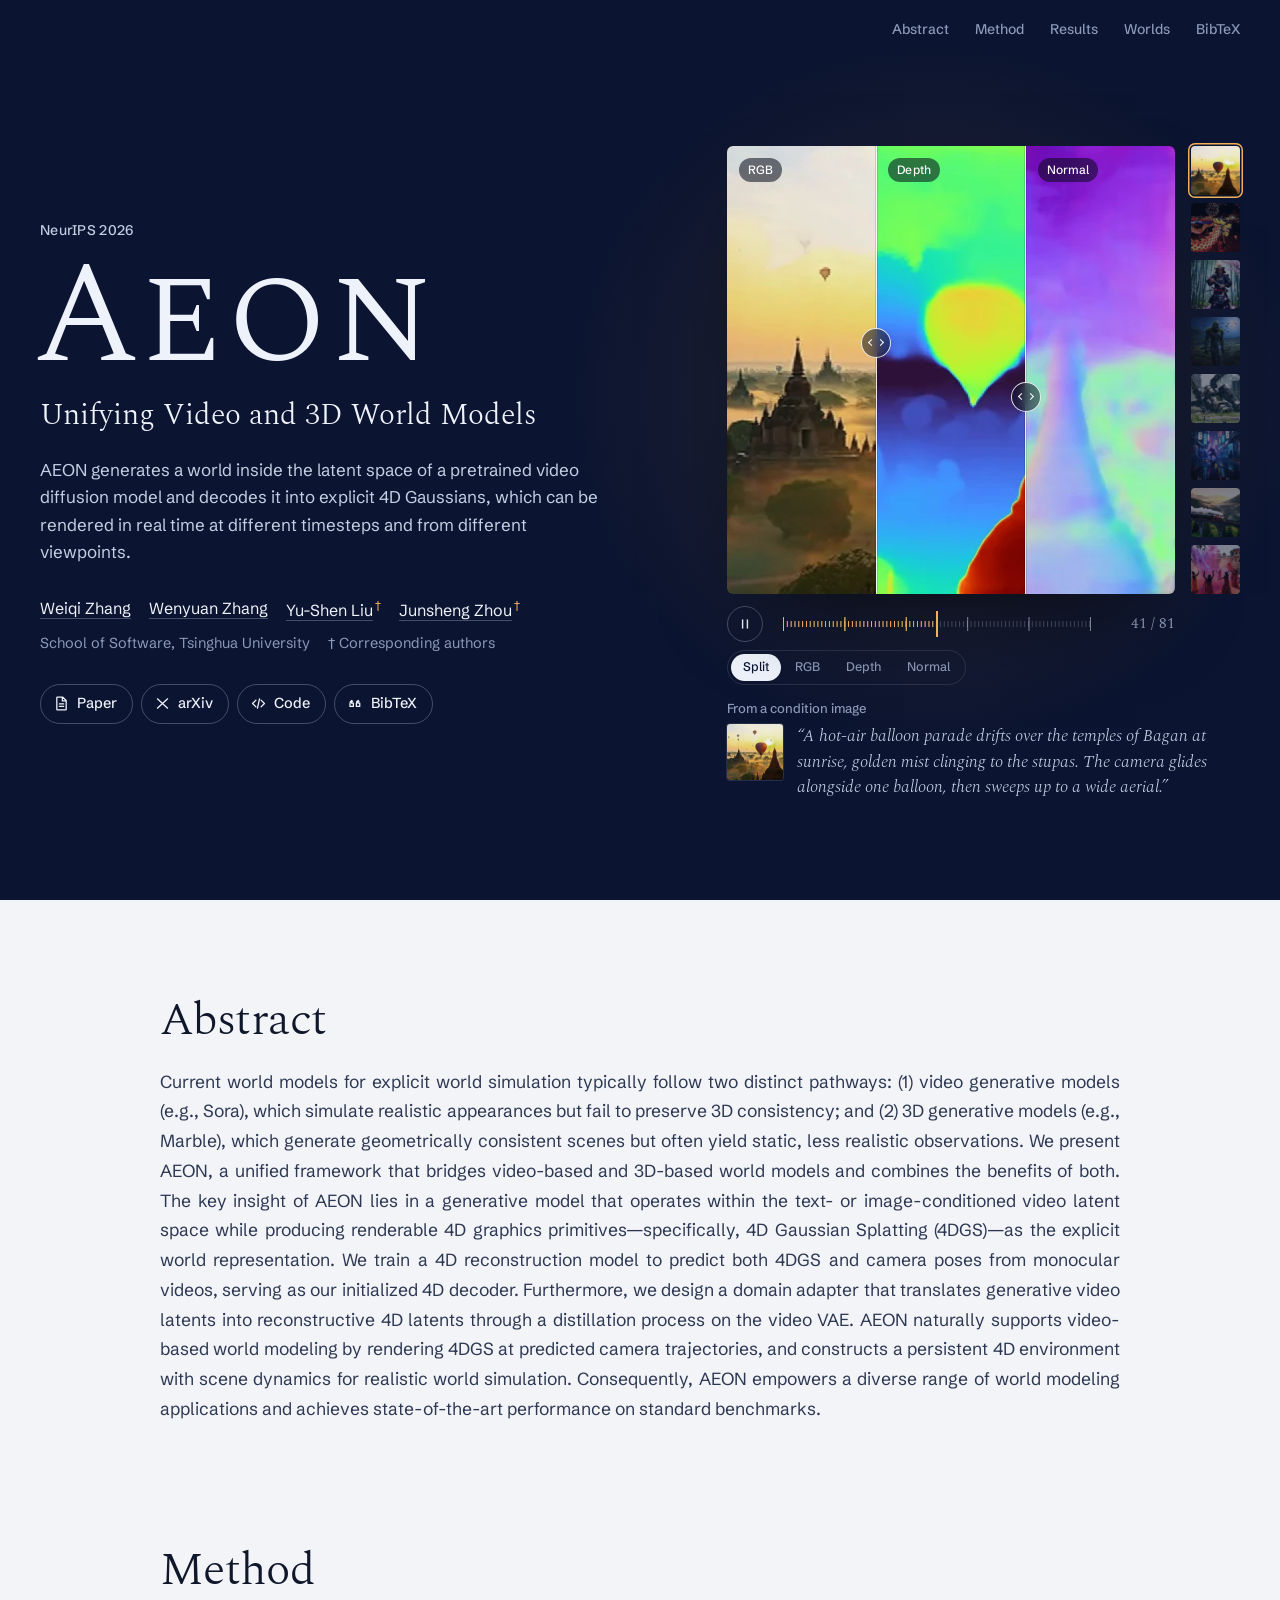
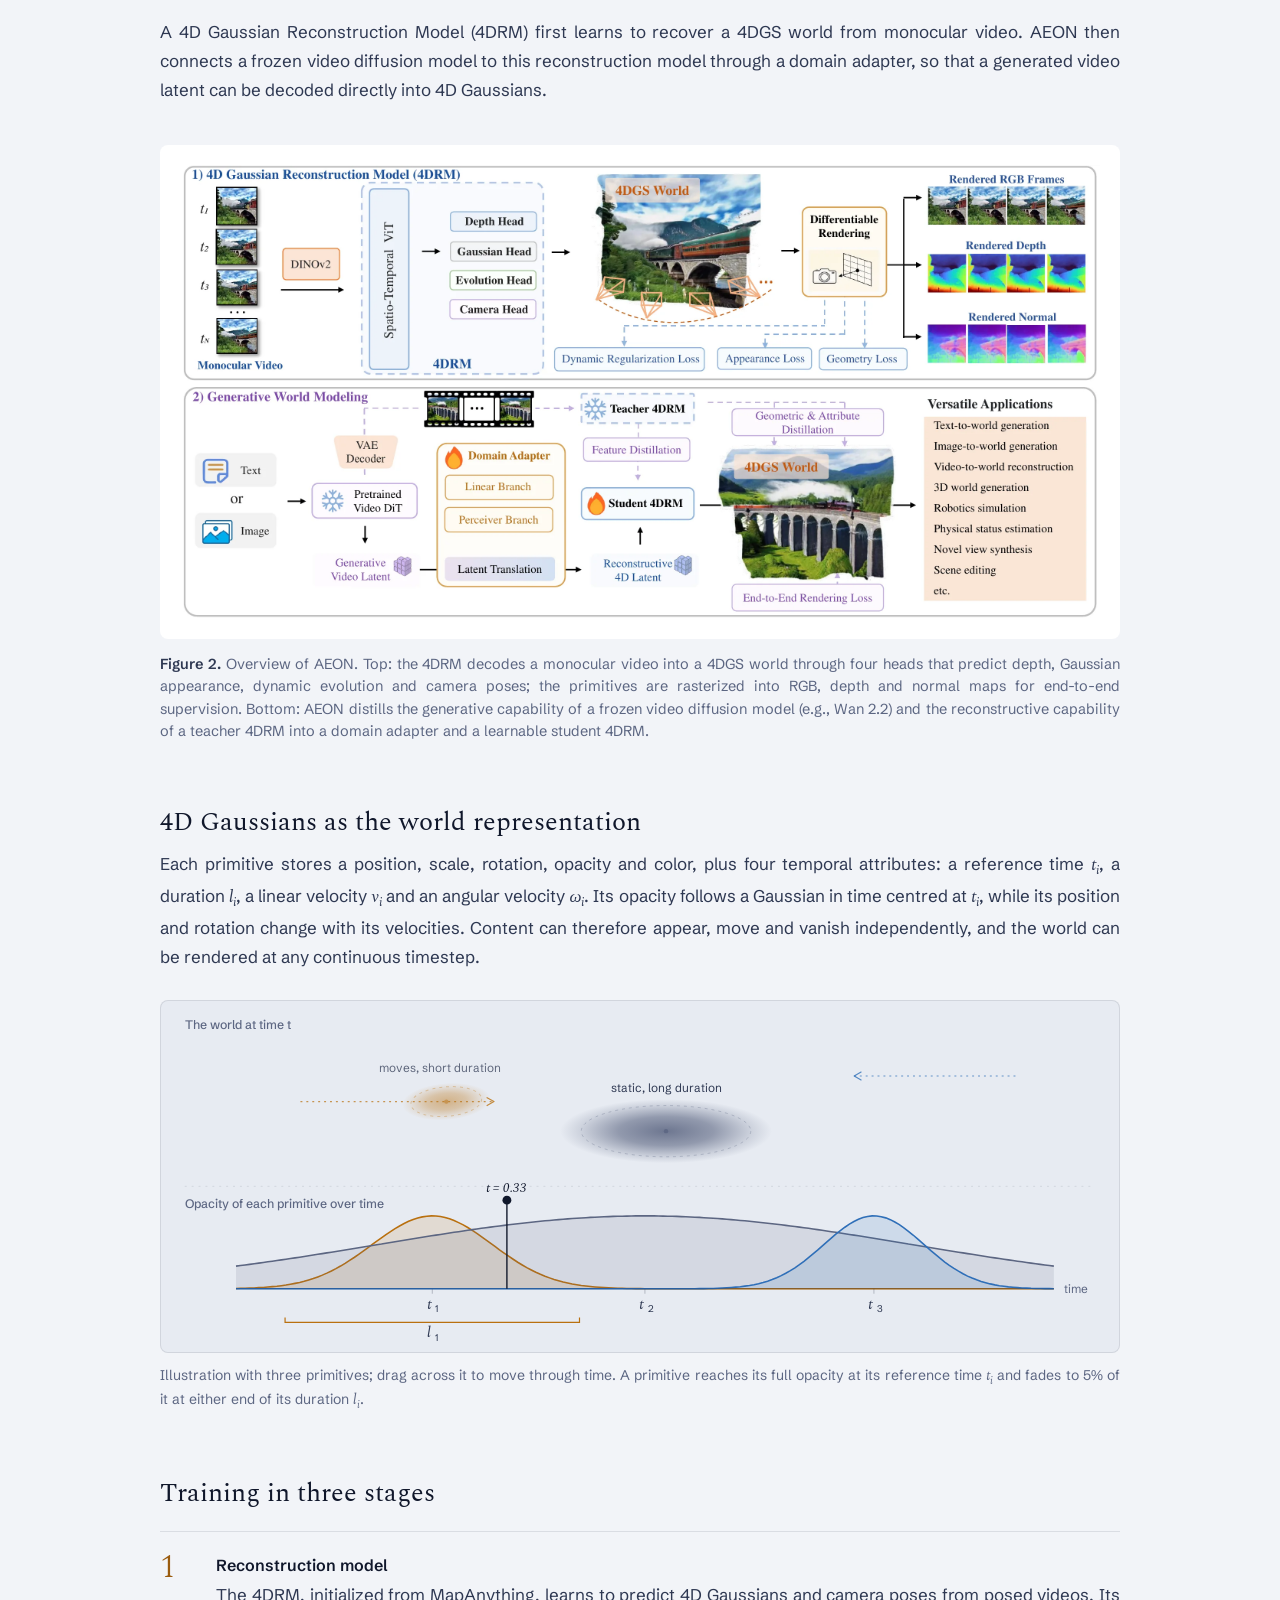
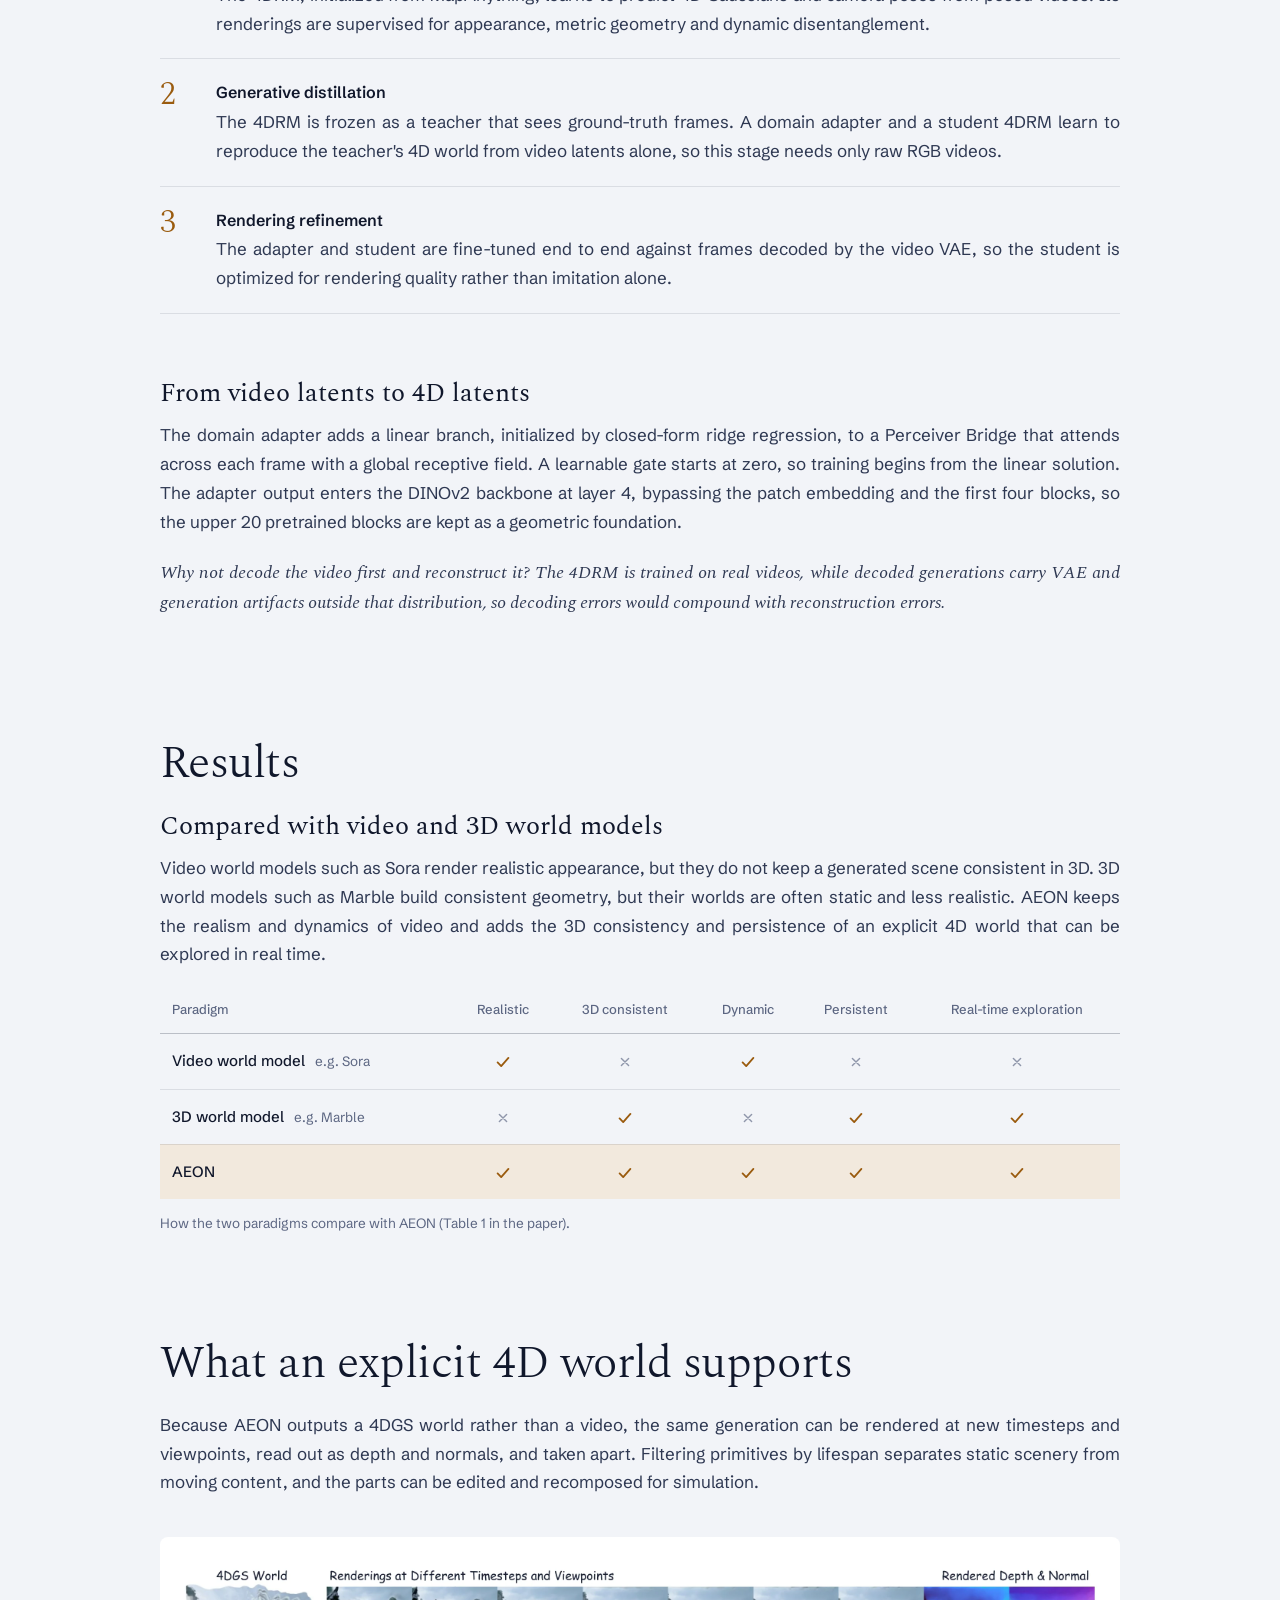
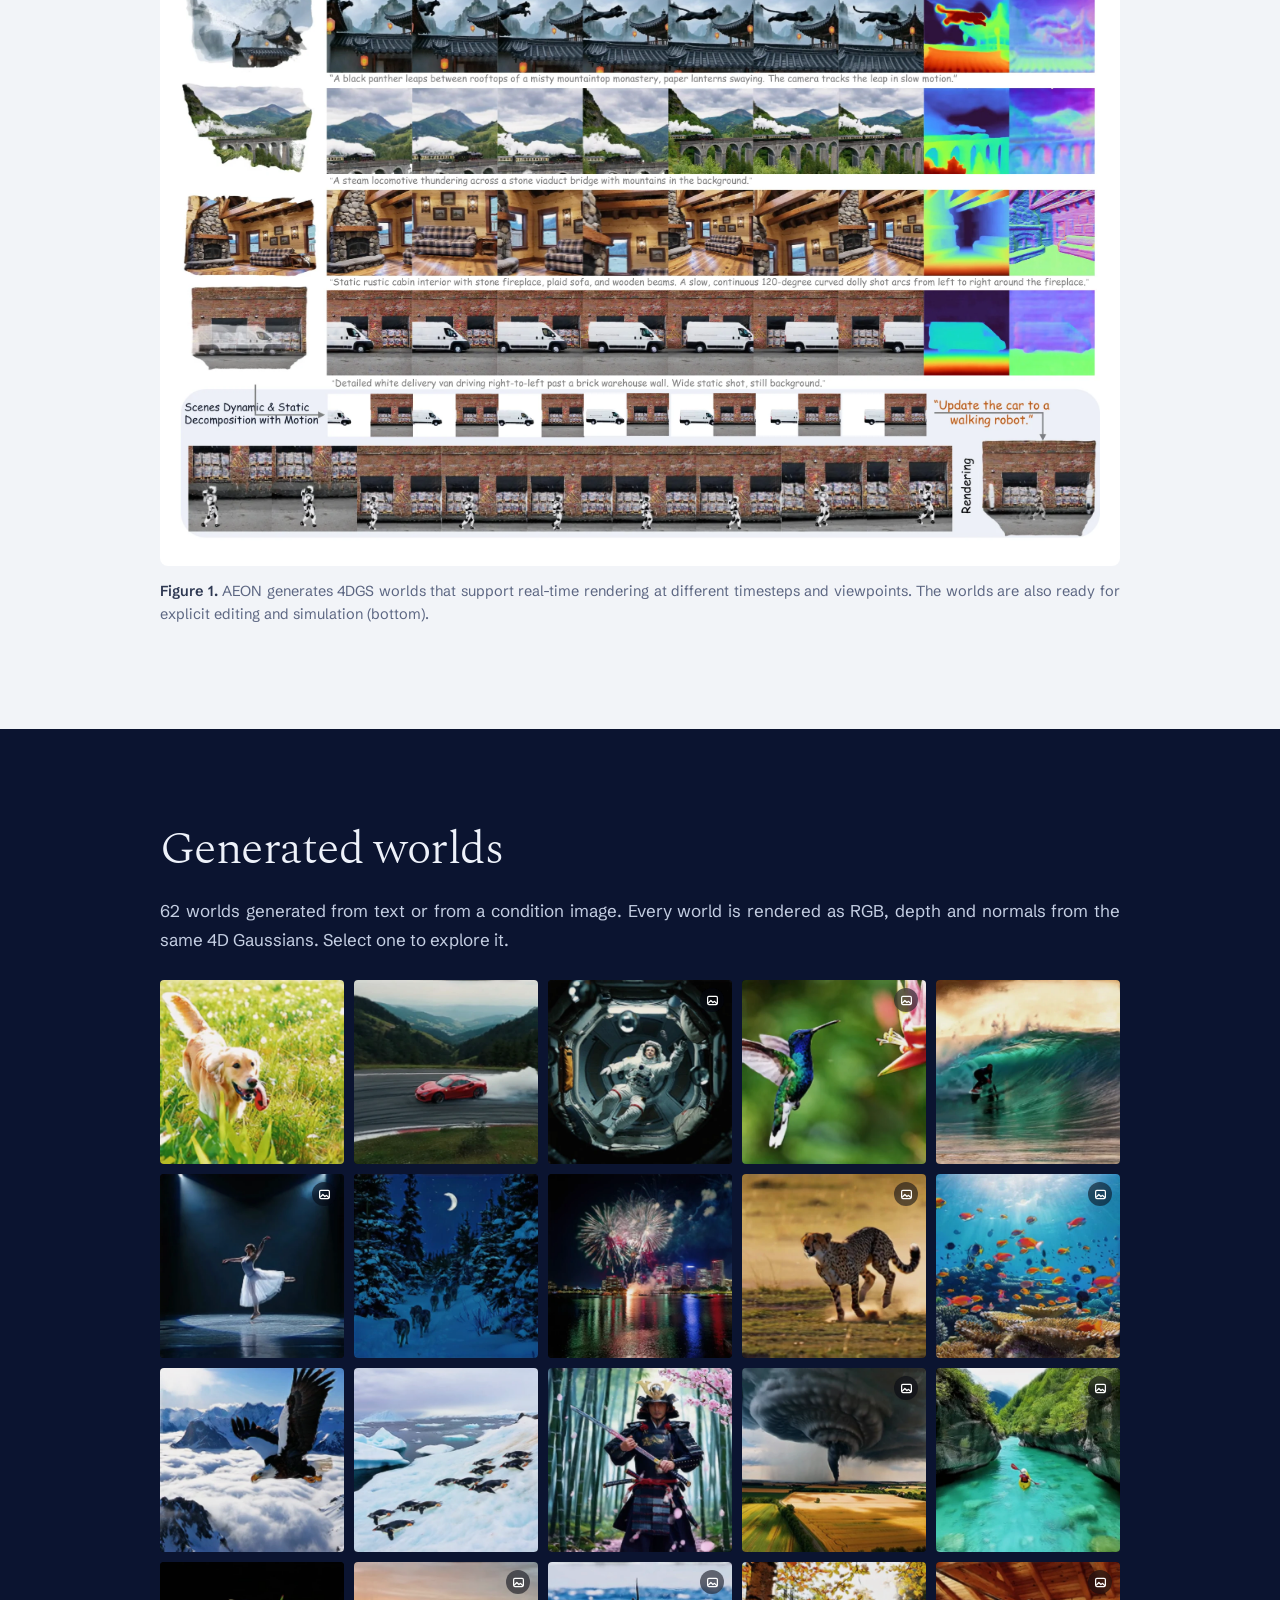
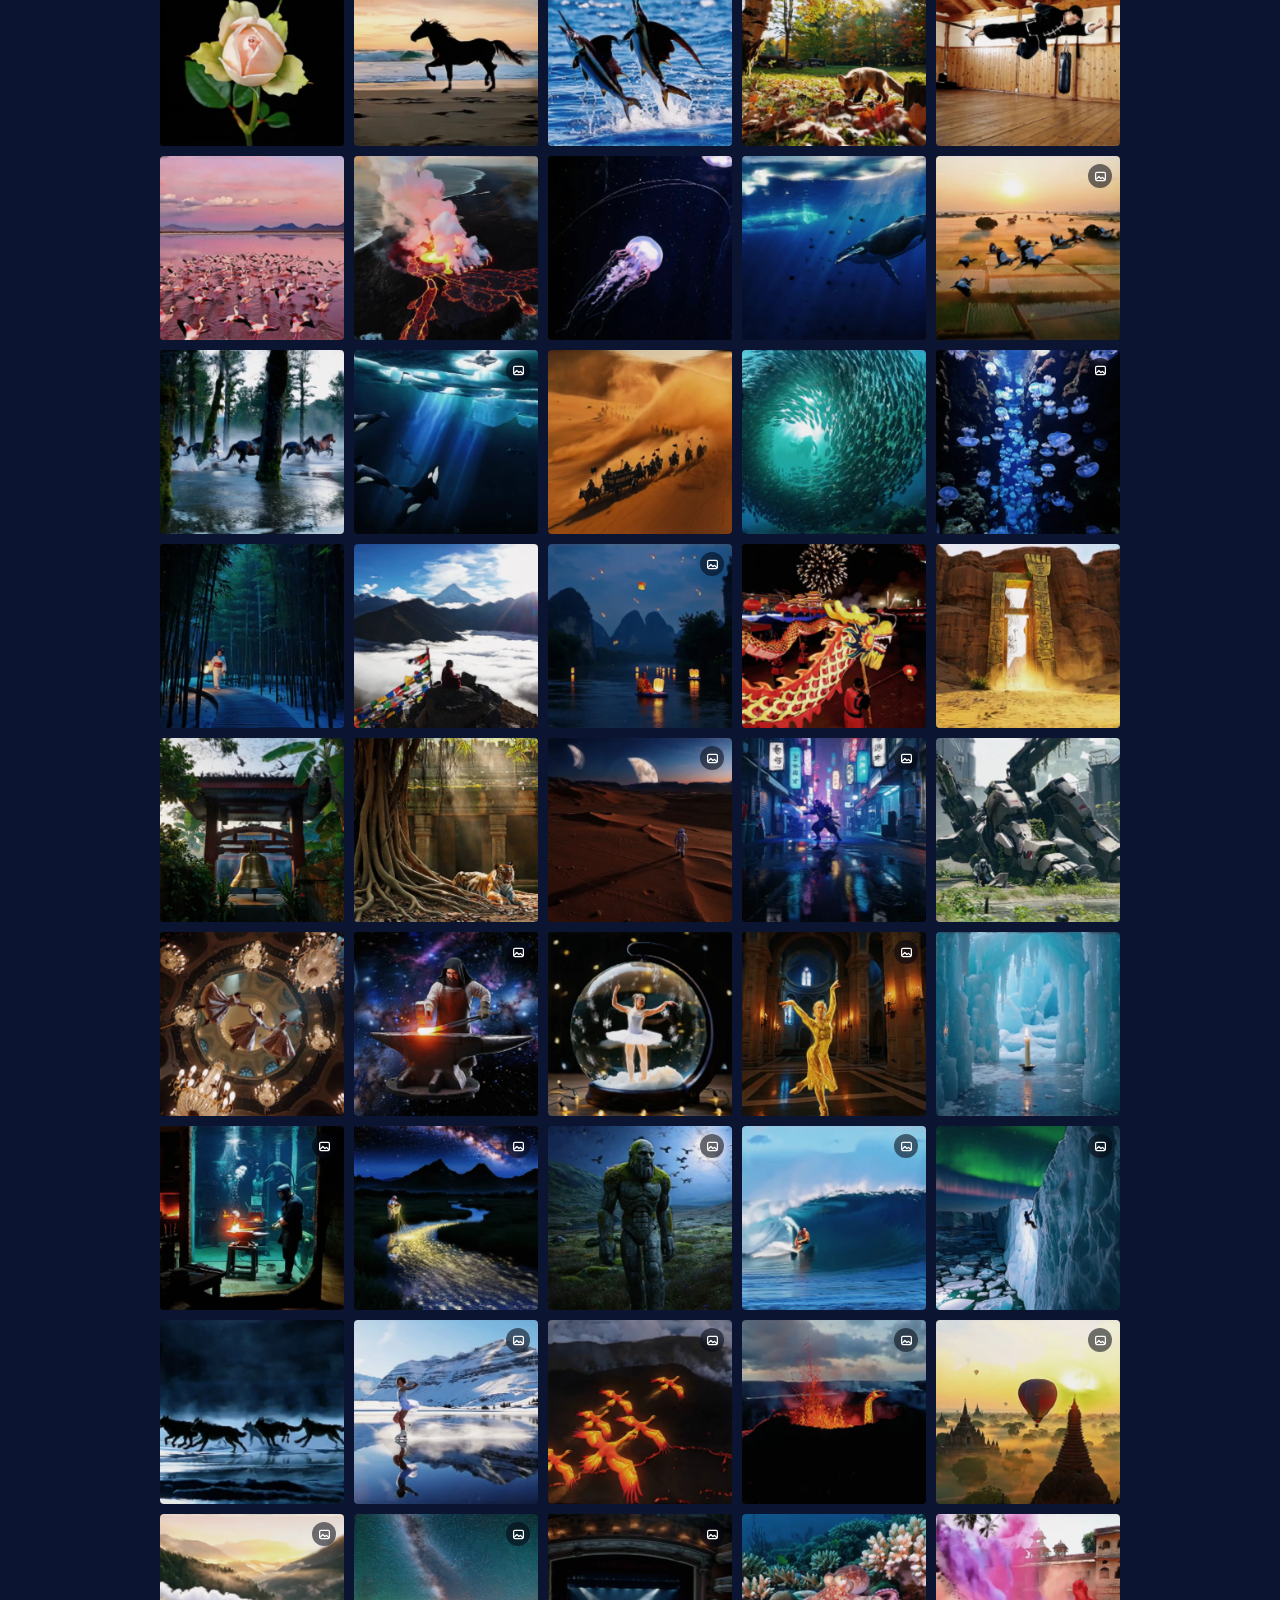
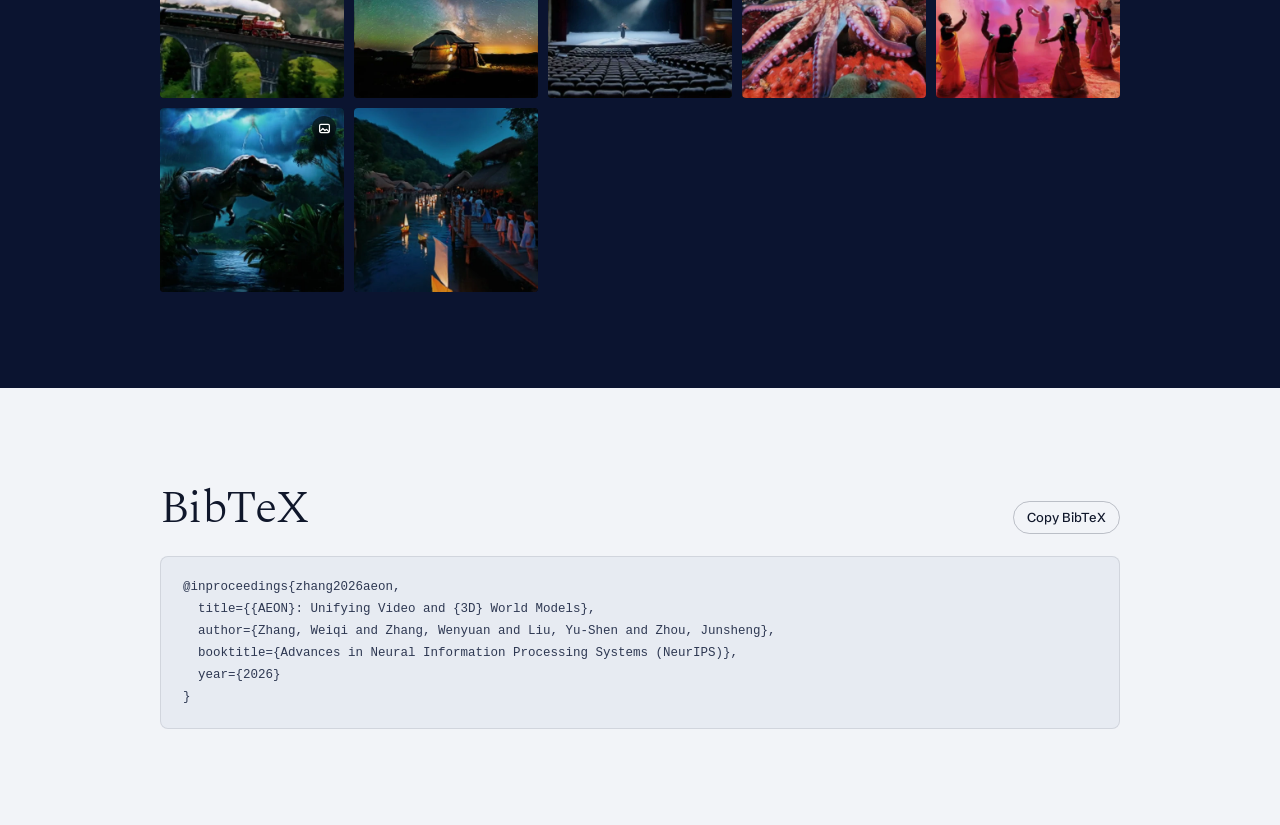
<file: AEON/index.html>
<!doctype html>
<html lang="en">
<head>
  <meta charset="utf-8">
  <meta name="viewport" content="width=device-width, initial-scale=1">
  <title>AEON: Unifying Video and 3D World Models</title>
  <meta name="description" content="AEON generates worlds inside the latent space of a pretrained video diffusion model and decodes them into explicit 4D Gaussian Splatting, which can be rendered in real time at different timesteps and viewpoints. NeurIPS 2026.">
  <meta name="keywords" content="AEON, world model, 4D Gaussian Splatting, 4DGS, video diffusion, 4D generation, 4D reconstruction">
  <meta property="og:type" content="website">
  <meta property="og:title" content="AEON: Unifying Video and 3D World Models">
  <meta property="og:description" content="Generative 4D Gaussian worlds from a video diffusion model. NeurIPS 2026.">
  <meta property="og:url" content="https://weiqi-zhang.github.io/AEON/">
  <meta property="og:image" content="https://weiqi-zhang.github.io/AEON/static/img/og.jpg">
  <meta name="twitter:card" content="summary_large_image">
  <meta name="theme-color" content="#0B1430">
  <link rel="icon" href="static/img/favicon.svg" type="image/svg+xml">
  <link rel="stylesheet" href="static/css/aeon.css">
</head>
<body>
  <a class="skip-link" href="#main">Skip to content</a>

  <nav class="topbar" aria-label="Page sections">
    <div class="topbar-inner">
      <a class="topbar-mark" href="#top" aria-label="AEON, back to top">Aeon</a>
      <ul class="topbar-links">
        <li><a href="#abstract">Abstract</a></li>
        <li><a href="#method">Method</a></li>
        <li><a href="#results">Results</a></li>
        <li><a href="#worlds">Worlds</a></li>
        <li><a href="#bibtex">BibTeX</a></li>
      </ul>
    </div>
  </nav>

  <main id="main">
    <header class="sec sec--night hero" id="top">
      <div class="hero-grid">
        <div class="hero-text">
          <p class="venue">NeurIPS 2026</p>
          <h1 class="wordmark" aria-label="AEON">Aeon</h1>
          <p class="subtitle">Unifying Video and 3D World Models</p>
          <p class="lede">AEON generates a world inside the latent space of a pretrained video diffusion model and decodes it into explicit 4D Gaussians, which can be rendered in real time at different timesteps and from different viewpoints.</p>

          <ul class="authors">
            <li><a href="https://weiqi-zhang.github.io/">Weiqi Zhang</a></li>
            <li><a href="https://wen-yuan-zhang.github.io/">Wenyuan Zhang</a></li>
            <li><a href="https://yushen-liu.github.io/">Yu-Shen Liu</a><sup aria-label="corresponding author">&dagger;</sup></li>
            <li><a href="https://junshengzhou.github.io/">Junsheng Zhou</a><sup aria-label="corresponding author">&dagger;</sup></li>
          </ul>
          <p class="affiliation">School of Software, Tsinghua University <span class="note">&dagger; Corresponding authors</span></p>

          <div class="links">
            <a class="btn" data-link href="https://arxiv.org/pdf/2610.28631">
              <svg viewBox="0 0 20 20" aria-hidden="true"><path d="M5 2.5h6.5L15.5 6.5V17a.5.5 0 0 1-.5.5H5a.5.5 0 0 1-.5-.5V3a.5.5 0 0 1 .5-.5Z M11 2.8V7h4.2 M7.5 10.5h5 M7.5 13.5h5"/></svg>
              <span>Paper</span>
            </a>
            <a class="btn" data-link href="https://arxiv.org/abs/2610.28631">
              <svg viewBox="0 0 20 20" aria-hidden="true"><path d="M4 4.5 16 15.5 M16 4.5 4 15.5"/></svg>
              <span>arXiv</span>
            </a>
            <a class="btn" data-link href="https://github.com/weiqi-zhang/AEON">
              <svg viewBox="0 0 20 20" aria-hidden="true"><path d="M7 6 3 10l4 4 M13 6l4 4-4 4 M11.2 4.5 8.8 15.5"/></svg>
              <span>Code</span>
            </a>
            <a class="btn" href="#bibtex">
              <svg viewBox="0 0 20 20" aria-hidden="true"><path d="M5.5 6.5c-1.3.6-2 1.8-2 3.5v3.5h4v-4h-2.3c0-1.1.5-1.8 1.4-2.2 M13 6.5c-1.3.6-2 1.8-2 3.5v3.5h4v-4h-2.3c0-1.1.5-1.8 1.4-2.2"/></svg>
              <span>BibTeX</span>
            </a>
          </div>
        </div>

        <figure class="hero-figure">
          <div class="viewer" id="hero-viewer"></div>
          <figcaption class="world-caption" id="hero-caption"></figcaption>
          <div class="picker" id="hero-picker" role="group" aria-label="Featured worlds"></div>
        </figure>
      </div>
    </header>

    <section class="sec" id="abstract" aria-labelledby="abstract-title">
      <div class="col">
        <h2 id="abstract-title">Abstract</h2>
        <p class="abstract">Current world models for explicit world simulation typically follow two distinct pathways: (1) video generative models (e.g., Sora), which simulate realistic appearances but fail to preserve 3D consistency; and (2) 3D generative models (e.g., Marble), which generate geometrically consistent scenes but often yield static, less realistic observations. We present AEON, a unified framework that bridges video-based and 3D-based world models and combines the benefits of both. The key insight of AEON lies in a generative model that operates within the text- or image-conditioned video latent space while producing renderable 4D graphics primitives&mdash;specifically, 4D Gaussian Splatting (4DGS)&mdash;as the explicit world representation. We train a 4D reconstruction model to predict both 4DGS and camera poses from monocular videos, serving as our initialized 4D decoder. Furthermore, we design a domain adapter that translates generative video latents into reconstructive 4D latents through a distillation process on the video VAE. AEON naturally supports video-based world modeling by rendering 4DGS at predicted camera trajectories, and constructs a persistent 4D environment with scene dynamics for realistic world simulation. Consequently, AEON empowers a diverse range of world modeling applications and achieves state-of-the-art performance on standard benchmarks.</p>
      </div>
    </section>

    <section class="sec" id="method" aria-labelledby="method-title">
      <div class="col">
        <h2 id="method-title">Method</h2>
        <p>A 4D Gaussian Reconstruction Model (4DRM) first learns to recover a 4DGS world from monocular video. AEON then connects a frozen video diffusion model to this reconstruction model through a domain adapter, so that a generated video latent can be decoded directly into 4D Gaussians.</p>
      </div>
      <figure class="col col--wide figure">
        <div class="plate"><img src="static/img/method.webp" width="2400" height="1184" loading="lazy" decoding="async" alt="Overview of AEON: the 4D Gaussian Reconstruction Model on top, generative world modeling with a domain adapter and a student 4DRM below."></div>
        <figcaption><b>Figure 2.</b> Overview of AEON. Top: the 4DRM decodes a monocular video into a 4DGS world through four heads that predict depth, Gaussian appearance, dynamic evolution and camera poses; the primitives are rasterized into RGB, depth and normal maps for end-to-end supervision. Bottom: AEON distills the generative capability of a frozen video diffusion model (e.g., Wan 2.2) and the reconstructive capability of a teacher 4DRM into a domain adapter and a learnable student 4DRM.</figcaption>
      </figure>

      <div class="col">
        <h3>4D Gaussians as the world representation</h3>
        <p>Each primitive stores a position, scale, rotation, opacity and color, plus four temporal attributes: a reference time <i>t<sub>i</sub></i>, a duration <i>l<sub>i</sub></i>, a linear velocity <i>v<sub>i</sub></i> and an angular velocity <i>&omega;<sub>i</sub></i>. Its opacity follows a Gaussian in time centred at <i>t<sub>i</sub></i>, while its position and rotation change with its velocities. Content can therefore appear, move and vanish independently, and the world can be rendered at any continuous timestep.</p>
      </div>
      <figure class="col explainer" id="explainer">
        <div class="explainer-stage">
          <svg class="explainer-svg" viewBox="0 0 960 344" role="img" aria-labelledby="explainer-desc">
            <desc id="explainer-desc">Three illustrative 4D Gaussian primitives. The top band shows them in space; the bottom band shows their opacity over time as Gaussian curves. A time marker moves across the curves.</desc>
          </svg>
        </div>
        <figcaption>Illustration with three primitives; drag across it to move through time. A primitive reaches its full opacity at its reference time <i>t<sub>i</sub></i> and fades to 5% of it at either end of its duration <i>l<sub>i</sub></i>.</figcaption>
      </figure>

      <div class="col">
        <h3>Training in three stages</h3>
        <ol class="stages">
          <li>
            <span class="stage-num" aria-hidden="true">1</span>
            <div>
              <h4>Reconstruction model</h4>
              <p>The 4DRM, initialized from MapAnything, learns to predict 4D Gaussians and camera poses from posed videos. Its renderings are supervised for appearance, metric geometry and dynamic disentanglement.</p>
            </div>
          </li>
          <li>
            <span class="stage-num" aria-hidden="true">2</span>
            <div>
              <h4>Generative distillation</h4>
              <p>The 4DRM is frozen as a teacher that sees ground-truth frames. A domain adapter and a student 4DRM learn to reproduce the teacher's 4D world from video latents alone, so this stage needs only raw RGB videos.</p>
            </div>
          </li>
          <li>
            <span class="stage-num" aria-hidden="true">3</span>
            <div>
              <h4>Rendering refinement</h4>
              <p>The adapter and student are fine-tuned end to end against frames decoded by the video VAE, so the student is optimized for rendering quality rather than imitation alone.</p>
            </div>
          </li>
        </ol>

        <h3>From video latents to 4D latents</h3>
        <p>The domain adapter adds a linear branch, initialized by closed-form ridge regression, to a Perceiver Bridge that attends across each frame with a global receptive field. A learnable gate starts at zero, so training begins from the linear solution. The adapter output enters the DINOv2 backbone at layer 4, bypassing the patch embedding and the first four blocks, so the upper 20 pretrained blocks are kept as a geometric foundation.</p>
        <p class="aside">Why not decode the video first and reconstruct it? The 4DRM is trained on real videos, while decoded generations carry VAE and generation artifacts outside that distribution, so decoding errors would compound with reconstruction errors.</p>
      </div>
    </section>

    <section class="sec" id="results" aria-labelledby="results-title">
      <div class="col">
        <h2 id="results-title">Results</h2>
        <h3>Compared with video and 3D world models</h3>
        <p>Video world models such as Sora render realistic appearance, but they do not keep a generated scene consistent in 3D. 3D world models such as Marble build consistent geometry, but their worlds are often static and less realistic. AEON keeps the realism and dynamics of video and adds the 3D consistency and persistence of an explicit 4D world that can be explored in real time.</p>
      </div>
      <div class="col col--wide">
        <div class="table-wrap">
          <table class="paradigms">
            <caption>How the two paradigms compare with AEON (Table 1 in the paper).</caption>
            <thead>
              <tr>
                <th scope="col">Paradigm</th>
                <th scope="col">Realistic</th>
                <th scope="col">3D consistent</th>
                <th scope="col">Dynamic</th>
                <th scope="col">Persistent</th>
                <th scope="col">Real-time exploration</th>
              </tr>
            </thead>
            <tbody>
              <tr>
                <th scope="row">Video world model <span class="eg">e.g. Sora</span></th>
                <td data-yes><span class="sr">Yes</span></td><td data-no><span class="sr">No</span></td><td data-yes><span class="sr">Yes</span></td><td data-no><span class="sr">No</span></td><td data-no><span class="sr">No</span></td>
              </tr>
              <tr>
                <th scope="row">3D world model <span class="eg">e.g. Marble</span></th>
                <td data-no><span class="sr">No</span></td><td data-yes><span class="sr">Yes</span></td><td data-no><span class="sr">No</span></td><td data-yes><span class="sr">Yes</span></td><td data-yes><span class="sr">Yes</span></td>
              </tr>
              <tr class="ours">
                <th scope="row">AEON</th>
                <td data-yes><span class="sr">Yes</span></td><td data-yes><span class="sr">Yes</span></td><td data-yes><span class="sr">Yes</span></td><td data-yes><span class="sr">Yes</span></td><td data-yes><span class="sr">Yes</span></td>
              </tr>
            </tbody>
          </table>
        </div>
      </div>
    </section>

    <section class="sec" id="applications" aria-labelledby="applications-title">
      <div class="col">
        <h2 id="applications-title">What an explicit 4D world supports</h2>
        <p>Because AEON outputs a 4DGS world rather than a video, the same generation can be rendered at new timesteps and viewpoints, read out as depth and normals, and taken apart. Filtering primitives by lifespan separates static scenery from moving content, and the parts can be edited and recomposed for simulation.</p>
      </div>
      <figure class="col col--wide figure">
        <div class="plate"><img src="static/img/teaser.webp" width="2400" height="1535" loading="lazy" decoding="async" alt="Four generated 4DGS worlds rendered at different timesteps and viewpoints with depth and normals, and an edited scene where a van is replaced by a walking robot."></div>
        <figcaption><b>Figure 1.</b> AEON generates 4DGS worlds that support real-time rendering at different timesteps and viewpoints. The worlds are also ready for explicit editing and simulation (bottom).</figcaption>
      </figure>
    </section>

    <section class="sec sec--night" id="worlds" aria-labelledby="worlds-title">
      <div class="col worlds-head">
        <h2 id="worlds-title">Generated worlds</h2>
        <p>62 worlds generated from text or from a condition image. Every world is rendered as RGB, depth and normals from the same 4D Gaussians. Select one to explore it.</p>
      </div>
      <div class="col">
        <ul class="world-grid" id="world-grid"></ul>
      </div>
    </section>

    <section class="sec" id="bibtex" aria-labelledby="bibtex-title">
      <div class="col">
        <div class="bibtex-head">
          <h2 id="bibtex-title">BibTeX</h2>
          <button type="button" class="copy" data-copy="#bibtex-code">Copy BibTeX</button>
        </div>
        <div class="bibtex">
<pre><code id="bibtex-code">@inproceedings{zhang2026aeon,
  title={{AEON}: Unifying Video and {3D} World Models},
  author={Zhang, Weiqi and Zhang, Wenyuan and Liu, Yu-Shen and Zhou, Junsheng},
  booktitle={Advances in Neural Information Processing Systems (NeurIPS)},
  year={2026}
}</code></pre>
        </div>
      </div>
    </section>
  </main>

  <dialog class="world-dialog" id="world-dialog" aria-label="World viewer">
    <div class="dialog-body">
      <div class="dialog-top">
        <div class="dialog-nav">
          <button type="button" class="btn btn--quiet" data-step="-1">Previous</button>
          <span class="dialog-count" id="dialog-count"></span>
          <button type="button" class="btn btn--quiet" data-step="1">Next</button>
        </div>
        <button type="button" class="dialog-close" aria-label="Close viewer">
          <svg viewBox="0 0 20 20" aria-hidden="true"><path d="M5 5l10 10M15 5 5 15"/></svg>
        </button>
      </div>
      <div class="viewer" id="dialog-viewer"></div>
      <div class="world-caption" id="dialog-caption"></div>
    </div>
  </dialog>

  <template id="viewer-template">
    <div class="viewer-stage">
      <canvas class="viewer-canvas"></canvas>
      <div class="band-labels" aria-hidden="true">
        <span class="band-label" data-band="0">RGB</span>
        <span class="band-label" data-band="1">Depth</span>
        <span class="band-label" data-band="2">Normal</span>
      </div>
      <div class="divider" data-divider="0" tabindex="0" role="slider" aria-label="Boundary between RGB and depth" aria-valuemin="0" aria-valuemax="100"><span class="grip"></span></div>
      <div class="divider" data-divider="1" tabindex="0" role="slider" aria-label="Boundary between depth and normals" aria-valuemin="0" aria-valuemax="100"><span class="grip"></span></div>
    </div>
    <div class="viewer-controls">
      <button type="button" class="play" aria-label="Pause">
        <svg class="i-pause" viewBox="0 0 20 20" aria-hidden="true"><path d="M7 5v10M13 5v10"/></svg>
        <svg class="i-play" viewBox="0 0 20 20" aria-hidden="true"><path d="M7 4.8v10.4L15.5 10Z"/></svg>
      </button>
      <div class="timeline">
        <div class="ticks" aria-hidden="true"><div class="ticks-done"></div></div>
        <input type="range" class="time" min="0" max="80" step="1" value="0" aria-label="Timestep">
      </div>
      <output class="readout" aria-live="off"></output>
    </div>
    <div class="viewer-modes" role="group" aria-label="Rendering">
      <button type="button" data-mode="split" aria-pressed="true">Split</button>
      <button type="button" data-mode="rgb" aria-pressed="false">RGB</button>
      <button type="button" data-mode="depth" aria-pressed="false">Depth</button>
      <button type="button" data-mode="normal" aria-pressed="false">Normal</button>
    </div>
  </template>

  <script src="static/js/worlds.js"></script>
  <script src="static/js/aeon.js"></script>
</body>
</html>
</file>
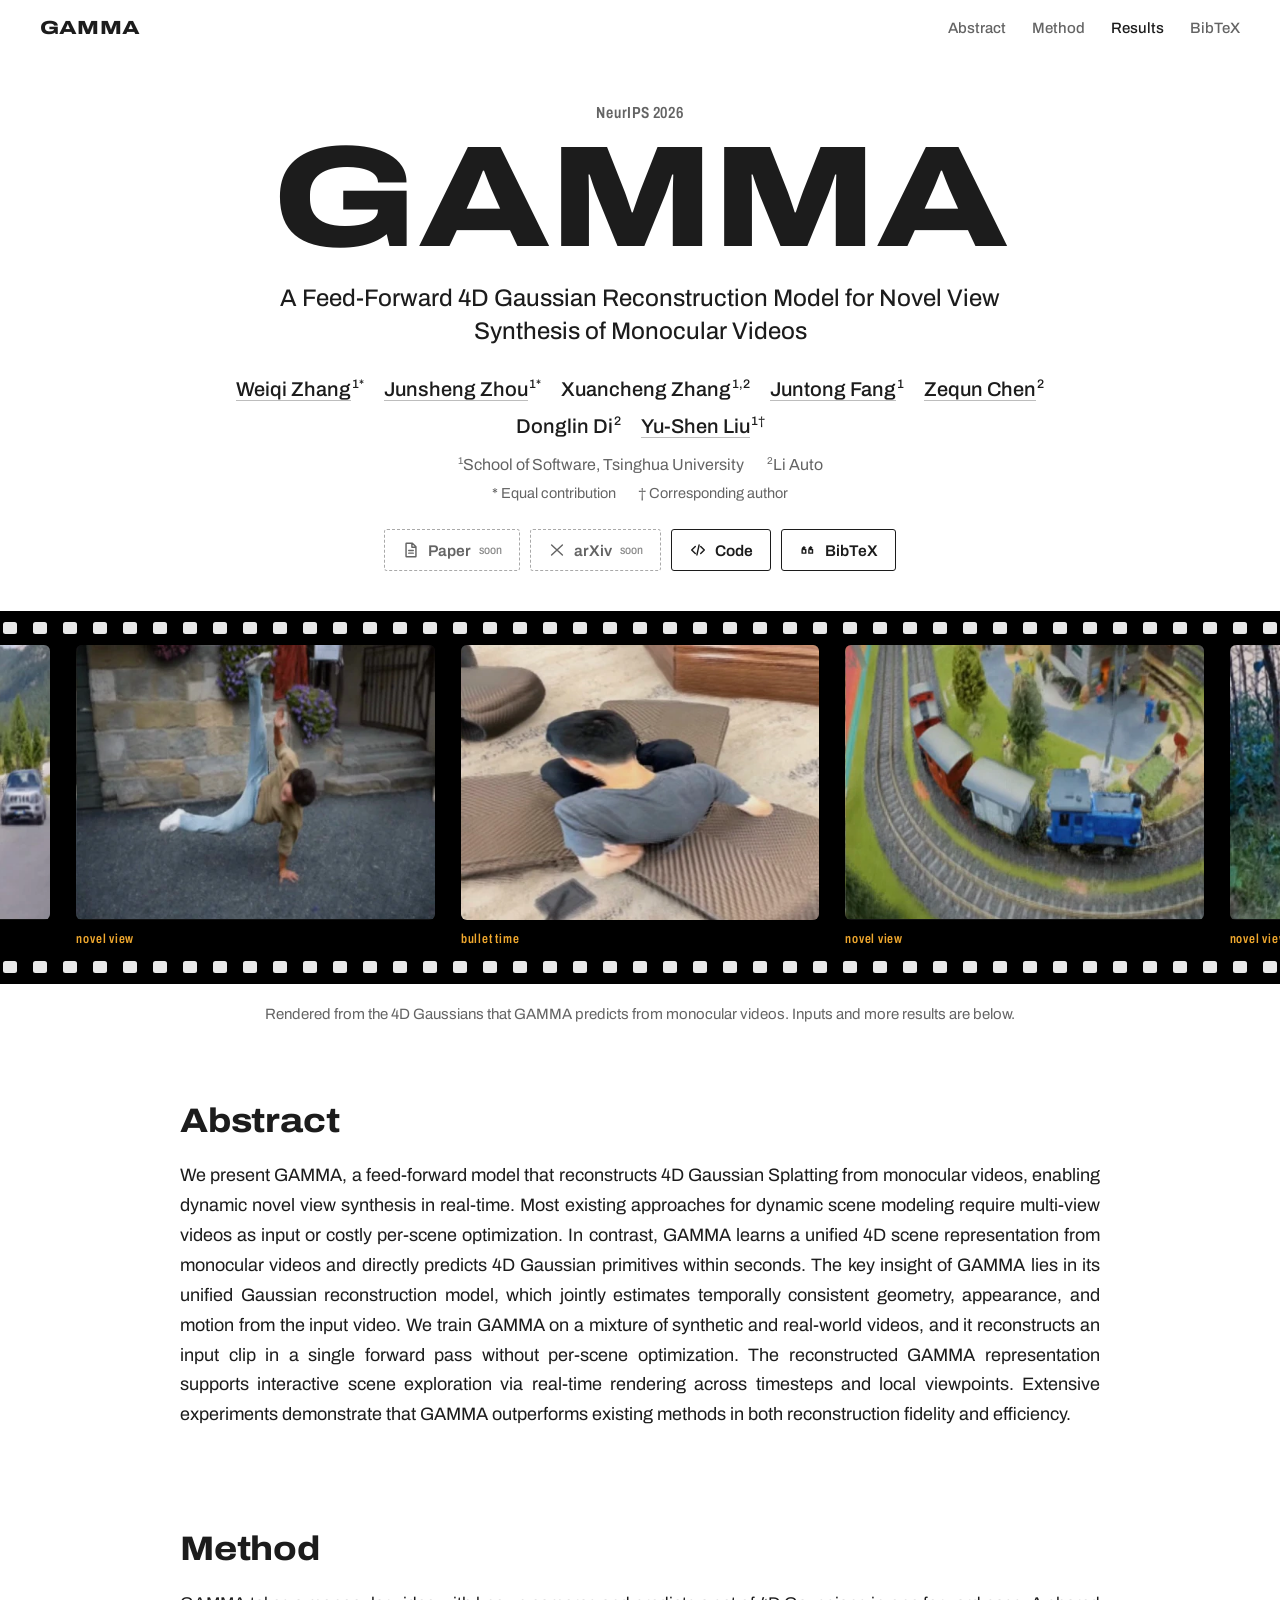
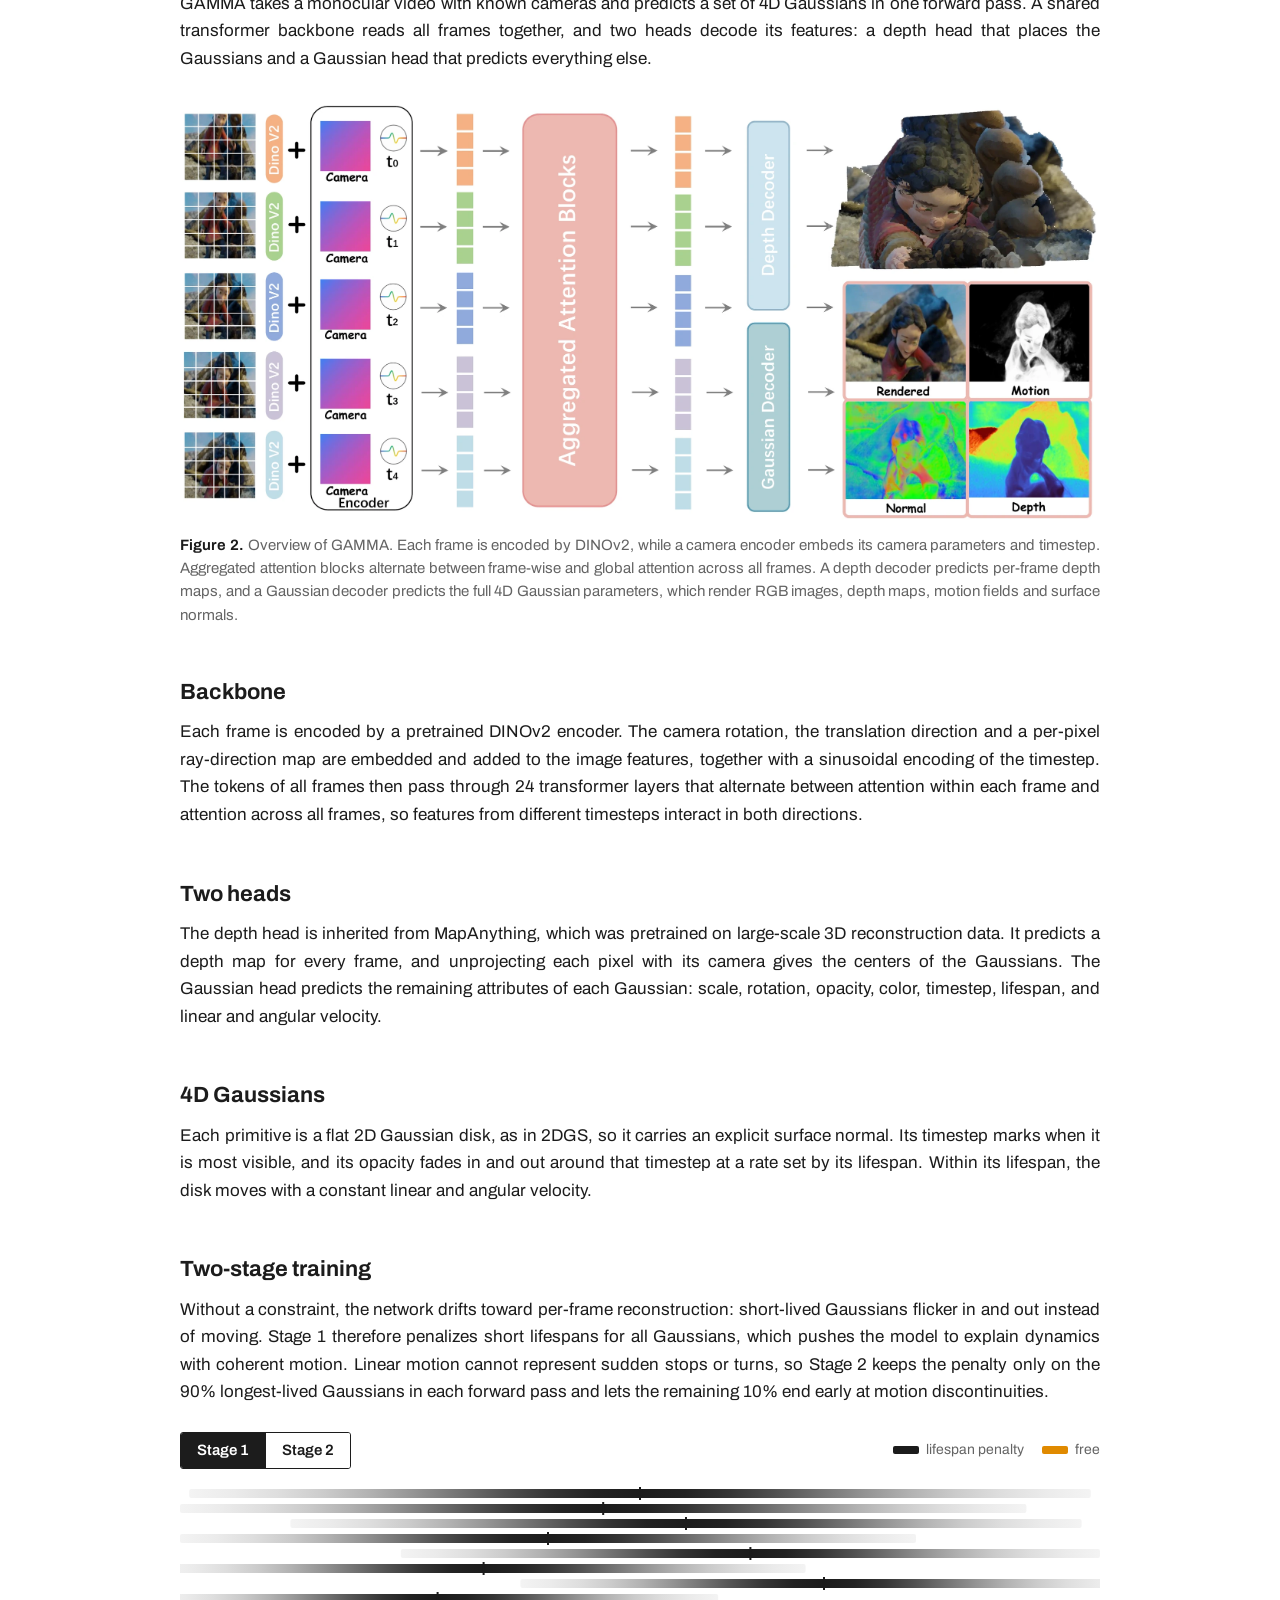
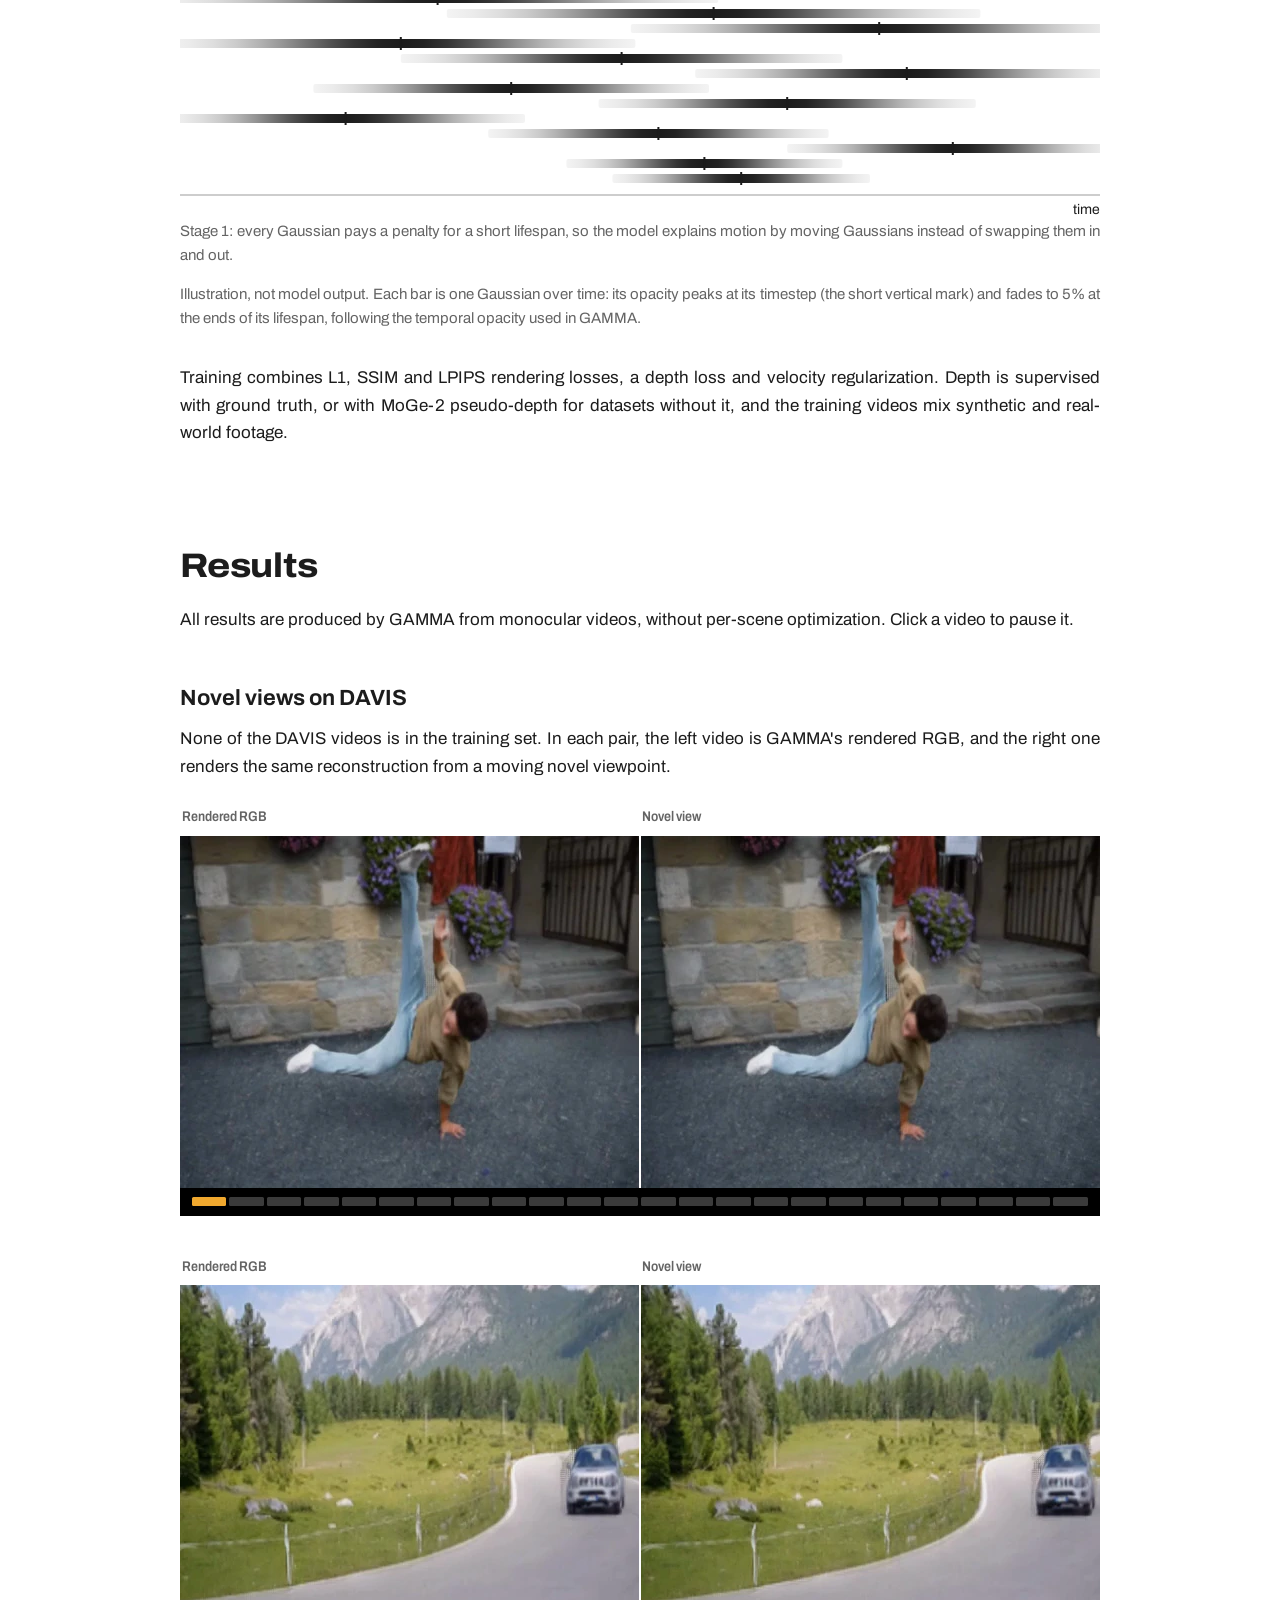
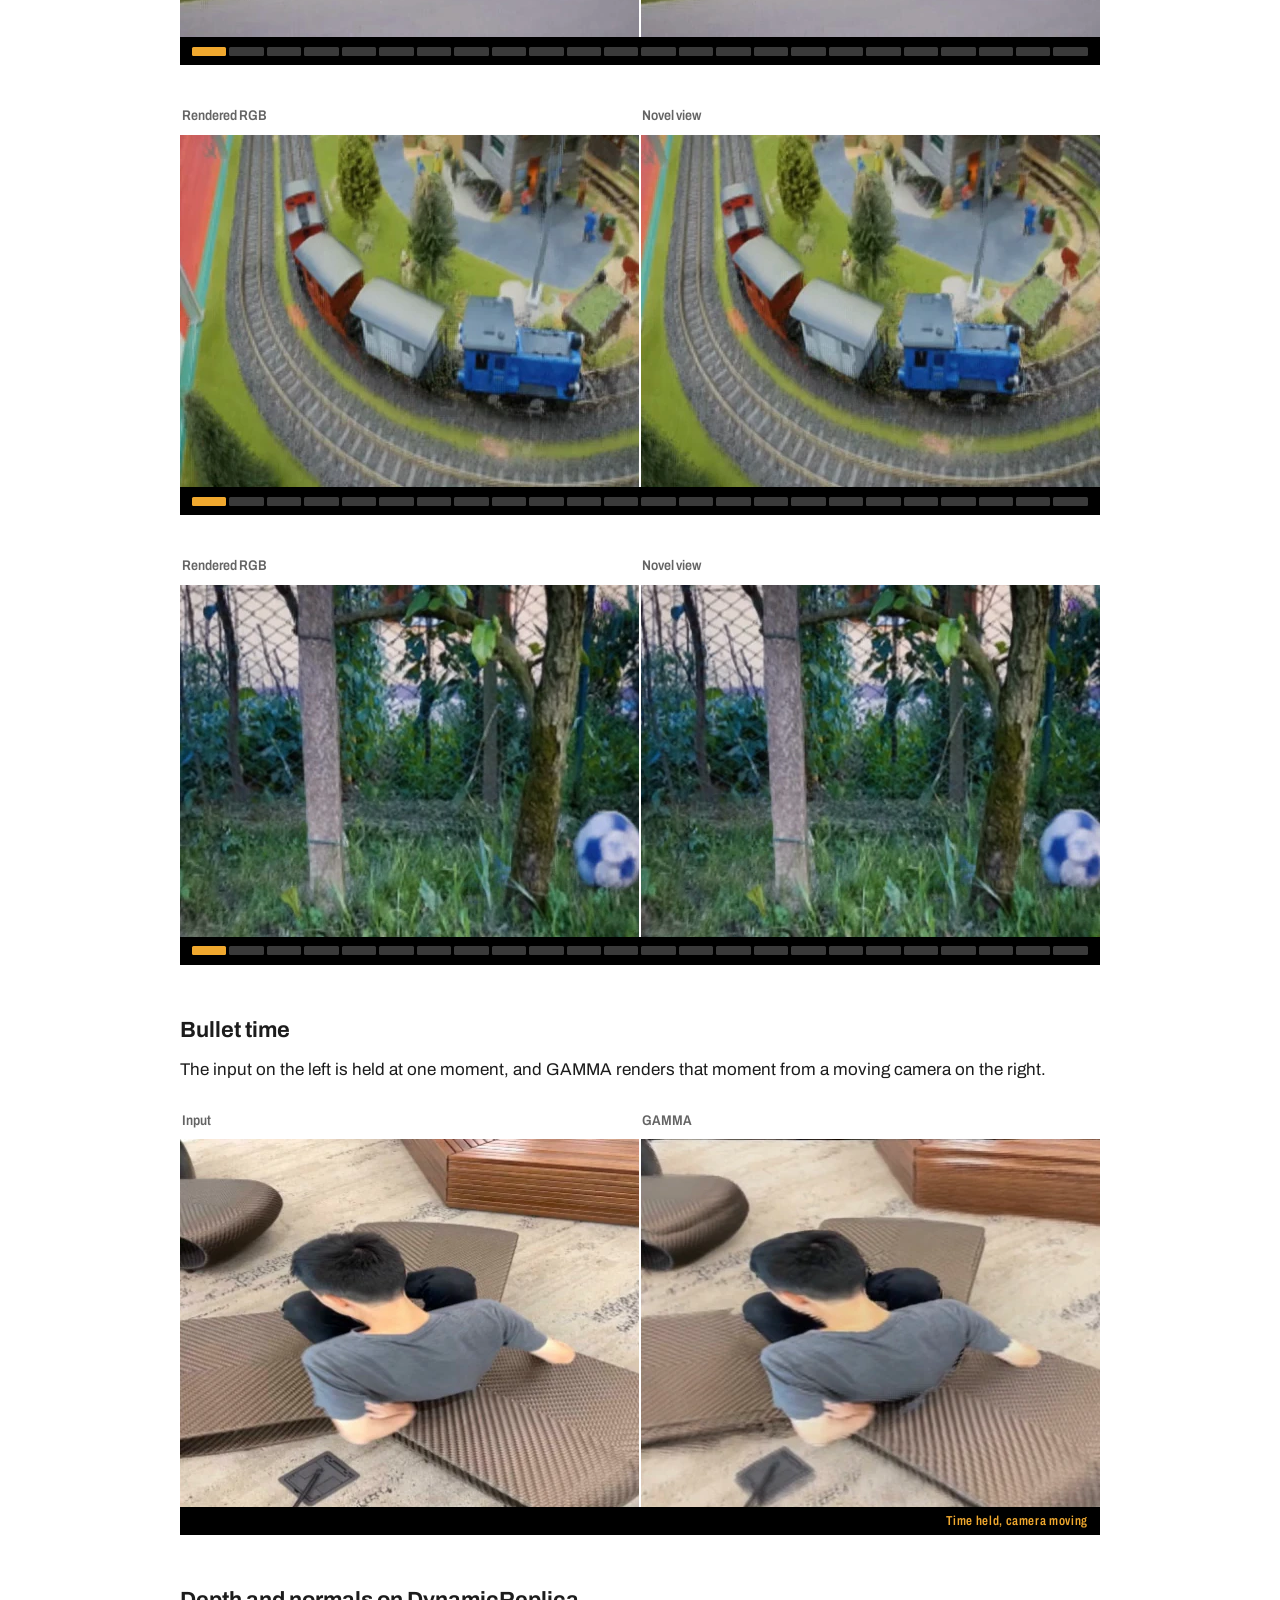
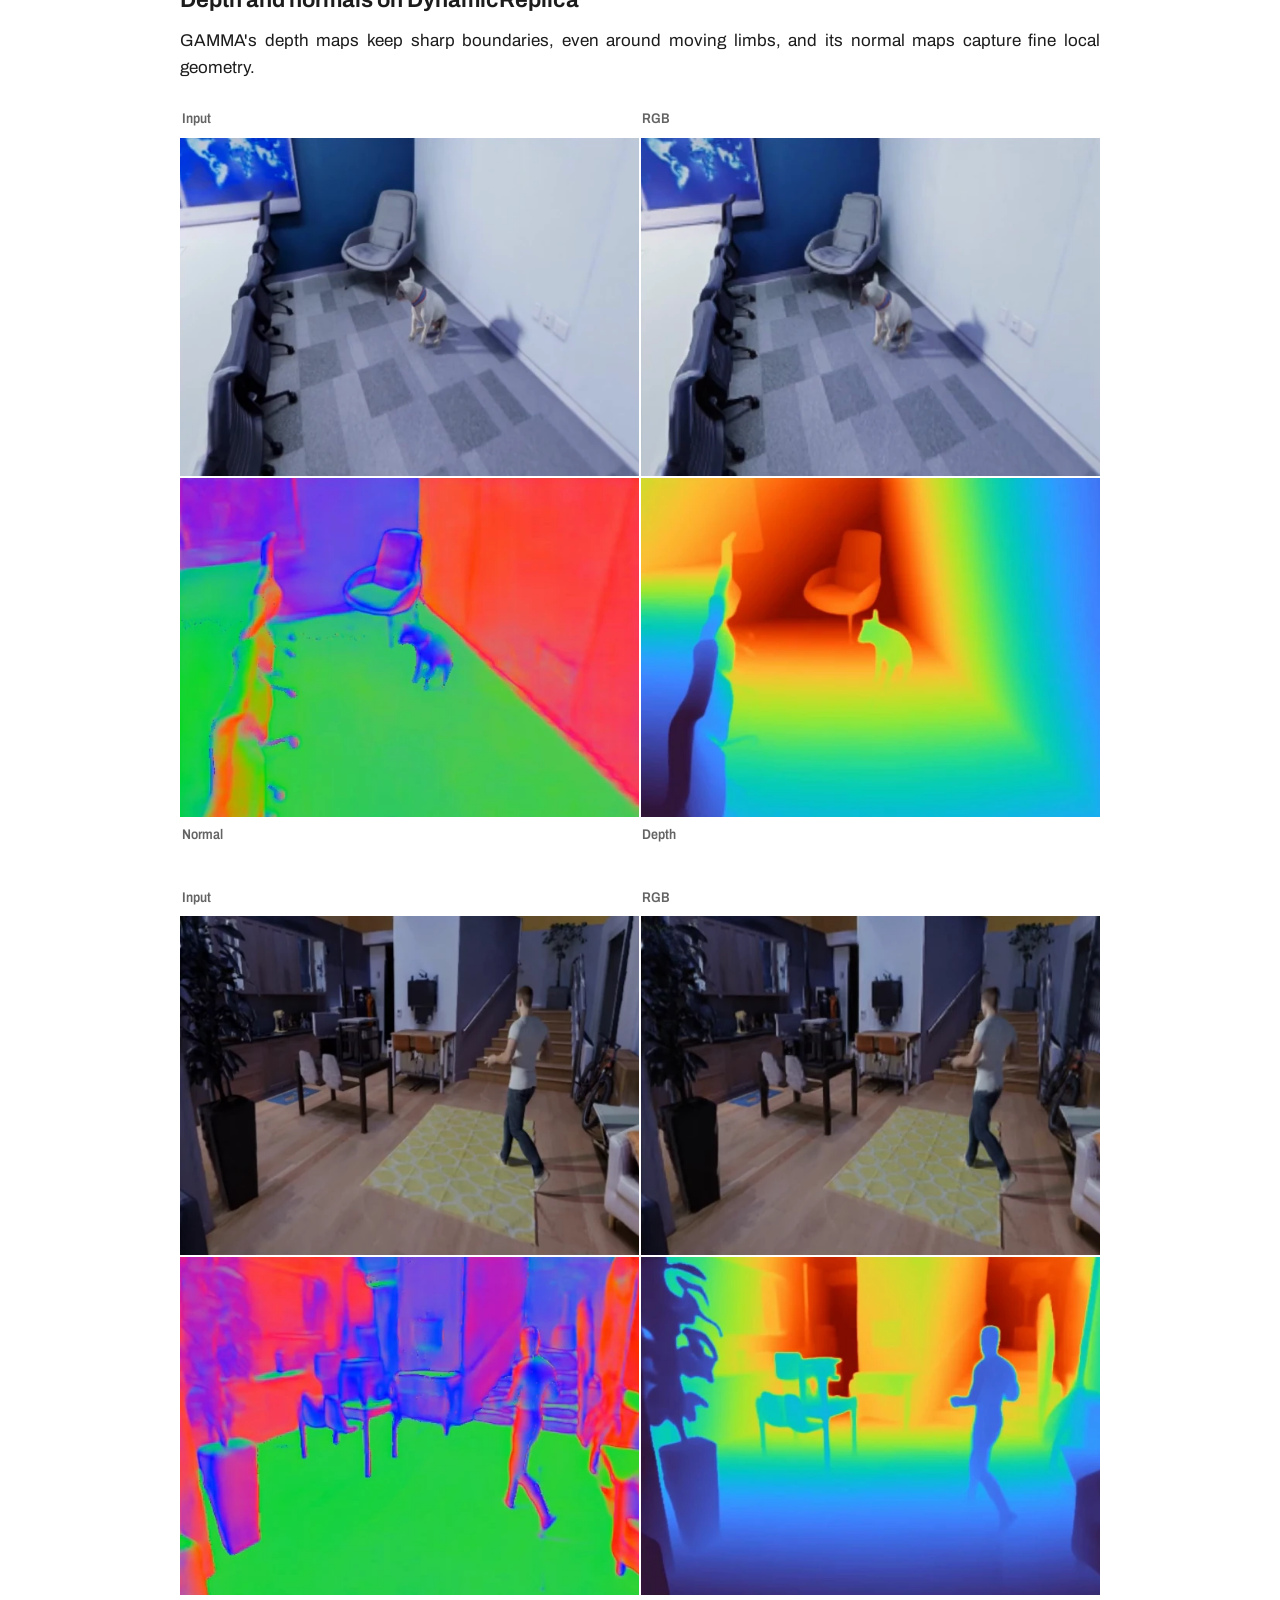
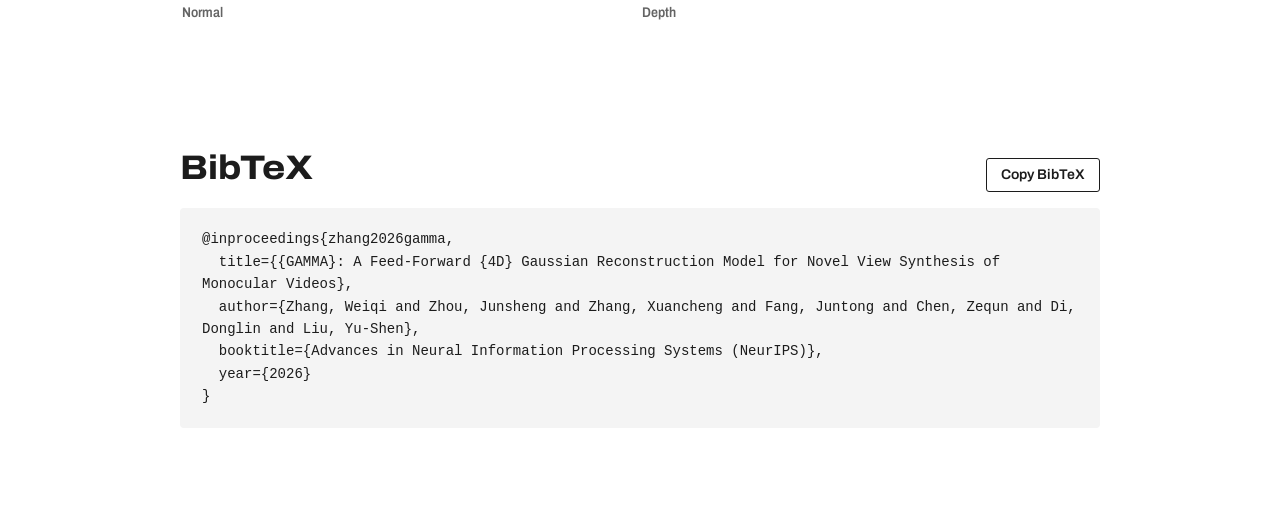
<file: GAMMA/index.html>
<!doctype html>
<html lang="en">
<head>
  <meta charset="utf-8">
  <meta name="viewport" content="width=device-width, initial-scale=1">
  <title>GAMMA: A Feed-Forward 4D Gaussian Reconstruction Model for Novel View Synthesis of Monocular Videos</title>
  <meta name="description" content="GAMMA reconstructs 4D Gaussian Splatting from a monocular video in a single forward pass, without per-scene optimization, and renders it in real time across timesteps and local viewpoints. NeurIPS 2026.">
  <meta name="keywords" content="GAMMA, 4D Gaussian Splatting, 4DGS, feed-forward reconstruction, monocular video, novel view synthesis, dynamic scenes, NeurIPS 2026">
  <meta property="og:type" content="website">
  <meta property="og:title" content="GAMMA: A Feed-Forward 4D Gaussian Reconstruction Model for Novel View Synthesis of Monocular Videos">
  <meta property="og:description" content="GAMMA reconstructs 4D Gaussian Splatting from a monocular video in a single forward pass, without per-scene optimization, and renders it in real time across timesteps and local viewpoints. NeurIPS 2026.">
  <meta property="og:url" content="https://weiqi-zhang.github.io/GAMMA/">
  <meta property="og:image" content="https://weiqi-zhang.github.io/GAMMA/static/img/og.jpg">
  <meta name="twitter:card" content="summary_large_image">
  <meta name="theme-color" content="#FFFFFF">
  <link rel="icon" href="static/img/favicon.png" type="image/png">
  <link rel="stylesheet" href="static/css/gamma.css">
</head>
<body>
  <a class="skip-link" href="#main">Skip to content</a>

  <nav class="topbar" aria-label="Page sections">
    <div class="topbar-inner">
      <a class="topbar-mark" href="#top">GAMMA</a>
      <ul class="topbar-links">
        <li><a href="#abstract">Abstract</a></li>
        <li><a href="#method">Method</a></li>
        <li><a href="#results">Results</a></li>
        <li><a href="#bibtex">BibTeX</a></li>
      </ul>
    </div>
  </nav>

  <main id="main">
    <header class="hero" id="top">
      <div class="col">
        <p class="venue">NeurIPS 2026</p>
        <h1><span class="wordmark">GAMMA</span><span class="subtitle">A Feed-Forward 4D Gaussian Reconstruction Model for Novel View Synthesis of Monocular Videos</span></h1>
        <div class="byline">
          <ul class="authors">
            <li><a href="https://weiqi-zhang.github.io/">Weiqi Zhang</a><sup>1<span aria-label="equal contribution">*</span></sup></li>
            <li><a href="https://junshengzhou.github.io/">Junsheng Zhou</a><sup>1<span aria-label="equal contribution">*</span></sup></li>
            <li><span class="name">Xuancheng Zhang</span><sup>1,2</sup></li>
            <li><a href="https://github.com/HellexF">Juntong Fang</a><sup>1</sup></li>
            <li><a href="https://github.com/Svithjod">Zequn Chen</a><sup>2</sup></li>
            <li><span class="name">Donglin Di</span><sup>2</sup></li>
            <li><a href="https://yushen-liu.github.io/">Yu-Shen Liu</a><sup>1<span aria-label="corresponding author">&dagger;</span></sup></li>
          </ul>
          <p class="affiliation"><span><sup>1</sup>School of Software, Tsinghua University</span> <span><sup>2</sup>Li Auto</span></p>
          <p class="affiliation affiliation--notes"><span>* Equal contribution</span> <span>&dagger; Corresponding author</span></p>
        </div>
        <div class="links">
          <a class="btn is-soon" aria-disabled="true"><svg viewBox="0 0 20 20" aria-hidden="true"><path d="M5 2.5h6.5L15.5 6.5V17a.5.5 0 0 1-.5.5H5a.5.5 0 0 1-.5-.5V3a.5.5 0 0 1 .5-.5Z M11 2.8V7h4.2 M7.5 10.5h5 M7.5 13.5h5"/></svg><span>Paper</span><small>soon</small></a>
          <a class="btn is-soon" aria-disabled="true"><svg viewBox="0 0 20 20" aria-hidden="true"><path d="M4 4.5 16 15.5 M16 4.5 4 15.5"/></svg><span>arXiv</span><small>soon</small></a>
          <a class="btn" href="https://github.com/weiqi-zhang/GAMMA"><svg viewBox="0 0 20 20" aria-hidden="true"><path d="M7 6 3 10l4 4 M13 6l4 4-4 4 M11.2 4.5 8.8 15.5"/></svg><span>Code</span></a>
          <a class="btn" href="#bibtex"><svg viewBox="0 0 20 20" aria-hidden="true"><path d="M5.5 6.5c-1.3.6-2 1.8-2 3.5v3.5h4v-4h-2.3c0-1.1.5-1.8 1.4-2.2 M13 6.5c-1.3.6-2 1.8-2 3.5v3.5h4v-4h-2.3c0-1.1.5-1.8 1.4-2.2"/></svg><span>BibTeX</span></a>
        </div>
      </div>
      <div class="filmband" role="img" aria-label="A strip of videos rendered by GAMMA: novel views of four DAVIS videos and, in the middle, a bullet-time view.">
        <div class="filmband-strip">
          <figure class="frame" data-video><div class="frame-gate"><video data-half="right" muted loop playsinline preload="auto" width="920" height="352" poster="static/clips/nv-car.webp" aria-hidden="true"><source src="static/clips/nv-car.mp4" type="video/mp4"></video></div><figcaption>novel view</figcaption></figure>
          <figure class="frame" data-video><div class="frame-gate"><video data-half="right" muted loop playsinline preload="auto" width="920" height="352" poster="static/clips/nv-dance.webp" aria-hidden="true"><source src="static/clips/nv-dance.mp4" type="video/mp4"></video></div><figcaption>novel view</figcaption></figure>
          <figure class="frame" data-video><div class="frame-gate"><video data-half="right" muted loop playsinline preload="auto" width="920" height="368" poster="static/clips/bt-mat.webp" aria-hidden="true"><source src="static/clips/bt-mat.mp4" type="video/mp4"></video></div><figcaption>bullet time</figcaption></figure>
          <figure class="frame" data-video><div class="frame-gate"><video data-half="right" muted loop playsinline preload="auto" width="920" height="352" poster="static/clips/nv-train.webp" aria-hidden="true"><source src="static/clips/nv-train.mp4" type="video/mp4"></video></div><figcaption>novel view</figcaption></figure>
          <figure class="frame" data-video><div class="frame-gate"><video data-half="right" muted loop playsinline preload="auto" width="920" height="352" poster="static/clips/nv-ball.webp" aria-hidden="true"><source src="static/clips/nv-ball.mp4" type="video/mp4"></video></div><figcaption>novel view</figcaption></figure>
        </div>
      </div>
      <p class="hero-caption col">Rendered from the 4D Gaussians that GAMMA predicts from monocular videos. Inputs and more results are below.</p>
    </header>

    <section class="sec" id="abstract" aria-labelledby="abstract-title">
      <div class="col">
        <h2 id="abstract-title">Abstract</h2>
        <p class="abstract">We present GAMMA, a feed-forward model that reconstructs 4D Gaussian Splatting from monocular videos, enabling dynamic novel view synthesis in real-time. Most existing approaches for dynamic scene modeling require multi-view videos as input or costly per-scene optimization. In contrast, GAMMA learns a unified 4D scene representation from monocular videos and directly predicts 4D Gaussian primitives within seconds. The key insight of GAMMA lies in its unified Gaussian reconstruction model, which jointly estimates temporally consistent geometry, appearance, and motion from the input video. We train GAMMA on a mixture of synthetic and real-world videos, and it reconstructs an input clip in a single forward pass without per-scene optimization. The reconstructed GAMMA representation supports interactive scene exploration via real-time rendering across timesteps and local viewpoints. Extensive experiments demonstrate that GAMMA outperforms existing methods in both reconstruction fidelity and efficiency.</p>
      </div>
    </section>

    <section class="sec" id="method" aria-labelledby="method-title">
      <div class="col">
        <h2 id="method-title">Method</h2>
        <p>GAMMA takes a monocular video with known cameras and predicts a set of 4D Gaussians in one forward pass. A shared transformer backbone reads all frames together, and two heads decode its features: a depth head that places the Gaussians and a Gaussian head that predicts everything else.</p>
        <figure class="figure"><img src="static/img/method.webp" width="2400" height="1095" loading="lazy" decoding="async" alt="Overview of GAMMA: five input frames, each encoded by DINOv2 and a camera and timestep encoder, pass through aggregated attention blocks; a depth decoder and a Gaussian decoder then produce 4D Gaussians that render RGB, motion, normal and depth maps."><figcaption class="cap"><b>Figure 2.</b> Overview of GAMMA. Each frame is encoded by DINOv2, while a camera encoder embeds its camera parameters and timestep. Aggregated attention blocks alternate between frame-wise and global attention across all frames. A depth decoder predicts per-frame depth maps, and a Gaussian decoder predicts the full 4D Gaussian parameters, which render RGB images, depth maps, motion fields and surface normals.</figcaption></figure>
        <h3>Backbone</h3>
        <p>Each frame is encoded by a pretrained DINOv2 encoder. The camera rotation, the translation direction and a per-pixel ray-direction map are embedded and added to the image features, together with a sinusoidal encoding of the timestep. The tokens of all frames then pass through 24 transformer layers that alternate between attention within each frame and attention across all frames, so features from different timesteps interact in both directions.</p>
        <h3>Two heads</h3>
        <p>The depth head is inherited from MapAnything, which was pretrained on large-scale 3D reconstruction data. It predicts a depth map for every frame, and unprojecting each pixel with its camera gives the centers of the Gaussians. The Gaussian head predicts the remaining attributes of each Gaussian: scale, rotation, opacity, color, timestep, lifespan, and linear and angular velocity.</p>
        <h3>4D Gaussians</h3>
        <p>Each primitive is a flat 2D Gaussian disk, as in 2DGS, so it carries an explicit surface normal. Its timestep marks when it is most visible, and its opacity fades in and out around that timestep at a rate set by its lifespan. Within its lifespan, the disk moves with a constant linear and angular velocity.</p>
        <h3>Two-stage training</h3>
        <p>Without a constraint, the network drifts toward per-frame reconstruction: short-lived Gaussians flicker in and out instead of moving. Stage 1 therefore penalizes short lifespans for all Gaussians, which pushes the model to explain dynamics with coherent motion. Linear motion cannot represent sudden stops or turns, so Stage 2 keeps the penalty only on the 90% longest-lived Gaussians in each forward pass and lets the remaining 10% end early at motion discontinuities.</p>
        <figure class="lifespan" aria-label="Illustration of the lifespan penalty in the two training stages">
          <div class="ls-bar">
            <div class="ls-switch" role="group" aria-label="Training stage">
              <button type="button" data-stage="1" aria-pressed="true">Stage 1</button>
              <button type="button" data-stage="2" aria-pressed="false">Stage 2</button>
            </div>
            <div class="ls-legend"><span><i></i>lifespan penalty</span><span><i class="free"></i>free</span></div>
          </div>
          <svg class="ls-svg" role="img" aria-label="Twenty illustrative Gaussians drawn as bars over time, sorted by lifespan."></svg>
          <p class="ls-note" aria-live="polite"></p>
          <figcaption class="cap">Illustration, not model output. Each bar is one Gaussian over time: its opacity peaks at its timestep (the short vertical mark) and fades to 5% at the ends of its lifespan, following the temporal opacity used in GAMMA.</figcaption>
        </figure>
        <p>Training combines L1, SSIM and LPIPS rendering losses, a depth loss and velocity regularization. Depth is supervised with ground truth, or with MoGe-2 pseudo-depth for datasets without it, and the training videos mix synthetic and real-world footage.</p>
      </div>
    </section>

    <section class="sec" id="results" aria-labelledby="results-title">
      <div class="col">
        <h2 id="results-title">Results</h2>
        <p>All results are produced by GAMMA from monocular videos, without per-scene optimization. Click a video to pause it.</p>
        <h3>Novel views on DAVIS</h3>
        <p>None of the DAVIS videos is in the training set. In each pair, the left video is GAMMA's rendered RGB, and the right one renders the same reconstruction from a moving novel viewpoint.</p>
        <figure class="clip clip--pair" data-video data-clip="nv-dance" data-time="run" data-fps="10">
            <div class="clip-head"><span>Rendered RGB</span><span>Novel view</span></div>
            <div class="clip-stage"><video muted loop playsinline preload="none" width="920" height="352" poster="static/clips/nv-dance.webp" aria-label="Rendered RGB and Novel view, side by side: a breakdancer."><source src="static/clips/nv-dance.mp4" type="video/mp4"></video><span class="paused-mark" aria-hidden="true"></span></div>
            <div class="clip-time"><span class="ticks"><i></i><i></i><i></i><i></i><i></i><i></i><i></i><i></i><i></i><i></i><i></i><i></i><i></i><i></i><i></i><i></i><i></i><i></i><i></i><i></i><i></i><i></i><i></i><i></i></span></div>
          </figure>
        <figure class="clip clip--pair" data-video data-clip="nv-car" data-time="run" data-fps="10">
            <div class="clip-head"><span>Rendered RGB</span><span>Novel view</span></div>
            <div class="clip-stage"><video muted loop playsinline preload="none" width="920" height="352" poster="static/clips/nv-car.webp" aria-label="Rendered RGB and Novel view, side by side: a car on a mountain road."><source src="static/clips/nv-car.mp4" type="video/mp4"></video><span class="paused-mark" aria-hidden="true"></span></div>
            <div class="clip-time"><span class="ticks"><i></i><i></i><i></i><i></i><i></i><i></i><i></i><i></i><i></i><i></i><i></i><i></i><i></i><i></i><i></i><i></i><i></i><i></i><i></i><i></i><i></i><i></i><i></i><i></i></span></div>
          </figure>
        <figure class="clip clip--pair" data-video data-clip="nv-train" data-time="run" data-fps="10">
            <div class="clip-head"><span>Rendered RGB</span><span>Novel view</span></div>
            <div class="clip-stage"><video muted loop playsinline preload="none" width="920" height="352" poster="static/clips/nv-train.webp" aria-label="Rendered RGB and Novel view, side by side: a toy train on a model railway."><source src="static/clips/nv-train.mp4" type="video/mp4"></video><span class="paused-mark" aria-hidden="true"></span></div>
            <div class="clip-time"><span class="ticks"><i></i><i></i><i></i><i></i><i></i><i></i><i></i><i></i><i></i><i></i><i></i><i></i><i></i><i></i><i></i><i></i><i></i><i></i><i></i><i></i><i></i><i></i><i></i><i></i></span></div>
          </figure>
        <figure class="clip clip--pair" data-video data-clip="nv-ball" data-time="run" data-fps="10">
            <div class="clip-head"><span>Rendered RGB</span><span>Novel view</span></div>
            <div class="clip-stage"><video muted loop playsinline preload="none" width="920" height="352" poster="static/clips/nv-ball.webp" aria-label="Rendered RGB and Novel view, side by side: a ball rolling between trees."><source src="static/clips/nv-ball.mp4" type="video/mp4"></video><span class="paused-mark" aria-hidden="true"></span></div>
            <div class="clip-time"><span class="ticks"><i></i><i></i><i></i><i></i><i></i><i></i><i></i><i></i><i></i><i></i><i></i><i></i><i></i><i></i><i></i><i></i><i></i><i></i><i></i><i></i><i></i><i></i><i></i><i></i></span></div>
          </figure>
        <h3>Bullet time</h3>
        <p>The input on the left is held at one moment, and GAMMA renders that moment from a moving camera on the right.</p>
        <figure class="clip clip--pair" data-video data-clip="bt-mat" data-time="held" data-fps="10">
            <div class="clip-head"><span>Input</span><span>GAMMA</span></div>
            <div class="clip-stage"><video muted loop playsinline preload="none" width="920" height="368" poster="static/clips/bt-mat.webp" aria-label="Input and GAMMA, side by side: a person kneeling on a mat."><source src="static/clips/bt-mat.mp4" type="video/mp4"></video><span class="paused-mark" aria-hidden="true"></span></div>
            <div class="clip-time"><span class="ticks"><i></i><i></i><i></i><i></i><i></i><i></i><i></i><i></i><i></i><i></i><i></i><i></i><i></i><i></i><i></i><i></i><i></i><i></i><i></i><i></i><i></i><i></i><i></i><i></i></span><span class="clip-state">Time held, camera moving</span></div>
          </figure>
        <h3>Depth and normals on DynamicReplica</h3>
        <p>GAMMA's depth maps keep sharp boundaries, even around moving limbs, and its normal maps capture fine local geometry.</p>
        <figure class="clip clip--grid" data-video data-clip="geo-1">
            <div class="clip-head"><span>Input</span><span>RGB</span></div>
            <div class="clip-stage"><video muted loop playsinline preload="none" width="1192" height="880" poster="static/clips/geo-1.webp" aria-label="Input, RGB, normal and depth of a dog in an office, in a two by two grid."><source src="static/clips/geo-1.mp4" type="video/mp4"></video><span class="paused-mark" aria-hidden="true"></span></div>
            <div class="clip-foot"><span>Normal</span><span>Depth</span></div>
          </figure>
        <figure class="clip clip--grid" data-video data-clip="geo-2">
            <div class="clip-head"><span>Input</span><span>RGB</span></div>
            <div class="clip-stage"><video muted loop playsinline preload="none" width="1192" height="880" poster="static/clips/geo-2.webp" aria-label="Input, RGB, normal and depth of a person walking through a living room, in a two by two grid."><source src="static/clips/geo-2.mp4" type="video/mp4"></video><span class="paused-mark" aria-hidden="true"></span></div>
            <div class="clip-foot"><span>Normal</span><span>Depth</span></div>
          </figure>
      </div>
    </section>

    <section class="sec sec--last" id="bibtex" aria-labelledby="bibtex-title">
      <div class="col">
        <div class="bibtex-head">
          <h2 id="bibtex-title">BibTeX</h2>
          <button type="button" class="copy" data-copy="#bibtex-code">Copy BibTeX</button>
        </div>
<pre><code id="bibtex-code">@inproceedings{zhang2026gamma,
  title={{GAMMA}: A Feed-Forward {4D} Gaussian Reconstruction Model for Novel View Synthesis of Monocular Videos},
  author={Zhang, Weiqi and Zhou, Junsheng and Zhang, Xuancheng and Fang, Juntong and Chen, Zequn and Di, Donglin and Liu, Yu-Shen},
  booktitle={Advances in Neural Information Processing Systems (NeurIPS)},
  year={2026}
}</code></pre>
      </div>
    </section>
  </main>

  <script src="static/js/gamma.js"></script>
</body>
</html>
</file>
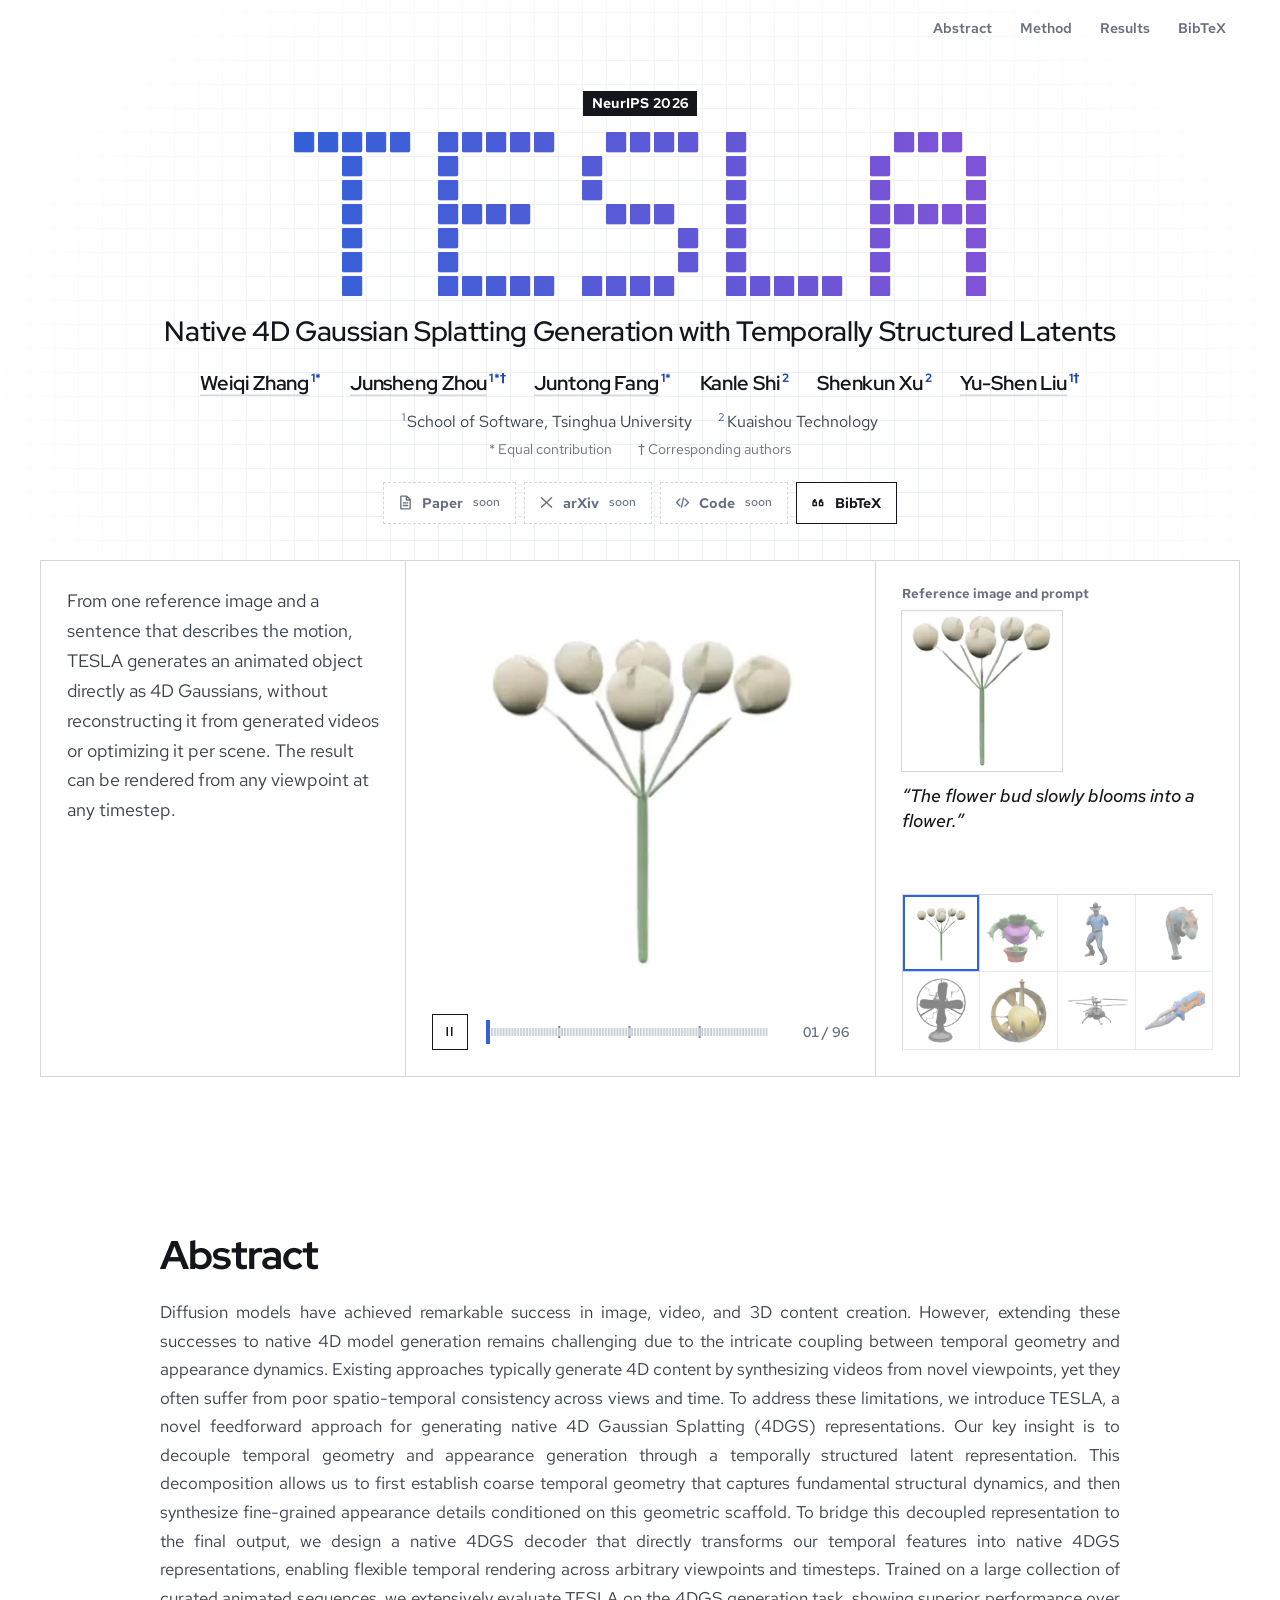
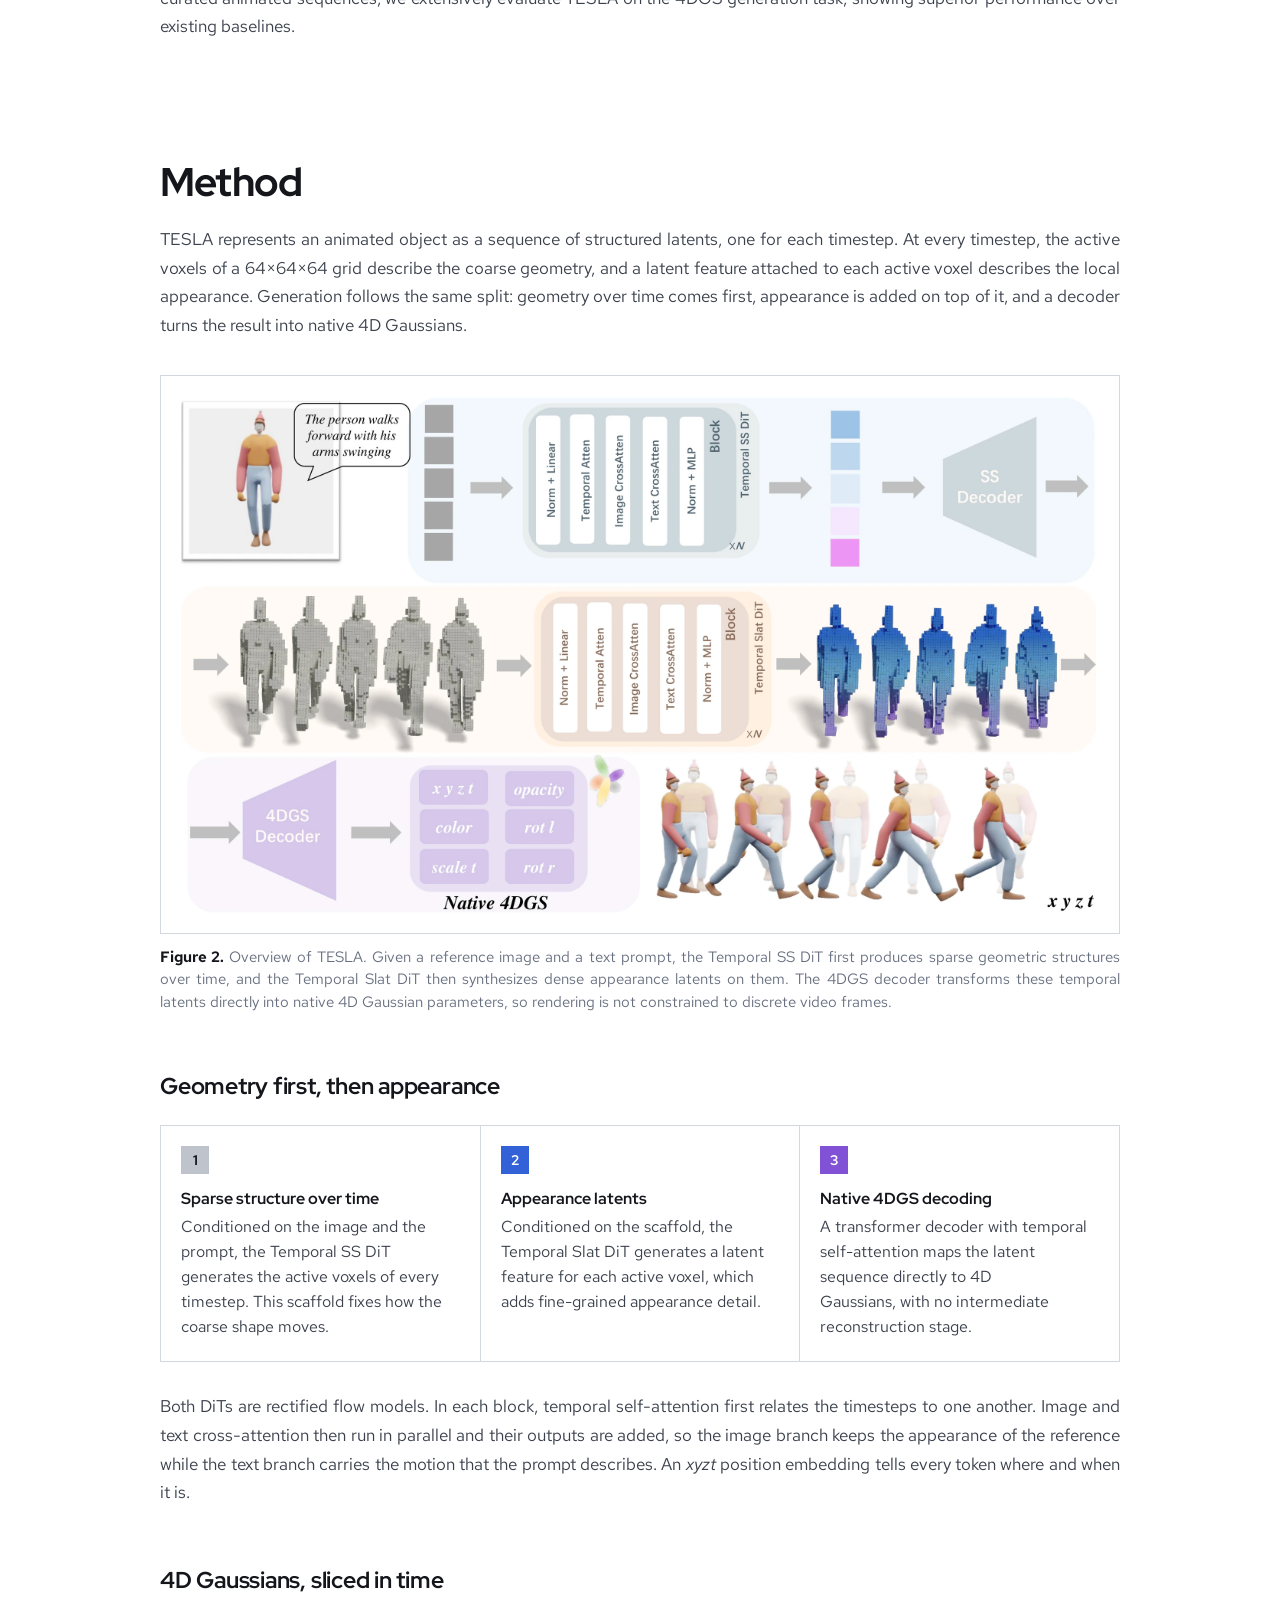
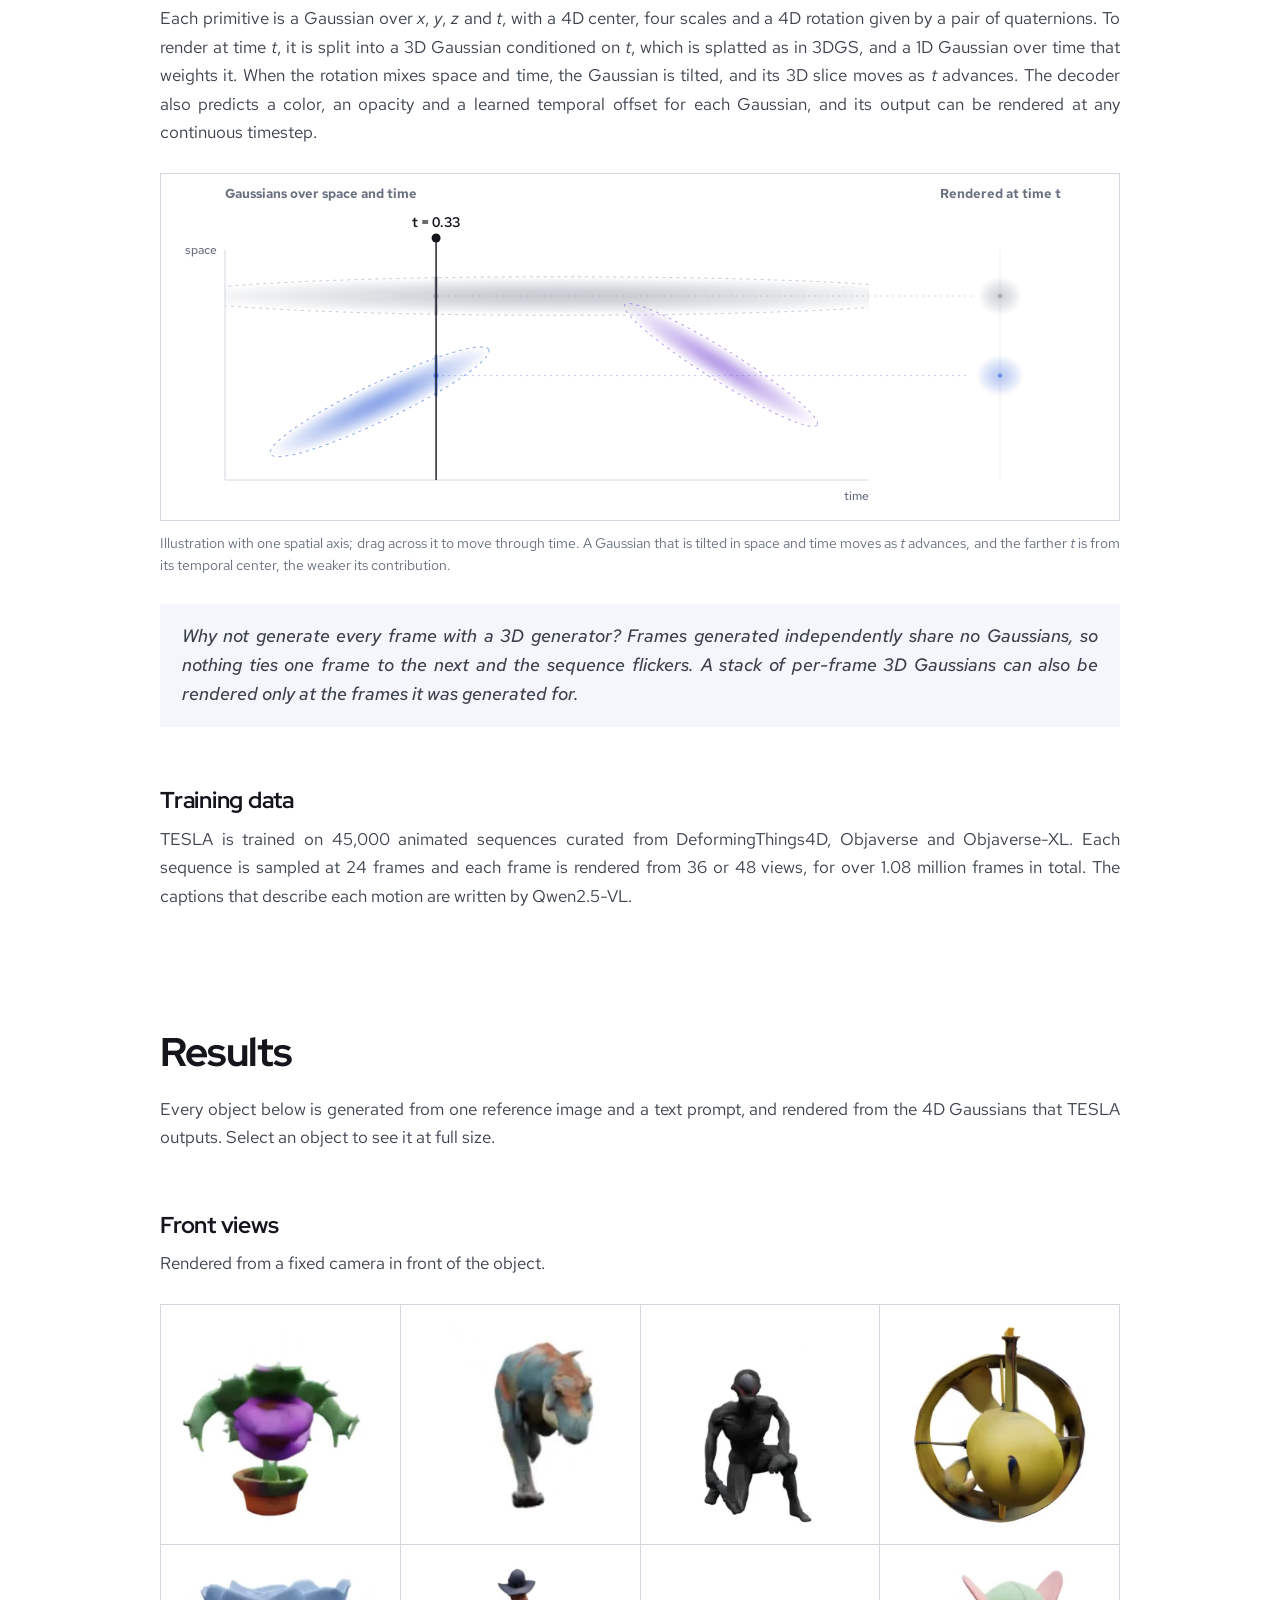
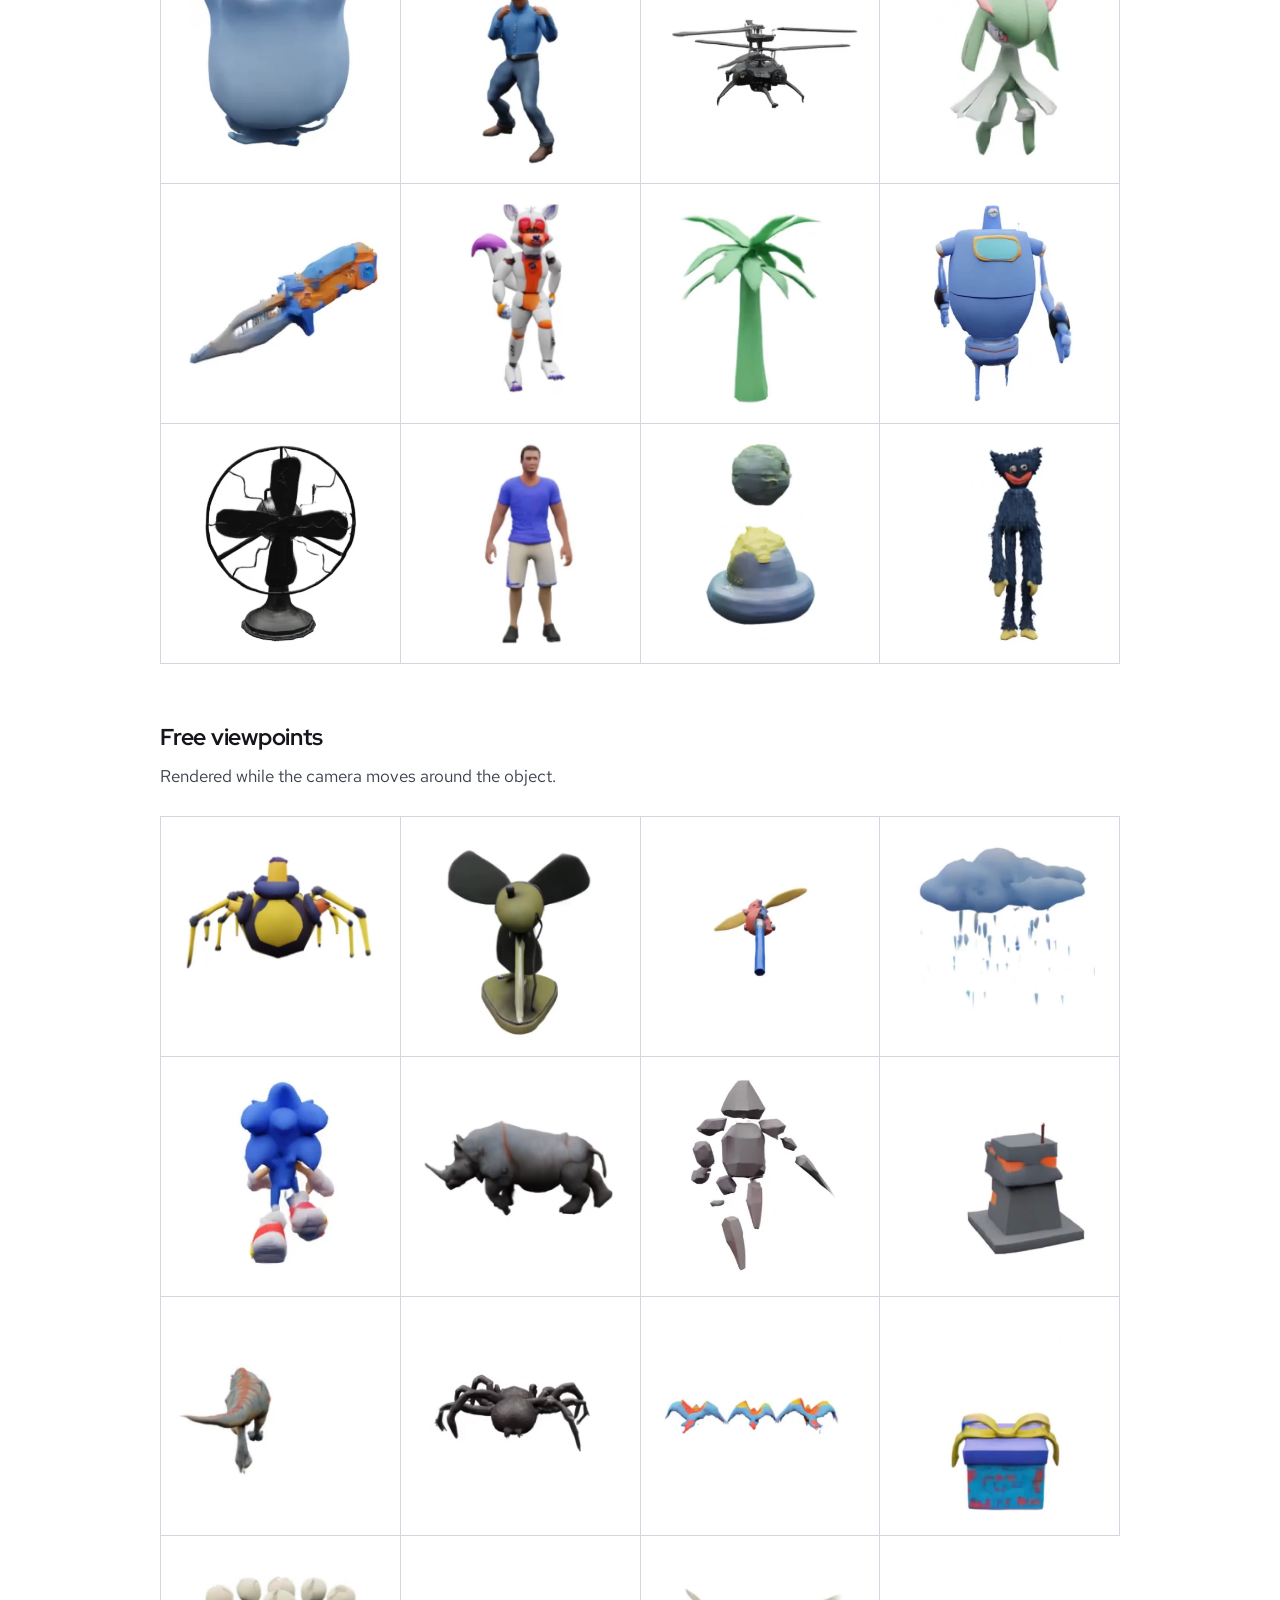
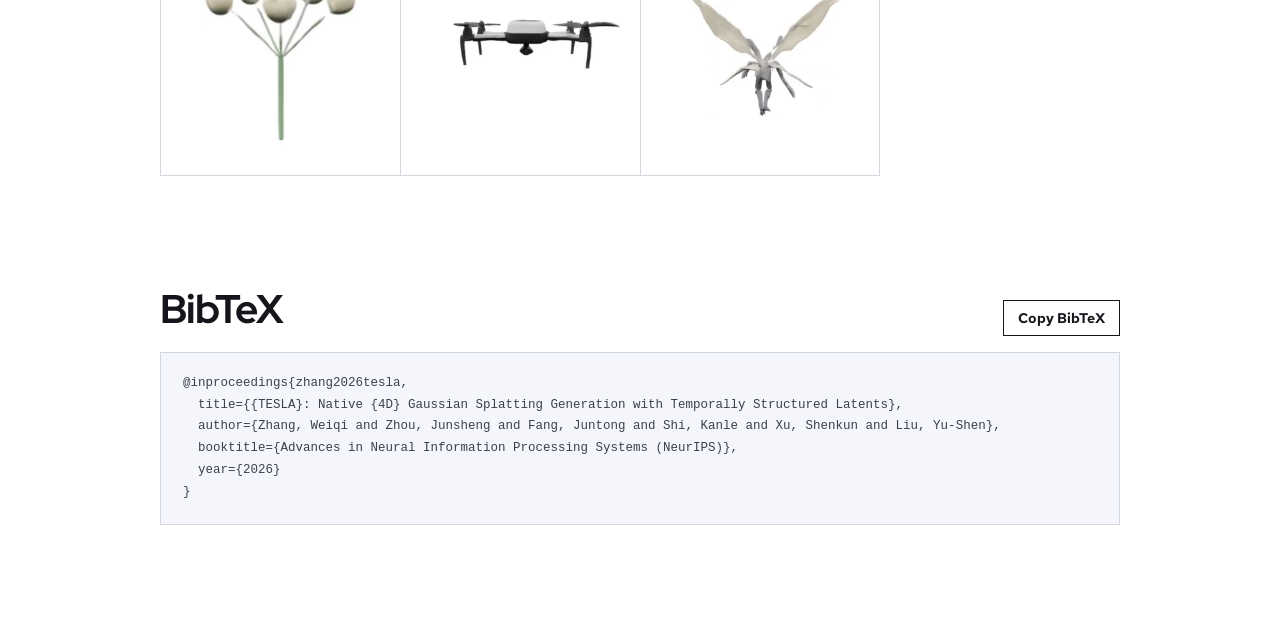
<file: TESLA/index.html>
<!doctype html>
<html lang="en">
<head>
  <meta charset="utf-8">
  <meta name="viewport" content="width=device-width, initial-scale=1">
  <title>TESLA: Native 4D Gaussian Splatting Generation with Temporally Structured Latents</title>
  <meta name="description" content="From one reference image and a text prompt, TESLA generates an animated object directly as native 4D Gaussian Splatting, which can be rendered from any viewpoint at any timestep. NeurIPS 2026.">
  <meta name="keywords" content="TESLA, 4D generation, 4D Gaussian Splatting, 4DGS, animation, structured latents, rectified flow, NeurIPS 2026">
  <meta property="og:type" content="website">
  <meta property="og:title" content="TESLA: Native 4D Gaussian Splatting Generation with Temporally Structured Latents">
  <meta property="og:description" content="Animated objects generated directly as native 4D Gaussians from an image and a text prompt. NeurIPS 2026.">
  <meta property="og:url" content="https://weiqi-zhang.github.io/TESLA/">
  <meta property="og:image" content="https://weiqi-zhang.github.io/TESLA/static/img/og.jpg">
  <meta name="twitter:card" content="summary_large_image">
  <meta name="theme-color" content="#FFFFFF">
  <link rel="icon" href="static/img/favicon.svg" type="image/svg+xml">
  <link rel="stylesheet" href="static/css/tesla.css">
</head>
<body>
  <a class="skip-link" href="#main">Skip to content</a>

  <nav class="topbar" aria-label="Page sections">
    <div class="topbar-inner">
      <a class="topbar-mark" href="#top" aria-label="TESLA, back to top"><span class="mark-vox" aria-hidden="true"></span><span>TESLA</span></a>
      <ul class="topbar-links">
        <li><a href="#abstract">Abstract</a></li>
        <li><a href="#method">Method</a></li>
        <li><a href="#results">Results</a></li>
        <li><a href="#bibtex">BibTeX</a></li>
      </ul>
    </div>
  </nav>

  <main id="main">
    <header class="hero" id="top">
      <div class="hero-inner">
        <p class="venue">NeurIPS 2026</p>
        <h1 class="vox-title"><svg class="voxel-mark" role="img" aria-label="TESLA"></svg></h1>
        <p class="subtitle">Native 4D Gaussian Splatting Generation with Temporally Structured Latents</p>
        <div class="byline">
          <ul class="authors">
            <li><a href="https://weiqi-zhang.github.io/">Weiqi Zhang</a><sup>1<span aria-label="equal contribution">*</span></sup></li>
            <li><a href="https://junshengzhou.github.io/">Junsheng Zhou</a><sup>1<span aria-label="equal contribution">*</span><span aria-label="corresponding author">&dagger;</span></sup></li>
            <li><a href="https://github.com/HellexF">Juntong Fang</a><sup>1<span aria-label="equal contribution">*</span></sup></li>
            <li><span class="name">Kanle Shi</span><sup>2</sup></li>
            <li><span class="name">Shenkun Xu</span><sup>2</sup></li>
            <li><a href="https://yushen-liu.github.io/">Yu-Shen Liu</a><sup>1<span aria-label="corresponding author">&dagger;</span></sup></li>
          </ul>
          <p class="affiliation"><span><sup>1</sup>School of Software, Tsinghua University</span> <span><sup>2</sup>Kuaishou Technology</span></p>
          <p class="affiliation affiliation--notes"><span>* Equal contribution</span> <span>&dagger; Corresponding authors</span></p>
        </div>
        <div class="links">
          <a class="btn" data-link href=""><svg viewBox="0 0 20 20" aria-hidden="true"><path d="M5 2.5h6.5L15.5 6.5V17a.5.5 0 0 1-.5.5H5a.5.5 0 0 1-.5-.5V3a.5.5 0 0 1 .5-.5Z M11 2.8V7h4.2 M7.5 10.5h5 M7.5 13.5h5"/></svg><span>Paper</span></a>
          <a class="btn" data-link href=""><svg viewBox="0 0 20 20" aria-hidden="true"><path d="M4 4.5 16 15.5 M16 4.5 4 15.5"/></svg><span>arXiv</span></a>
          <a class="btn" data-link href=""><svg viewBox="0 0 20 20" aria-hidden="true"><path d="M7 6 3 10l4 4 M13 6l4 4-4 4 M11.2 4.5 8.8 15.5"/></svg><span>Code</span></a>
          <a class="btn" href="#bibtex"><svg viewBox="0 0 20 20" aria-hidden="true"><path d="M5.5 6.5c-1.3.6-2 1.8-2 3.5v3.5h4v-4h-2.3c0-1.1.5-1.8 1.4-2.2 M13 6.5c-1.3.6-2 1.8-2 3.5v3.5h4v-4h-2.3c0-1.1.5-1.8 1.4-2.2"/></svg><span>BibTeX</span></a>
        </div>
        <div class="hero-cells">
          <div class="cell cell--text">
            <p class="lede">From one reference image and a sentence that describes the motion, TESLA generates an animated object directly as 4D Gaussians, without reconstructing it from generated videos or optimizing it per scene. The result can be rendered from any viewpoint at any timestep.</p>
          </div>
          <div class="cell cell--stage">
            <div class="viewer" id="main-viewer"></div>
          </div>
          <div class="cell cell--input">
            <div class="clip-caption" id="main-caption"></div>
            <div class="picker" id="main-picker" role="group" aria-label="Featured results"></div>
          </div>
        </div>
      </div>
    </header>

    <section class="sec" id="abstract" aria-labelledby="abstract-title">
      <div class="col">
        <h2 id="abstract-title">Abstract</h2>
        <p class="abstract">Diffusion models have achieved remarkable success in image, video, and 3D content creation. However, extending these successes to native 4D model generation remains challenging due to the intricate coupling between temporal geometry and appearance dynamics. Existing approaches typically generate 4D content by synthesizing videos from novel viewpoints, yet they often suffer from poor spatio-temporal consistency across views and time. To address these limitations, we introduce TESLA, a novel feedforward approach for generating native 4D Gaussian Splatting (4DGS) representations. Our key insight is to decouple temporal geometry and appearance generation through a temporally structured latent representation. This decomposition allows us to first establish coarse temporal geometry that captures fundamental structural dynamics, and then synthesize fine-grained appearance details conditioned on this geometric scaffold. To bridge this decoupled representation to the final output, we design a native 4DGS decoder that directly transforms our temporal features into native 4DGS representations, enabling flexible temporal rendering across arbitrary viewpoints and timesteps. Trained on a large collection of curated animated sequences, we extensively evaluate TESLA on the 4DGS generation task, showing superior performance over existing baselines.</p>
      </div>
    </section>

    <section class="sec" id="method" aria-labelledby="method-title">
      <div class="col">
        <h2 id="method-title">Method</h2>
        <p>TESLA represents an animated object as a sequence of structured latents, one for each timestep. At every timestep, the active voxels of a 64&times;64&times;64 grid describe the coarse geometry, and a latent feature attached to each active voxel describes the local appearance. Generation follows the same split: geometry over time comes first, appearance is added on top of it, and a decoder turns the result into native 4D Gaussians.</p>
        <figure class="figure"><div class="frame"><img src="static/img/method.webp" width="2400" height="1350" loading="lazy" decoding="async" alt="Overview of TESLA: a reference image and a prompt condition the Temporal SS DiT, which produces sparse voxel structures over time; the Temporal Slat DiT adds appearance latents; the 4DGS decoder outputs native 4D Gaussians of a walking person."></div><figcaption><b>Figure 2.</b> Overview of TESLA. Given a reference image and a text prompt, the Temporal SS DiT first produces sparse geometric structures over time, and the Temporal Slat DiT then synthesizes dense appearance latents on them. The 4DGS decoder transforms these temporal latents directly into native 4D Gaussian parameters, so rendering is not constrained to discrete video frames.</figcaption></figure>

        <h3>Geometry first, then appearance</h3>
        <ol class="stages">
          <li>
            <span class="stage-num" aria-hidden="true">1</span>
            <h4>Sparse structure over time</h4>
            <p>Conditioned on the image and the prompt, the Temporal SS DiT generates the active voxels of every timestep. This scaffold fixes how the coarse shape moves.</p>
          </li>
          <li>
            <span class="stage-num" aria-hidden="true">2</span>
            <h4>Appearance latents</h4>
            <p>Conditioned on the scaffold, the Temporal Slat DiT generates a latent feature for each active voxel, which adds fine-grained appearance detail.</p>
          </li>
          <li>
            <span class="stage-num" aria-hidden="true">3</span>
            <h4>Native 4DGS decoding</h4>
            <p>A transformer decoder with temporal self-attention maps the latent sequence directly to 4D Gaussians, with no intermediate reconstruction stage.</p>
          </li>
        </ol>
        <p>Both DiTs are rectified flow models. In each block, temporal self-attention first relates the timesteps to one another. Image and text cross-attention then run in parallel and their outputs are added, so the image branch keeps the appearance of the reference while the text branch carries the motion that the prompt describes. An <i>xyzt</i> position embedding tells every token where and when it is.</p>

        <h3>4D Gaussians, sliced in time</h3>
        <p>Each primitive is a Gaussian over <i>x</i>, <i>y</i>, <i>z</i> and <i>t</i>, with a 4D center, four scales and a 4D rotation given by a pair of quaternions. To render at time <i>t</i>, it is split into a 3D Gaussian conditioned on <i>t</i>, which is splatted as in 3DGS, and a 1D Gaussian over time that weights it. When the rotation mixes space and time, the Gaussian is tilted, and its 3D slice moves as <i>t</i> advances. The decoder also predicts a color, an opacity and a learned temporal offset for each Gaussian, and its output can be rendered at any continuous timestep.</p>
        <figure class="explainer" id="explainer">
          <div class="explainer-stage">
            <svg class="explainer-svg" role="img" aria-labelledby="explainer-desc">
              <desc id="explainer-desc">Three illustrative Gaussians drawn over one spatial axis and time. A time marker slices them; on the right, the slices appear as the Gaussians rendered at that time.</desc>
            </svg>
          </div>
          <figcaption>Illustration with one spatial axis; drag across it to move through time. A Gaussian that is tilted in space and time moves as <i>t</i> advances, and the farther <i>t</i> is from its temporal center, the weaker its contribution.</figcaption>
        </figure>
        <p class="aside">Why not generate every frame with a 3D generator? Frames generated independently share no Gaussians, so nothing ties one frame to the next and the sequence flickers. A stack of per-frame 3D Gaussians can also be rendered only at the frames it was generated for.</p>

        <h3>Training data</h3>
        <p>TESLA is trained on 45,000 animated sequences curated from DeformingThings4D, Objaverse and Objaverse-XL. Each sequence is sampled at 24 frames and each frame is rendered from 36 or 48 views, for over 1.08 million frames in total. The captions that describe each motion are written by Qwen2.5-VL.</p>
      </div>
    </section>

    <section class="sec" id="results" aria-labelledby="results-title">
      <div class="col">
        <h2 id="results-title">Results</h2>
        <p>Every object below is generated from one reference image and a text prompt, and rendered from the 4D Gaussians that TESLA outputs. Select an object to see it at full size.</p>

        <h3>Front views</h3>
        <p>Rendered from a fixed camera in front of the object.</p>
        <ul class="wall" data-view="front" aria-label="Results rendered from front views"></ul>

        <h3>Free viewpoints</h3>
        <p>Rendered while the camera moves around the object.</p>
        <ul class="wall" data-view="free" aria-label="Results rendered from free viewpoints"></ul>
      </div>
    </section>

    <section class="sec" id="bibtex" aria-labelledby="bibtex-title">
      <div class="col">
        <div class="bibtex-head">
          <h2 id="bibtex-title">BibTeX</h2>
          <button type="button" class="copy" data-copy="#bibtex-code">Copy BibTeX</button>
        </div>
        <div class="bibtex">
<pre><code id="bibtex-code">@inproceedings{zhang2026tesla,
  title={{TESLA}: Native {4D} Gaussian Splatting Generation with Temporally Structured Latents},
  author={Zhang, Weiqi and Zhou, Junsheng and Fang, Juntong and Shi, Kanle and Xu, Shenkun and Liu, Yu-Shen},
  booktitle={Advances in Neural Information Processing Systems (NeurIPS)},
  year={2026}
}</code></pre>
        </div>
      </div>
    </section>
  </main>

  <dialog class="clip-dialog" id="clip-dialog" aria-label="Result viewer">
    <div class="dialog-body">
      <div class="dialog-top">
        <div class="dialog-nav">
          <button type="button" class="btn btn--quiet" data-step="-1">Previous</button>
          <span class="dialog-count" id="dialog-count"></span>
          <button type="button" class="btn btn--quiet" data-step="1">Next</button>
        </div>
        <button type="button" class="dialog-close" aria-label="Close viewer"><svg viewBox="0 0 20 20" aria-hidden="true"><path d="M5 5l10 10M15 5 5 15"/></svg></button>
      </div>
      <div class="viewer viewer--dialog" id="dialog-viewer"></div>
      <div class="clip-caption" id="dialog-caption"></div>
    </div>
  </dialog>

  <template id="viewer-template">
    <div class="viewer-stage"><video class="viewer-video" muted loop playsinline preload="auto" aria-hidden="true"></video></div>
    <div class="viewer-controls">
      <button type="button" class="play" aria-label="Pause">
        <svg class="i-pause" viewBox="0 0 20 20" aria-hidden="true"><path d="M7 5v10M13 5v10"/></svg>
        <svg class="i-play" viewBox="0 0 20 20" aria-hidden="true"><path d="M7 4.8v10.4L15.5 10Z"/></svg>
      </button>
      <div class="timeline">
        <div class="ticks" aria-hidden="true"><div class="ticks-done"></div></div>
        <input type="range" class="time" min="0" max="23" step="1" value="0" aria-label="Frame">
      </div>
      <output class="readout" aria-live="off"></output>
    </div>
  </template>

  <script src="static/js/clips.js"></script>
  <script src="static/js/tesla.js"></script>
</body>
</html>
</file>
<file: AEON/static/css/aeon.css>
/* AEON project page */

/* ---------- Fonts (OFL, self-hosted) ---------- */
@font-face { font-family: "Spectral SC"; font-style: normal; font-weight: 300; font-display: swap;
  src: url("../fonts/spectral-sc-latin-300-normal.woff2") format("woff2"); }
@font-face { font-family: "Spectral"; font-style: normal; font-weight: 300; font-display: swap;
  src: url("../fonts/spectral-latin-300-normal.woff2") format("woff2"); }
@font-face { font-family: "Spectral"; font-style: italic; font-weight: 300; font-display: swap;
  src: url("../fonts/spectral-latin-300-italic.woff2") format("woff2"); }
@font-face { font-family: "Spectral"; font-style: normal; font-weight: 400; font-display: swap;
  src: url("../fonts/spectral-latin-400-normal.woff2") format("woff2"); }
@font-face { font-family: "Spectral"; font-style: italic; font-weight: 400; font-display: swap;
  src: url("../fonts/spectral-latin-400-italic.woff2") format("woff2"); }
@font-face { font-family: "Spectral"; font-style: normal; font-weight: 600; font-display: swap;
  src: url("../fonts/spectral-latin-600-normal.woff2") format("woff2"); }
@font-face { font-family: "Schibsted Grotesk"; font-style: normal; font-weight: 400; font-display: swap;
  src: url("../fonts/schibsted-grotesk-latin-400-normal.woff2") format("woff2"); }
@font-face { font-family: "Schibsted Grotesk"; font-style: italic; font-weight: 400; font-display: swap;
  src: url("../fonts/schibsted-grotesk-latin-400-italic.woff2") format("woff2"); }
@font-face { font-family: "Schibsted Grotesk"; font-style: normal; font-weight: 500; font-display: swap;
  src: url("../fonts/schibsted-grotesk-latin-500-normal.woff2") format("woff2"); }
@font-face { font-family: "Schibsted Grotesk"; font-style: normal; font-weight: 600; font-display: swap;
  src: url("../fonts/schibsted-grotesk-latin-600-normal.woff2") format("woff2"); }

/* ---------- Tokens ---------- */
:root {
  --font-mark: "Spectral SC", "Spectral", Georgia, serif;
  --font-display: "Spectral", Georgia, "Times New Roman", serif;
  --font-ui: "Schibsted Grotesk", system-ui, -apple-system, "Segoe UI", "PingFang SC", sans-serif;
  --font-body: var(--font-ui);
  --body-size: 17px;
  --body-lh: 1.62;
  /* one reading width: headings, text, tables, figures and captions share both edges */
  --col: 960px;
  --col-wide: 960px;
  --col-full: 1240px;
  --pad: clamp(20px, 4vw, 40px);
  --sec-space: clamp(64px, 7.5vw, 104px);
  --ease: cubic-bezier(.2, .7, .1, 1);
  --topbar-h: 56px;
}

/* Night scheme: hero, worlds gallery, top bar, viewer dialog */
.sec--night, .topbar, .world-dialog {
  --bg: #0B1430;
  --bg-deep: #070D20;
  --fg: #EEF2FA;
  --fg-soft: #C5CFE3;
  --muted: #8D9AB8;
  --line: rgba(197, 207, 227, .14);
  --line-strong: rgba(197, 207, 227, .30);
  --accent: #F0B054;
  --ours-bg: rgba(240, 176, 84, .085);
  --plate: #F3F5F9;
  --tick: rgba(197, 207, 227, .26);
  --tick-major: rgba(197, 207, 227, .6);
  --p1: #F0B054; --p2: #C5CFE3; --p3: #7FB8F0;
  color-scheme: dark;
}
/* Day scheme: the reading sections; the top bar switches to it over them */
.sec:not(.sec--night), .topbar.topbar--day {
  --bg: #F2F4F8;
  --bg-deep: #E7EBF2;
  --fg: #10172B;
  --fg-soft: #2E3852;
  --muted: #5C6682;
  --line: rgba(16, 23, 43, .10);
  --line-strong: rgba(16, 23, 43, .24);
  --accent: #9A5B0E;
  --ours-bg: rgba(240, 176, 84, .16);
  --plate: #FFFFFF;
  --tick: rgba(16, 23, 43, .25);
  --tick-major: rgba(16, 23, 43, .55);
  --p1: #B9700F; --p2: #5C6682; --p3: #2F6FB8;
  color-scheme: light;
}

/* ---------- Base ---------- */
*, *::before, *::after { box-sizing: border-box; }
html { background: #0B1430; -webkit-text-size-adjust: 100%; scroll-padding-top: calc(var(--topbar-h) + 8px); }
/* the page now ends on a light section, so overscroll past the bottom shows the light ground */
html.ends-light { background: #F2F4F8; }
@media (prefers-reduced-motion: no-preference) { html { scroll-behavior: smooth; } }
body {
  margin: 0;
  font-family: var(--font-body);
  font-size: var(--body-size);
  line-height: var(--body-lh);
  font-kerning: normal;
  text-rendering: optimizeLegibility;
  -webkit-font-smoothing: antialiased;
}
img, video, canvas, svg { max-width: 100%; }
a { color: inherit; }
p { margin: 0 0 1em; }
.sr { position: absolute; width: 1px; height: 1px; overflow: hidden; clip: rect(0 0 0 0); white-space: nowrap; }
::selection { background: color-mix(in srgb, var(--accent, #F0B054) 34%, transparent); }
:focus-visible { outline: 2px solid var(--accent); outline-offset: 3px; border-radius: 3px; }
.skip-link { position: absolute; left: 12px; top: -48px; z-index: 200; padding: 10px 14px; background: #fff; color: #111; font: 500 14px/1 var(--font-ui); border-radius: 6px; }
.skip-link:focus { top: 12px; }

.sec { background: var(--bg); color: var(--fg); padding-block: var(--sec-space); }
/* consecutive light sections read as one flow */
.sec:not(.sec--night) + .sec:not(.sec--night) { padding-top: 8px; }
.col { width: min(100% - 2 * var(--pad), var(--col)); margin-inline: auto; }
.col--wide { width: min(100% - 2 * var(--pad), var(--col-wide)); }
.col--full { width: min(100% - 2 * var(--pad), var(--col-full)); }

h2 {
  font-family: var(--font-display);
  font-weight: 300;
  text-wrap: balance;
  font-size: clamp(32px, 4.2vw, 46px);
  line-height: 1.08;
  letter-spacing: -.012em;
  margin: 0 0 22px;
}
h3 {
  font-family: var(--font-display);
  font-weight: 400;
  font-size: clamp(22px, 2.3vw, 26px);
  line-height: 1.2;
  margin: 64px 0 12px;
}
h2 + h3 { margin-top: 8px; }
h4 { font: 600 16px/1.35 var(--font-ui); margin: 0 0 4px; }
.sec p { color: var(--fg-soft); }
/* every section below the hero uses one column; on wide screens text is justified so it is exactly as wide as the figures
   (phones keep ragged-right text: a 350 px justified column opens gaps between words) */
@media (min-width: 721px) {
  .sec:not(.hero) p, .figure figcaption, .explainer figcaption {
    text-align: justify; -webkit-hyphens: auto; hyphens: auto;
  }
}
.sec:not(.hero) p { line-height: 1.7; text-wrap: pretty; }
.sec h2 + p { color: var(--fg-soft); }
i { font-family: var(--font-display); font-style: italic; }
sub { font-size: .72em; }

/* ---------- Topbar ---------- */
.topbar {
  position: fixed; inset: 0 0 auto 0; z-index: 50;
  color: var(--fg);
  border-bottom: 1px solid transparent;
  transition: background-color .3s, border-color .3s;
}
.topbar.is-solid {
  background: color-mix(in srgb, var(--bg) 84%, transparent);
  -webkit-backdrop-filter: blur(14px) saturate(1.2);
  backdrop-filter: blur(14px) saturate(1.2);
  border-bottom-color: var(--line);
}
.topbar-inner {
  width: min(100% - 2 * var(--pad), var(--col-full)); margin: 0 auto;
  height: var(--topbar-h); display: flex; align-items: center; justify-content: space-between; gap: 24px;
}
.topbar-mark {
  font-family: var(--font-mark); font-weight: 300; font-size: 25px; line-height: 1;
  color: var(--fg); text-decoration: none; opacity: 0; transition: opacity .3s;
}
.topbar.is-solid .topbar-mark { opacity: 1; }
.topbar-links { list-style: none; display: flex; gap: 26px; margin: 0; padding: 0; }
.topbar-links a { color: var(--muted); text-decoration: none; font: 500 14px/1 var(--font-ui); transition: color .2s; }
.topbar-links a:hover, .topbar-links a[aria-current="true"] { color: var(--fg); }

/* ---------- Hero ---------- */
.hero {
  position: relative; overflow: hidden;
  min-height: min(100vh, 1040px); display: flex; align-items: center;
  padding-top: calc(var(--topbar-h) + clamp(28px, 5vh, 64px));
  padding-bottom: clamp(40px, 6vh, 80px);
}
.hero::before {
  content: ""; position: absolute; inset: 0; pointer-events: none;
  background: radial-gradient(40% 55% at 73% 44%, color-mix(in srgb, var(--accent) 13%, transparent), transparent 72%);
}
.hero-grid {
  position: relative;
  width: min(100% - 2 * var(--pad), var(--col-full)); margin: 0 auto;
  /* the generated videos are 448 x 448: never display them larger than that */
  --stage: clamp(300px, min(58vh, 40vw), 448px);
  --thumb: calc((var(--stage) - 56px) / 8);
  display: grid; grid-template-columns: minmax(0, 1fr) calc(var(--stage) + var(--thumb) + 16px);
  gap: clamp(32px, 5vw, 80px); align-items: center;
}
.venue { font: 500 14px/1 var(--font-ui); letter-spacing: .02em; color: var(--accent); margin: 0 0 22px; }
.wordmark {
  font-family: var(--font-mark); font-weight: 300;
  font-size: clamp(92px, 11.4vw, 160px); line-height: .8; letter-spacing: .012em;
  margin: 0 0 22px -.045em; color: var(--fg);
}
.subtitle {
  font-family: var(--font-display); font-weight: 300;
  font-size: clamp(24px, 2.35vw, 32px); line-height: 1.18;
  margin: 0 0 22px; text-wrap: balance;
}
.hero .subtitle { color: var(--fg); }
.lede { font-size: 17px; max-width: 33em; }
.authors { list-style: none; padding: 0; margin: 30px 0 8px; display: flex; flex-wrap: wrap; gap: 6px 18px; font-size: 16px; }
.authors a { color: var(--fg); text-decoration: none; border-bottom: 1px solid var(--line-strong); transition: border-color .2s; }
.authors a:hover { border-bottom-color: var(--accent); }
.authors sup { color: var(--accent); margin-left: 2px; font-size: .75em; }
.hero .affiliation { color: var(--muted); font-size: 14.5px; margin: 0; font-family: var(--font-ui); }
.affiliation .note { margin-left: 14px; white-space: nowrap; }
.links { display: flex; flex-wrap: wrap; gap: 8px; margin-top: 28px; }
.btn {
  display: inline-flex; align-items: center; gap: 7px; height: 40px; padding: 0 15px 0 12px;
  border-radius: 999px; border: 1px solid var(--line-strong); background: transparent;
  color: var(--fg); text-decoration: none; font: 500 14.5px/1 var(--font-ui); cursor: pointer;
  transition: background-color .2s, border-color .2s, color .2s;
}
.btn svg { width: 17px; height: 17px; fill: none; stroke: currentColor; stroke-width: 1.5; stroke-linecap: round; stroke-linejoin: round; }
.btn:hover { border-color: var(--accent); color: var(--accent); }
.btn.is-soon { color: var(--muted); border-style: dashed; cursor: default; }
.btn.is-soon:hover { border-color: var(--line-strong); color: var(--muted); }
.btn.is-soon::after { content: "soon"; font-size: 11.5px; font-weight: 400; opacity: .8; margin-left: 1px; }

/* hero figure: viewer + picker + caption */
.hero-figure {
  margin: 0; display: grid; gap: 12px 16px; min-width: 0;
  grid-template-columns: minmax(0, var(--stage)) var(--thumb);
  grid-template-areas: "viewer picker" "caption caption";
}
.hero-figure > .viewer { grid-area: viewer; }
.hero-figure > .picker { grid-area: picker; }
.hero-figure > .world-caption { grid-area: caption; }
.picker { display: flex; flex-direction: column; gap: 8px; align-self: start; }
.picker button {
  position: relative; width: var(--thumb); height: var(--thumb); padding: 0; border: 0; border-radius: 4px;
  overflow: hidden; background: #000; cursor: pointer; opacity: .5; transition: opacity .2s, box-shadow .2s;
}
.picker button img { display: block; width: 100%; height: 100%; object-fit: cover; }
.picker button:hover { opacity: .85; }
.picker button[aria-pressed="true"] { opacity: 1; box-shadow: 0 0 0 1.5px var(--bg), 0 0 0 3px var(--accent); }

/* ---------- World viewer ---------- */
.viewer { min-width: 0; }
.viewer-stage {
  position: relative; aspect-ratio: 1 / 1; border-radius: 6px; overflow: hidden; background: #02040a;
  touch-action: pan-y; user-select: none; -webkit-user-select: none;
  box-shadow: 0 40px 90px -40px rgba(0, 0, 0, .75);
}
.viewer-canvas { position: relative; display: block; width: 100%; height: 100%; }
.viewer-src { position: absolute; inset: 0; width: 100%; height: 100%; opacity: 0; pointer-events: none; }
.band-labels { position: absolute; inset: 0; pointer-events: none; }
.band-label {
  position: absolute; top: 12px; left: 0; transform: translateX(12px);
  font: 500 12px/1 var(--font-ui); letter-spacing: .01em; color: #fff; white-space: nowrap;
  padding: 6px 9px; border-radius: 999px; background: rgba(6, 10, 24, .55);
  -webkit-backdrop-filter: blur(6px); backdrop-filter: blur(6px); transition: opacity .2s;
}
.band-label.is-hidden { opacity: 0; }
.divider { position: absolute; top: 0; bottom: 0; left: 33.33%; width: 36px; margin-left: -18px; cursor: ew-resize; z-index: 2; outline: none; touch-action: none; }
.divider::before { content: ""; position: absolute; top: 0; bottom: 0; left: 50%; width: 1px; margin-left: -.5px; background: rgba(255, 255, 255, .9); box-shadow: 0 0 0 .5px rgba(0, 0, 0, .25); }
.divider .grip {
  position: absolute; left: 50%; top: 44%; width: 30px; height: 30px; margin: -15px 0 0 -15px;
  border-radius: 50%; border: 1px solid rgba(255, 255, 255, .85);
  background: rgba(6, 10, 24, .5); -webkit-backdrop-filter: blur(6px); backdrop-filter: blur(6px);
  transition: transform .2s var(--ease);
}
.divider[data-divider="1"] .grip { top: 56%; }
.divider .grip::before, .divider .grip::after {
  content: ""; position: absolute; top: 50%; width: 5px; height: 5px; margin-top: -3px;
  border: solid #fff; border-width: 0 0 1.5px 1.5px;
}
.divider .grip::before { left: 7px; transform: rotate(45deg); }
.divider .grip::after { right: 7px; transform: rotate(-135deg); }
.divider.at-start .grip { margin-left: 2px; }
.divider.at-end .grip { margin-left: -32px; }
.divider:hover .grip, .divider.is-dragging .grip { transform: scale(1.12); }
.divider:focus-visible .grip { outline: 2px solid var(--accent); outline-offset: 3px; }

.viewer-controls { display: flex; align-items: center; gap: 12px; margin-top: 12px; }
.play {
  flex: none; width: 36px; height: 36px; border-radius: 50%; border: 1px solid var(--line-strong);
  background: transparent; color: var(--fg); display: grid; place-items: center; cursor: pointer; padding: 0;
  transition: border-color .2s, color .2s;
}
.play:hover { border-color: var(--accent); color: var(--accent); }
.play svg { width: 16px; height: 16px; grid-area: 1 / 1; }
.play .i-pause { fill: none; stroke: currentColor; stroke-width: 1.8; stroke-linecap: round; }
.play .i-play { fill: currentColor; display: none; }
.viewer.is-paused .play .i-play { display: block; }
.viewer.is-paused .play .i-pause { display: none; }
.timeline { position: relative; flex: 1; height: 36px; min-width: 0; }
.ticks, .ticks-done {
  position: absolute; top: 50%; height: 14px; transform: translateY(-50%);
  background-image: linear-gradient(to right, var(--tick) 1px, transparent 1px), linear-gradient(to right, var(--tick-major) 1px, transparent 1px);
  background-size: calc((100% - 1px) / 80) 6px, calc((100% - 1px) / 5) 14px;
  background-repeat: repeat-x; background-position: 0 50%, 0 50%;
}
.ticks { left: 8px; right: 8px; }
.ticks-done {
  inset: 0; transform: none; height: auto; top: 0;
  --tick: var(--accent); --tick-major: var(--accent);
  clip-path: inset(0 calc(100% - var(--p, 0%)) 0 0);
}
.time { position: absolute; inset: 0; width: 100%; height: 100%; margin: 0; padding: 0; background: transparent; cursor: pointer; -webkit-appearance: none; appearance: none; }
.time::-webkit-slider-runnable-track { height: 36px; background: transparent; border: 0; }
.time::-webkit-slider-thumb { -webkit-appearance: none; width: 16px; height: 36px; border: 0; background: linear-gradient(var(--accent), var(--accent)) center / 2px 26px no-repeat; }
.time::-moz-range-track { height: 36px; background: transparent; border: 0; }
.time::-moz-range-thumb { width: 16px; height: 36px; border: 0; border-radius: 0; background: linear-gradient(var(--accent), var(--accent)) center / 2px 26px no-repeat; }
.time:focus-visible { outline-offset: 0; }
.readout { flex: none; min-width: 4.4em; text-align: right; font-size: 14.5px; line-height: 1; color: var(--muted); }
.viewer-modes { display: inline-flex; gap: 2px; margin-top: 8px; padding: 3px; border: 1px solid var(--line); border-radius: 999px; }
.viewer-modes button {
  border: 0; background: transparent; color: var(--muted); cursor: pointer;
  font: 500 12.5px/1 var(--font-ui); padding: 7px 12px; border-radius: 999px; transition: background-color .2s, color .2s;
}
.viewer-modes button:hover { color: var(--fg); }
.viewer-modes button[aria-pressed="true"] { background: var(--fg); color: var(--bg); }

/* caption of a world: condition + prompt */
.world-caption { display: grid; gap: 8px; margin: 4px 0 0; }
.world-caption .cond { font: 500 13px/1.2 var(--font-ui); color: var(--muted); }
.world-caption .cond-body { display: flex; gap: 14px; align-items: flex-start; }
.world-caption .cond-img { flex: none; width: 56px; height: 56px; border-radius: 3px; object-fit: cover; box-shadow: 0 0 0 1px var(--line); }
.world-caption .prompt {
  font-family: var(--font-display); font-style: italic; font-weight: 300;
  font-size: 17px; line-height: 1.5; color: var(--fg-soft); quotes: "\201C" "\201D";
}

/* ---------- Overview: paradigm matrix ---------- */
.table-wrap { position: relative; overflow-x: auto; -webkit-overflow-scrolling: touch; margin-top: 10px; }
table { border-collapse: collapse; width: 100%; font-family: var(--font-ui); }
/* counters are set in Spectral with tabular lining figures so they don't jitter */
.readout, .dialog-count { font-family: var(--font-display); font-variant-numeric: tabular-nums lining-nums; }
caption { caption-side: bottom; text-align: left; color: var(--muted); font-size: 13.5px; padding-top: 14px; }
.paradigms { min-width: 640px; font-size: 15px; }
.paradigms th, .paradigms td { padding: 15px 12px; text-align: center; }
.paradigms thead th { font-weight: 500; font-size: 13px; line-height: 1.3; color: var(--muted); border-bottom: 1px solid var(--line-strong); vertical-align: bottom; }
.paradigms thead th:first-child, .paradigms tbody th { text-align: left; }
.paradigms tbody th { font-weight: 500; color: var(--fg); }
.paradigms tbody tr + tr > * { border-top: 1px solid var(--line); }
.paradigms tr.ours > * { background: var(--ours-bg); }
.paradigms td::before {
  content: ""; display: inline-block; width: 18px; height: 18px; vertical-align: middle;
  -webkit-mask: var(--mark) center / contain no-repeat; mask: var(--mark) center / contain no-repeat;
}
.paradigms td[data-yes]::before {
  background: var(--accent);
  --mark: url("data:image/svg+xml,%3Csvg xmlns='http://www.w3.org/2000/svg' viewBox='0 0 20 20'%3E%3Cpath d='M4 10.5l4 4 8-9' fill='none' stroke='%23000' stroke-width='2' stroke-linecap='round' stroke-linejoin='round'/%3E%3C/svg%3E");
}
.paradigms td[data-no]::before {
  background: var(--muted); opacity: .65;
  --mark: url("data:image/svg+xml,%3Csvg xmlns='http://www.w3.org/2000/svg' viewBox='0 0 20 20'%3E%3Cpath d='M6 6l8 8M14 6l-8 8' fill='none' stroke='%23000' stroke-width='1.6' stroke-linecap='round'/%3E%3C/svg%3E");
}
.eg { color: var(--muted); font-weight: 400; margin-left: 6px; font-size: .9em; white-space: nowrap; }

/* ---------- Abstract ---------- */
.abstract { font-size: calc(var(--body-size) + .5px); }

/* ---------- Figures ---------- */
.figure { margin-top: 40px; margin-bottom: 8px; }
.plate { background: var(--plate); border-radius: 8px; padding: clamp(10px, 1.6vw, 22px); }
.plate img { display: block; width: 100%; height: auto; }
.figure figcaption { margin-top: 14px; color: var(--muted); font: 14.5px/1.55 var(--font-ui); }
.figure figcaption b { color: var(--fg-soft); font-weight: 600; }

/* ---------- Method ---------- */
.explainer { margin-top: 28px; margin-bottom: 8px; }
.explainer-stage { border: 1px solid var(--line); border-radius: 8px; background: var(--bg-deep); padding: 6px; }
.explainer-svg { display: block; width: 100%; height: auto; touch-action: pan-y; cursor: ew-resize; user-select: none; -webkit-user-select: none; }
.explainer figcaption { margin-top: 12px; color: var(--muted); font: 14px/1.55 var(--font-ui); }
.explainer-svg .band-title { font: 500 12.5px var(--font-ui); fill: var(--muted); }
.explainer-svg .axis { stroke: var(--line-strong); stroke-width: 1; }
.explainer-svg .axis-label { font: 400 12px var(--font-ui); fill: var(--muted); }
.explainer-svg .sym { font: italic 400 15px var(--font-display); fill: var(--fg-soft); }
.explainer-svg .sym-sub { font: 400 10px var(--font-ui); fill: var(--fg-soft); }
.explainer-svg .note { font: 400 12px var(--font-ui); fill: var(--fg-soft); }
.explainer-svg .tval { font: italic 400 13px var(--font-display); fill: var(--fg); font-variant-numeric: tabular-nums lining-nums; }
.explainer-svg .axis.faint { stroke: var(--line); stroke-dasharray: 2 5; }
.explainer-svg .trail { stroke-width: 1.2; stroke-dasharray: 2 4; opacity: .7; }
.explainer-svg .trail-head { fill: none; stroke-width: 1.2; opacity: .8; stroke-linecap: round; stroke-linejoin: round; }
.explainer-svg .curve { fill: none; stroke-width: 1.6; }
.explainer-svg .area { stroke: none; opacity: .14; }
.explainer-svg .ghost { fill: none; stroke-dasharray: 3 4; stroke-width: 1; }
.explainer-svg .playhead { stroke: var(--fg); stroke-width: 1.4; }
.explainer-svg .playhead-knob { fill: var(--fg); }
.explainer-svg .bracket { stroke: var(--p1); stroke-width: 1.2; fill: none; }

.stages { list-style: none; padding: 0; margin: 22px 0 10px; }
.stages li { display: grid; grid-template-columns: 46px minmax(0, 1fr); gap: 10px; padding: 20px 0; border-top: 1px solid var(--line); }
.stages li:last-child { border-bottom: 1px solid var(--line); }
.stage-num { font: 300 32px/1 var(--font-display); color: var(--accent); }
.stages h4 { margin-top: 3px; color: var(--fg); }
.stages p { margin: 0; }
.aside { font-family: var(--font-display); font-style: italic; font-size: calc(var(--body-size) + .5px); color: var(--fg-soft); margin-top: 1.2em; }

/* ---------- Worlds gallery ---------- */
.worlds-head p { margin-bottom: 26px; }
.world-grid { list-style: none; margin: 0; padding: 0; display: grid; grid-template-columns: repeat(auto-fill, minmax(176px, 1fr)); gap: 10px; }
.tile {
  position: relative; display: block; width: 100%; aspect-ratio: 1 / 1; padding: 0; border: 0; border-radius: 4px;
  overflow: hidden; background: #02040a; cursor: pointer; color: #fff; text-align: left;
}
.tile img { position: absolute; inset: 0; width: 100%; height: 100%; object-fit: cover; transition: transform .6s var(--ease); }
.tile video { position: absolute; top: 0; left: 0; width: 300%; max-width: none; height: 100%; object-fit: fill; opacity: 0; transition: opacity .25s; }
.tile.is-playing video { opacity: 1; }
.tile:hover img { transform: scale(1.03); }
.tile-text {
  position: absolute; inset: auto 0 0 0; padding: 36px 12px 11px;
  background: linear-gradient(to bottom, transparent, rgba(3, 6, 16, .86));
  font: 400 13px/1.42 var(--font-ui); opacity: 0; transform: translateY(6px); transition: opacity .25s, transform .25s var(--ease);
  display: -webkit-box; -webkit-line-clamp: 4; -webkit-box-orient: vertical; overflow: hidden;
}
.tile:hover .tile-text, .tile:focus-visible .tile-text { opacity: 1; transform: none; }
.tile .mode-mark {
  position: absolute; top: 8px; right: 8px; width: 24px; height: 24px; border-radius: 50%;
  display: grid; place-items: center; background: rgba(3, 6, 16, .55); -webkit-backdrop-filter: blur(4px); backdrop-filter: blur(4px);
}
.tile .mode-mark svg { width: 13px; height: 13px; fill: none; stroke: #fff; stroke-width: 1.5; stroke-linejoin: round; }
@media (hover: none) { .tile-text { display: none; } }

/* ---------- Dialog ---------- */
.world-dialog {
  padding: 0; border: 0; width: min(1040px, 100vw - 32px); max-width: none; max-height: calc(100vh - 32px);
  background: var(--bg); color: var(--fg); border-radius: 10px; overflow: auto;
  box-shadow: 0 40px 120px rgba(0, 0, 0, .5);
}
.world-dialog::backdrop { background: rgba(3, 6, 15, .76); -webkit-backdrop-filter: blur(4px); backdrop-filter: blur(4px); }
.dialog-body { display: grid; gap: 18px; padding: 18px 28px 28px; }
.dialog-body > .viewer { width: 100%; }
.dialog-body > .world-caption { max-width: 760px; }
.dialog-top { display: flex; align-items: center; justify-content: space-between; gap: 16px; }
.dialog-nav { display: flex; align-items: center; gap: 10px; }
.btn--quiet { height: 36px; padding: 0 14px; font-size: 14px; }
.dialog-count { font-size: 15px; line-height: 1; color: var(--muted); min-width: 4.5em; text-align: center; }
.dialog-close {
  flex: none; width: 38px; height: 38px; border-radius: 50%; padding: 0;
  border: 1px solid var(--line-strong); background: transparent; color: var(--fg); display: grid; place-items: center; cursor: pointer;
}
.dialog-close svg { width: 16px; height: 16px; stroke: currentColor; stroke-width: 1.6; stroke-linecap: round; fill: none; }
.dialog-close:hover { border-color: var(--accent); color: var(--accent); }

/* triptych: RGB | depth | normal side by side; each panel is smaller than its native 448 px, so it stays sharp */
.viewer--triptych .viewer-stage { aspect-ratio: auto; background: transparent; box-shadow: none; border-radius: 0; overflow: visible; }
.viewer--triptych .divider, .viewer--triptych .viewer-modes { display: none; }

/* ---------- BibTeX ---------- */
.bibtex-head { display: flex; align-items: baseline; justify-content: space-between; gap: 16px; }
.bibtex pre {
  margin: 0; padding: 20px 22px; overflow-x: auto;
  background: var(--bg-deep); border: 1px solid var(--line); border-radius: 8px;
  font: 12.5px/1.75 ui-monospace, "SF Mono", Menlo, Consolas, monospace; color: var(--fg-soft);
}
.copy {
  flex: none; border: 1px solid var(--line-strong); background: transparent;
  color: var(--fg); font: 500 13px/1 var(--font-ui); padding: 9px 13px; border-radius: 999px; cursor: pointer;
}
.copy:hover { border-color: var(--accent); color: var(--accent); }

/* ---------- Responsive ---------- */
@media (max-width: 1020px) {
  .hero { min-height: 0; }
  .hero-grid { --stage: min(448px, calc(100vw - 2 * var(--pad) - 68px)); grid-template-columns: minmax(0, 1fr); }
  .hero-figure { width: calc(var(--stage) + var(--thumb) + 16px); max-width: 100%; }
}
@media (max-width: 720px) {
  :root { --body-size: 16px; }
  .topbar-links { display: none; }
  .topbar-mark { opacity: 1; }
  .hero-figure { width: min(100%, 448px); grid-template-columns: minmax(0, 1fr); grid-template-areas: "viewer" "picker" "caption"; }
  .picker { flex-direction: row; overflow-x: auto; padding: 3px; margin: -3px; scrollbar-width: none; }
  .picker::-webkit-scrollbar { display: none; }
  .picker button { flex: none; width: 48px; height: 48px; }
  .viewer-modes { display: flex; width: 100%; }
  .viewer-modes button { flex: 1; padding-inline: 6px; }
  .dialog-body { padding: 12px 14px 16px; gap: 14px; }
  .dialog-body > .viewer { max-width: 448px; }
  .hero .affiliation .note { display: block; margin: 4px 0 0; }
  .world-grid { grid-template-columns: repeat(2, minmax(0, 1fr)); gap: 8px; }
}

@media (prefers-reduced-motion: reduce) {
  *, *::before, *::after { transition-duration: .01ms !important; animation-duration: .01ms !important; }
}
</file>
<file: GAMMA/static/css/gamma.css>
/* GAMMA project page: film-strip style (picked 2026-10-21).
   The input of GAMMA is one strip of film (the paper's teaser draws it that way).
   Monochrome page; the only colour outside the results is the amber edge print on black film. */

@font-face {
  font-family: "Archivo";
  src: url("../fonts/archivo-latin-standard-normal.woff2") format("woff2");
  font-weight: 100 900; font-stretch: 62% 125%; font-style: normal; font-display: swap;
  unicode-range: U+0000-00FF, U+0131, U+0152-0153, U+02BB-02BC, U+02C6, U+02DA, U+02DC, U+0304, U+0308, U+0329, U+2000-206F, U+20AC, U+2122, U+2191, U+2193, U+2212, U+2215, U+FEFF, U+FFFD;
}
@font-face {
  font-family: "Archivo";
  src: url("../fonts/archivo-latin-ext-standard-normal.woff2") format("woff2");
  font-weight: 100 900; font-stretch: 62% 125%; font-style: normal; font-display: swap;
  unicode-range: U+0100-02BA, U+02BD-02C5, U+02C7-02CC, U+02CE-02D7, U+02DD-02FF, U+0304, U+0308, U+0329, U+1D00-1DBF, U+1E00-1E9F, U+1EF2-1EFF, U+2020, U+20A0-20AB, U+20AD-20C0, U+2113, U+2C60-2C7F, U+A720-A7FF;
}

:root {
  color-scheme: light;
  --paper: #FFFFFF;
  --ink: #1C1C1C;
  --graphite: #646464;
  --rule: #E4E4E4;
  --film: #000000;
  --sprocket: #E9E9E9;
  --amber: #F0A82E;
  --amber-deep: #A8650A;
  --wash: #F4F4F4;
  --col: 920px;
  --pad: 24px;
  --sans: "Archivo", "Helvetica Neue", Arial, sans-serif;
  --mono: ui-monospace, "SF Mono", Menlo, Consolas, monospace;
}

*, *::before, *::after { box-sizing: border-box; }
html { -webkit-text-size-adjust: 100%; scroll-behavior: smooth; scroll-padding-top: 72px; }
body {
  margin: 0; background: var(--paper); color: var(--ink);
  font-family: var(--sans); font-size: 17px; line-height: 1.62; font-stretch: 100%;
  font-kerning: normal; text-rendering: optimizeLegibility; -webkit-font-smoothing: antialiased;
}
img, video, svg { display: block; max-width: 100%; }
video { height: auto; }
a { color: inherit; text-decoration-thickness: 1px; text-underline-offset: 3px; }
a:hover { text-decoration-thickness: 2px; }
:focus-visible { outline: 2px solid var(--ink); outline-offset: 3px; }
::selection { background: #FFE2A8; }
sup { font-size: .62em; line-height: 0; vertical-align: .62em; margin-left: 1px; }

.skip-link { position: absolute; left: -9999px; top: 12px; z-index: 50; background: var(--ink); color: #fff; padding: 8px 14px; border-radius: 3px; text-decoration: none; }
.skip-link:focus { left: 12px; }
.col { width: min(var(--col), 100% - 2 * var(--pad)); margin-inline: auto; }

/* ---------- top bar ---------- */
.topbar {
  position: sticky; top: 0; z-index: 20; background: rgba(255, 255, 255, .94);
  backdrop-filter: saturate(1.4) blur(8px); -webkit-backdrop-filter: saturate(1.4) blur(8px);
  transition: box-shadow .2s;
}
.topbar.is-scrolled { box-shadow: 0 1px 0 var(--rule); }
.topbar-inner { width: min(1200px, 100% - 2 * var(--pad)); margin-inline: auto; height: 56px; display: flex; align-items: center; justify-content: space-between; gap: 16px; }
.topbar-mark { font-stretch: 125%; font-weight: 800; font-size: 19px; letter-spacing: .01em; text-decoration: none; }
.topbar-links { display: flex; gap: 26px; list-style: none; margin: 0; padding: 0; font-size: 15px; font-weight: 500; }
.topbar-links a { text-decoration: none; color: var(--graphite); }
.topbar-links a:hover, .topbar-links a[aria-current="true"] { color: var(--ink); }

/* ---------- hero ---------- */
.hero { padding: 44px 0 0; text-align: center; }
.venue { margin: 0 0 6px; font-stretch: 75%; font-weight: 600; font-size: 16px; letter-spacing: .05em; color: var(--graphite); }
.hero h1 { margin: 0; font-weight: inherit; }
.wordmark {
  display: block; font-stretch: 125%; font-weight: 800; line-height: .92;
  font-size: clamp(60px, 16.5vw, 144px); letter-spacing: -.012em;
}
.subtitle { display: block; margin: 18px auto 0; max-width: 780px; font-size: clamp(19px, 2.1vw, 24px); line-height: 1.35; font-weight: 450; }
.byline { margin: 26px auto 0; max-width: 900px; }
.authors { list-style: none; margin: 0; padding: 0; display: flex; flex-wrap: wrap; justify-content: center; gap: 4px 20px; font-size: 20px; font-weight: 520; }
.authors a { text-decoration: none; border-bottom: 1px solid #BDBDBD; }
.authors a:hover { border-bottom-color: var(--ink); }
.affiliation { margin: 10px 0 0; font-size: 16px; color: var(--graphite); display: flex; flex-wrap: wrap; justify-content: center; gap: 2px 22px; }
.affiliation--notes { margin-top: 4px; font-size: 14.5px; }

.links { display: flex; flex-wrap: wrap; justify-content: center; gap: 10px; margin: 24px 0 0; }
.btn {
  display: inline-flex; align-items: center; gap: 8px; height: 42px; padding: 0 17px;
  border: 1.5px solid var(--ink); border-radius: 3px; background: var(--paper);
  font-weight: 600; font-size: 15.5px; text-decoration: none; color: var(--ink);
  transition: background .15s, color .15s;
}
.btn svg { width: 18px; height: 18px; fill: none; stroke: currentColor; stroke-width: 1.6; stroke-linecap: round; stroke-linejoin: round; }
.btn:hover { background: var(--ink); color: var(--paper); }
.btn.is-soon { border-style: dashed; border-color: #A9A9A9; color: var(--graphite); cursor: default; }
.btn.is-soon:hover { background: var(--paper); color: var(--graphite); }
.btn small { font-size: 12px; font-weight: 500; font-stretch: 85%; color: #8A8A8A; }

/* film band */
.filmband {
  margin: 40px 0 0; background: var(--film); padding: 34px 0;
  position: relative; overflow: hidden;
}
.filmband::before, .filmband::after {
  content: ""; position: absolute; left: 0; right: 0; height: 12px;
  background-image: url("data:image/svg+xml,%3Csvg xmlns='http://www.w3.org/2000/svg' width='30' height='12'%3E%3Crect x='8' y='0' width='14' height='12' rx='2.5' fill='%23E9E9E9'/%3E%3C/svg%3E");
  background-repeat: repeat-x; background-position: center;
}
.filmband::before { top: 11px; }
.filmband::after { bottom: 11px; }
.filmband-strip { display: flex; justify-content: center; gap: 26px; }
.frame { --fw: clamp(220px, 28vw, 460px); flex: 0 0 var(--fw); margin: 0; }
.frame-gate { width: var(--fw); aspect-ratio: 460 / 352; overflow: hidden; position: relative; border-radius: 6px; background: #111; }
.frame-gate video { position: absolute; left: 0; top: 50%; width: 200%; max-width: none; transform: translateY(-50%); }
.frame-gate video[data-half="right"] { left: -100%; }
.frame figcaption { margin-top: 9px; text-align: left; font-stretch: 75%; font-weight: 600; font-size: 13px; letter-spacing: .06em; color: var(--amber); }
.hero-caption { margin: 18px auto 0; font-size: 15px; color: var(--graphite); text-align: center; }

/* ---------- sections ---------- */
.sec { padding: 76px 0 8px; }
.sec h2 { margin: 0 0 22px; font-stretch: 112%; font-weight: 760; font-size: 34px; line-height: 1.1; letter-spacing: -.005em; }
.sec h3 { margin: 52px 0 12px; font-stretch: 100%; font-weight: 680; font-size: 22px; line-height: 1.25; }
.sec p { margin: 0 0 16px; }
.abstract { font-size: 18px; line-height: 1.66; }
@media (min-width: 721px) {
  .sec p, figcaption.cap { text-align: justify; hyphens: auto; -webkit-hyphens: auto; }
}

.figure { margin: 30px 0 34px; }
.figure img { width: 100%; height: auto; }
figcaption.cap { margin-top: 12px; font-size: 15px; line-height: 1.55; color: var(--graphite); }
figcaption.cap b { color: var(--ink); font-weight: 650; }

/* ---------- clips ---------- */
.clip { text-align: left; margin: 26px 0 40px; }
.clip-head, .clip-foot { display: grid; grid-template-columns: 1fr 1fr; }
.clip-head span, .clip-foot span { font-stretch: 85%; font-weight: 600; font-size: 14px; color: var(--graphite); padding: 0 0 7px 2px; }
.clip-foot span { padding: 7px 0 0 2px; }
.clip-stage { position: relative; cursor: pointer; background: #111; }
.clip-stage video { width: 100%; }
.clip-stage::after { content: ""; position: absolute; top: 0; bottom: 0; left: calc(50% - 1px); width: 2px; background: var(--paper); pointer-events: none; }
.clip--grid .clip-stage::before { content: ""; position: absolute; left: 0; right: 0; top: calc(50% - 1px); height: 2px; background: var(--paper); z-index: 1; pointer-events: none; }
.clip-stage .paused-mark { position: absolute; right: 12px; top: 12px; width: 34px; height: 34px; border-radius: 50%; background: rgba(0, 0, 0, .55); display: none; place-items: center; z-index: 2; }
.clip-stage .paused-mark::before { content: ""; margin-left: 3px; border-left: 11px solid #fff; border-top: 7px solid transparent; border-bottom: 7px solid transparent; }
.clip.is-paused .paused-mark { display: grid; }

/* edge print under each clip: one tick per frame, amber when that frame is on screen */
.clip-time { display: flex; align-items: center; gap: 14px; background: var(--film); height: 28px; padding: 0 12px; }
.ticks { display: flex; gap: 3px; flex: 1 1 auto; min-width: 0; }
.ticks i { flex: 1 1 0; height: 9px; border-radius: 1.5px; background: #3A3A3A; }
.ticks i.is-on { background: var(--amber); }
.clip-state { font-stretch: 75%; font-weight: 600; font-size: 13px; letter-spacing: .05em; color: var(--amber); white-space: nowrap; opacity: 0; transition: opacity .2s; }
.clip.is-held .clip-state { opacity: 1; }
.clip[data-time="held"] .ticks { visibility: hidden; }

/* ---------- lifespan explainer ---------- */
.lifespan { margin: 26px 0 34px; --ls-reg: #1C1C1C; --ls-free: #E08A00; --ls-axis: #BDBDBD; }
.ls-bar { display: flex; flex-wrap: wrap; align-items: center; justify-content: space-between; gap: 12px; margin-bottom: 14px; }
.ls-switch { display: inline-flex; border: 1.5px solid var(--ink); border-radius: 3px; overflow: hidden; }
.ls-switch button { appearance: none; border: 0; background: var(--paper); color: var(--ink); font: 600 15px/1 var(--sans); padding: 10px 16px; cursor: pointer; }
.ls-switch button + button { border-left: 1.5px solid var(--ink); }
.ls-switch button[aria-pressed="true"] { background: var(--ink); color: var(--paper); }
.ls-legend { display: flex; gap: 18px; font-size: 14px; color: var(--graphite); }
.ls-legend span { display: inline-flex; align-items: center; gap: 7px; }
.ls-legend i { width: 26px; height: 8px; border-radius: 2px; background: var(--ls-reg); }
.ls-legend i.free { background: var(--ls-free); }
.ls-svg { width: 100%; height: auto; }
.ls-note { margin-top: 8px; font-size: 15px; color: var(--graphite); min-height: 1.6em; }

/* ---------- bibtex ---------- */
.bibtex-head { display: flex; align-items: baseline; justify-content: space-between; gap: 16px; }
.copy { appearance: none; border: 1.5px solid var(--ink); border-radius: 3px; background: var(--paper); font: 600 14px/1 var(--sans); padding: 9px 14px; cursor: pointer; color: var(--ink); }
.copy:hover { background: var(--ink); color: var(--paper); }
pre { margin: 0; white-space: pre-wrap; overflow-wrap: anywhere; background: var(--wash); border-radius: 4px; padding: 20px 22px; overflow-x: auto; font: 14px/1.6 var(--mono); }
.sec--last { padding-bottom: 96px; }

/* ---------- small screens ---------- */
@media (max-width: 720px) {
  :root { --pad: 18px; }
  body { font-size: 16.5px; }
  .topbar-links { gap: 16px; font-size: 14px; }
  .topbar-mark { font-size: 17px; }
  .hero { padding-top: 34px; }
  .authors { font-size: 18px; gap: 2px 14px; }
  .affiliation { font-size: 15px; }
  .filmband { margin-top: 36px; padding: 30px 0; }
  .filmband-strip { gap: 16px; }
  .sec { padding-top: 56px; }
  .sec h2 { font-size: 28px; }
  .clip-head span, .clip-foot span { font-size: 13px; }
  .clip-time { gap: 8px; padding: 0 8px; }
  .ticks { gap: 2px; }
}
@media (max-width: 480px) { .topbar-links li:first-child { display: none; } }
@media (prefers-reduced-motion: reduce) {
  html { scroll-behavior: auto; }
  *, *::before, *::after { transition: none !important; animation: none !important; }
}
</file>
<file: TESLA/static/css/tesla.css>
/* TESLA project page: voxels.
   TESLA first generates which voxels are occupied at each timestep, then their appearance. The page takes
   that literally: the wordmark is built from voxels that appear in gray and then take on colour, the first
   screen sits on a square grid, and results are shown in grid cells. Colours follow the voxels in Fig. 2
   (gray, then blue to violet). Red Hat Display for headings, Red Hat Text for text. */

@font-face { font-family: "Red Hat Display"; font-style: normal; font-weight: 300 900; font-display: swap;
  src: url("../fonts/red-hat-display-latin-wght-normal.woff2") format("woff2-variations"), url("../fonts/red-hat-display-latin-wght-normal.woff2") format("woff2"); }
@font-face { font-family: "Red Hat Text"; font-style: normal; font-weight: 300 700; font-display: swap;
  src: url("../fonts/red-hat-text-latin-wght-normal.woff2") format("woff2-variations"), url("../fonts/red-hat-text-latin-wght-normal.woff2") format("woff2"); }
@font-face { font-family: "Red Hat Text"; font-style: italic; font-weight: 300 700; font-display: swap;
  src: url("../fonts/red-hat-text-latin-wght-italic.woff2") format("woff2-variations"), url("../fonts/red-hat-text-latin-wght-italic.woff2") format("woff2"); }

:root {
  --display: "Red Hat Display", system-ui, -apple-system, "Segoe UI", sans-serif;
  --font: "Red Hat Text", system-ui, -apple-system, "Segoe UI", "PingFang SC", sans-serif;
  --paper: #FFFFFF;
  --grid: #ECEFF3;
  --grid-strong: #D3D8E0;
  --ink: #14161B;
  --ink-soft: #3B414C;
  --muted: #687080;
  --vox-gray: #BFC4CC;
  --vox-a: #3361D8;
  --vox-b: #8152D6;
  --accent: #3361D8;
  --accent-deep: #2448B0;
  --tint: #F4F6FB;
  --col: 960px;
  --col-full: 1240px;
  --pad: clamp(20px, 4vw, 40px);
  --sec-space: clamp(72px, 8vw, 112px);
  --topbar-h: 56px;
  --pitch: 24px;   /* one voxel = one cell of the hero grid */
  --ease: cubic-bezier(.2, .7, .1, 1);
  color-scheme: light;
}

*, *::before, *::after { box-sizing: border-box; }
html { background: var(--paper); -webkit-text-size-adjust: 100%; scroll-padding-top: calc(var(--topbar-h) + 10px); }
@media (prefers-reduced-motion: no-preference) { html { scroll-behavior: smooth; } }
body { margin: 0; background: var(--paper); color: var(--ink); font: 400 17px/1.68 var(--font); -webkit-font-smoothing: antialiased; }
img, video, svg { max-width: 100%; }
a { color: inherit; }
p { margin: 0 0 1em; }
::selection { background: rgba(51, 97, 216, .18); }
:focus-visible { outline: 2px solid var(--accent); outline-offset: 2px; }
.skip-link { position: absolute; left: 12px; top: -48px; z-index: 200; padding: 10px 14px; background: var(--ink); color: #fff; font: 600 14px/1 var(--font); }
.skip-link:focus { top: 12px; }

.col { width: min(100% - 2 * var(--pad), var(--col)); margin-inline: auto; }
.sec { padding-top: var(--sec-space); }
.sec:last-of-type { padding-bottom: var(--sec-space); }

h2 { font: 760 clamp(30px, 3.6vw, 40px)/1.08 var(--display); letter-spacing: -.02em; margin: 0 0 22px; text-wrap: balance; }
h3 { font: 700 clamp(20px, 2vw, 23px)/1.2 var(--display); letter-spacing: -.01em; margin: 60px 0 10px; }
h2 + h3 { margin-top: 6px; }
h4 { font: 700 16px/1.35 var(--display); margin: 0 0 6px; }
.sec p { color: var(--ink-soft); }
@media (min-width: 721px) {
  .sec p, .figure figcaption, .explainer figcaption { text-align: justify; -webkit-hyphens: auto; hyphens: auto; }
}
.sec p { text-wrap: pretty; }
i { font-style: italic; }

/* ---------- Top bar ---------- */
.topbar { position: fixed; inset: 0 0 auto 0; z-index: 50; border-bottom: 1px solid transparent; transition: background-color .3s, border-color .3s; }
.topbar.is-solid { background: rgba(255, 255, 255, .9); -webkit-backdrop-filter: blur(12px); backdrop-filter: blur(12px); border-bottom-color: var(--grid-strong); }
.topbar-inner { width: min(100% - 2 * var(--pad), var(--col-full)); margin: 0 auto; height: var(--topbar-h); display: flex; align-items: center; justify-content: space-between; gap: 24px; }
.topbar-mark { display: inline-flex; align-items: center; gap: 9px; text-decoration: none; font: 800 17px/1 var(--display); letter-spacing: .08em; opacity: 0; visibility: hidden; transition: opacity .3s, visibility .3s; }
.mark-vox { width: 14px; height: 14px; background: linear-gradient(135deg, var(--vox-a), var(--vox-b)); box-shadow: 4px 4px 0 -1px var(--vox-gray); }
.topbar.is-solid .topbar-mark { opacity: 1; visibility: visible; }
.topbar-links { list-style: none; display: flex; gap: 0; margin: 0; padding: 0; }
.topbar-links a { display: block; padding: 8px 14px; color: var(--muted); text-decoration: none; font: 600 14px/1 var(--font); transition: color .2s, background-color .2s; }
.topbar-links a:hover { color: var(--ink); background: var(--tint); }
.topbar-links a[aria-current="true"] { color: var(--accent-deep); box-shadow: inset 0 -2px 0 var(--accent); }

/* ---------- Hero: voxel wordmark on a grid, then a row of cells ---------- */
.hero { position: relative; padding: calc(var(--topbar-h) + clamp(16px, 3.5vh, 44px)) 0 clamp(40px, 6vh, 72px); overflow: hidden; }
.hero::before {
  content: ""; position: absolute; inset: 0; pointer-events: none;
  background-image: linear-gradient(var(--grid) 1px, transparent 1px), linear-gradient(90deg, var(--grid) 1px, transparent 1px);
  background-size: var(--pitch) var(--pitch);
  background-position: var(--gx, 0px) var(--gy, 0px);
  -webkit-mask-image: radial-gradient(ellipse 70% 62% at 50% 34%, #000 30%, transparent 78%);
  mask-image: radial-gradient(ellipse 70% 62% at 50% 34%, #000 30%, transparent 78%);
}
.hero-inner { position: relative; width: min(100% - 2 * var(--pad), var(--col-full)); margin: 0 auto; text-align: center; }
.venue { display: inline-block; font: 650 13.5px/1 var(--font); letter-spacing: .02em; color: #fff; background: var(--ink); padding: 6px 9px; margin: 0 0 16px; }
.vox-title { margin: 0 auto; line-height: 0; }
.voxel-mark { display: inline-block; width: calc(var(--pitch) * 29 - var(--pitch) * .16); height: auto; --vox-a: #3361D8; --vox-b: #8152D6; --vox-gray: #BFC4CC; }
.hero .subtitle { font: 560 clamp(20px, 2.15vw, 29px)/1.25 var(--display); letter-spacing: -.012em; color: var(--ink); margin: 18px auto 0; max-width: 40em; text-wrap: balance; }
.hero-cells {
  display: grid; grid-template-columns: minmax(0, 1fr) minmax(0, 470px) minmax(0, 1fr);
  margin-top: clamp(26px, 3vw, 36px); text-align: left; background: var(--paper);
  border: 1px solid var(--grid-strong);
}
.cell { padding: clamp(18px, 2vw, 26px); min-width: 0; }
.cell + .cell { border-left: 1px solid var(--grid-strong); }
.cell--text { display: flex; flex-direction: column; }
.cell--text .lede { font-size: 18px; line-height: 1.66; color: var(--ink-soft); margin: 0; }

/* authors: one centred line under the title, set in the display face */
.byline { margin: 20px auto 0; max-width: 1040px; }
.authors { list-style: none; padding: 0; margin: 0 0 12px; display: flex; flex-wrap: wrap; justify-content: center; gap: 6px 28px; font: 640 clamp(18px, 1.6vw, 21px)/1.4 var(--display); letter-spacing: -.005em; }
.authors a, .authors .name { color: var(--ink); text-decoration: none; }
.authors a { box-shadow: inset 0 -1.5px 0 var(--grid-strong); transition: box-shadow .2s, color .2s; }
.authors a:hover { color: var(--accent-deep); box-shadow: inset 0 -2px 0 var(--accent); }
.authors sup { color: var(--accent-deep); font: 650 .6em/1 var(--font); margin-left: 2px; letter-spacing: .02em; }
.hero .affiliation { display: flex; flex-wrap: wrap; justify-content: center; gap: 2px 26px; color: var(--ink-soft); font-size: 16px; line-height: 1.5; margin: 0; }
.affiliation sup { font-size: .7em; margin-right: 2px; color: var(--accent-deep); }
.hero .affiliation--notes { color: var(--muted); font-size: 14px; margin-top: 4px; }
.links { display: flex; flex-wrap: wrap; justify-content: center; gap: 8px; margin: 22px 0 0; }
.btn {
  display: inline-flex; align-items: center; gap: 8px; height: 42px; padding: 0 15px 0 13px;
  border: 1px solid var(--ink); border-radius: 0; background: var(--paper); color: var(--ink);
  text-decoration: none; font: 650 14px/1 var(--font); cursor: pointer; transition: background-color .2s, color .2s;
}
.btn svg { width: 17px; height: 17px; fill: none; stroke: currentColor; stroke-width: 1.6; stroke-linecap: round; stroke-linejoin: round; }
.btn:hover { background: var(--ink); color: #fff; }
.btn.is-soon { border-color: var(--grid-strong); border-style: dashed; color: var(--muted); cursor: default; }
.btn.is-soon:hover { background: var(--paper); color: var(--muted); }
.btn.is-soon::after { content: "soon"; font-size: 11.5px; font-weight: 500; margin-left: 2px; }
.cell--stage { display: flex; flex-direction: column; justify-content: center; }
.cell--input { display: flex; flex-direction: column; gap: 18px; }

/* reference image and prompt */
.clip-caption { display: grid; gap: 10px; margin: 0; }
.clip-caption[hidden] { display: none; }
.clip-caption .cond { font: 650 12.5px/1.2 var(--font); color: var(--muted); }
.clip-caption .cond-body { display: flex; flex-direction: column; align-items: flex-start; gap: 12px; }
.clip-caption .cond-img { width: min(100%, 160px); height: auto; aspect-ratio: 1; background: #fff; box-shadow: 0 0 0 1px var(--grid-strong); }
.clip-caption .prompt { font: italic 500 18px/1.4 var(--font); color: var(--ink); quotes: "\201C" "\201D"; }
.picker { display: grid; grid-template-columns: repeat(4, minmax(0, 1fr)); border-top: 1px solid var(--grid-strong); border-left: 1px solid var(--grid-strong); margin-top: auto; }
.picker button { aspect-ratio: 1; padding: 4px; border: 0; border-right: 1px solid var(--grid-strong); border-bottom: 1px solid var(--grid-strong); background: #fff; cursor: pointer; opacity: .5; transition: opacity .2s, box-shadow .2s; }
.picker button img { display: block; width: 100%; height: 100%; object-fit: contain; }
.picker button:hover { opacity: .9; }
.picker button[aria-pressed="true"] { opacity: 1; box-shadow: inset 0 0 0 2px var(--accent); }

/* ---------- Viewer ---------- */
.viewer { min-width: 0; }
.viewer-stage { position: relative; aspect-ratio: 1 / 1; background: #fff; max-width: 432px; margin: 0 auto; width: 100%; }
.viewer-video { position: absolute; inset: 0; width: 100%; height: 100%; object-fit: scale-down; }
.viewer-controls { display: flex; align-items: center; gap: 12px; margin-top: 10px; }
.play { flex: none; width: 36px; height: 36px; border: 1px solid var(--ink); background: #fff; color: var(--ink); display: grid; place-items: center; cursor: pointer; padding: 0; transition: background-color .2s, color .2s; }
.play:hover { background: var(--ink); color: #fff; }
.play svg { width: 15px; height: 15px; grid-area: 1 / 1; }
.play .i-pause { fill: none; stroke: currentColor; stroke-width: 2; stroke-linecap: square; }
.play .i-play { fill: currentColor; display: none; }
.viewer.is-paused .play .i-play { display: block; }
.viewer.is-paused .play .i-pause { display: none; }
/* frames as cells: one cell per frame, a darker cell every 6 frames (front views) or 24 (free viewpoints) */
.timeline { position: relative; flex: 1; height: 36px; min-width: 0; --n: 23; --maj: 6; --tick: #CBD0D8; --tick-major: #7E8696; --tw: 2px; }
.ticks, .ticks-done {
  position: absolute; top: 50%; height: 12px; transform: translateY(-50%);
  background-image: linear-gradient(to right, var(--tick) var(--tw), transparent var(--tw)), linear-gradient(to right, var(--tick-major) var(--tw), transparent var(--tw));
  background-size: calc((100% - var(--tw)) / var(--n)) 8px, calc((100% - var(--tw)) * var(--maj) / var(--n)) 12px;
  background-repeat: repeat-x; background-position: 0 50%, 0 50%;
}
.ticks { left: 8px; right: 8px; }
.ticks-done { inset: 0; transform: none; height: auto; top: 0; --tick: var(--accent); --tick-major: var(--accent); clip-path: inset(0 calc(100% - var(--p, 0%)) 0 0); }
.time { position: absolute; inset: 0; width: 100%; height: 100%; margin: 0; padding: 0; background: transparent; cursor: pointer; -webkit-appearance: none; appearance: none; }
.time::-webkit-slider-runnable-track { height: 36px; background: transparent; border: 0; }
.time::-webkit-slider-thumb { -webkit-appearance: none; width: 16px; height: 36px; border: 0; background: linear-gradient(var(--accent), var(--accent)) center / 4px 24px no-repeat; }
.time::-moz-range-track { height: 36px; background: transparent; border: 0; }
.time::-moz-range-thumb { width: 16px; height: 36px; border: 0; border-radius: 0; background: linear-gradient(var(--accent), var(--accent)) center / 4px 24px no-repeat; }
.readout, .dialog-count { font: 650 14px/1 var(--display); font-variant-numeric: tabular-nums; color: var(--muted); }
.readout { flex: none; min-width: 4.4em; text-align: right; }

/* ---------- Walls: a contact sheet of square cells ---------- */
.wall { list-style: none; margin: 26px 0 8px; padding: 0; display: grid; grid-template-columns: repeat(4, minmax(0, 1fr)); border-top: 1px solid var(--grid-strong); border-left: 1px solid var(--grid-strong); }
.wall > li { border-right: 1px solid var(--grid-strong); border-bottom: 1px solid var(--grid-strong); }
.obj { position: relative; display: block; width: 100%; aspect-ratio: 1; padding: 0; border: 0; background: #fff; cursor: zoom-in; overflow: hidden; }
.obj video { position: absolute; inset: 14px; width: calc(100% - 28px); height: calc(100% - 28px); object-fit: scale-down; }
.obj::after { content: ""; position: absolute; inset: 0; box-shadow: inset 0 0 0 2px var(--accent); opacity: 0; transition: opacity .2s; }
.obj:hover::after { opacity: 1; }
.obj-prompt {
  position: absolute; inset: auto 0 0 0; padding: 26px 12px 9px; text-align: left;
  background: linear-gradient(to bottom, rgba(255, 255, 255, 0), rgba(255, 255, 255, .96) 45%);
  font: italic 500 13.5px/1.35 var(--font); color: var(--ink);
  opacity: 0; transform: translateY(4px); transition: opacity .2s, transform .2s var(--ease);
}
.obj:hover .obj-prompt, .obj:focus-visible .obj-prompt { opacity: 1; transform: none; }
@media (hover: none) { .obj-prompt { display: none; } }

/* ---------- Figures ---------- */
.figure { margin: 36px 0 0; }
.frame { border: 1px solid var(--grid-strong); padding: clamp(10px, 1.6vw, 20px); }
.frame img { display: block; width: 100%; height: auto; }
.figure figcaption { margin-top: 12px; color: var(--muted); font: 400 14.5px/1.55 var(--font); }
.figure figcaption b { color: var(--ink); font-weight: 650; }

/* ---------- Method ---------- */
.stages { list-style: none; padding: 0; margin: 24px 0 30px; display: grid; grid-template-columns: repeat(3, minmax(0, 1fr)); border-top: 1px solid var(--grid-strong); border-left: 1px solid var(--grid-strong); }
.stages li { padding: 20px 20px 22px; border-right: 1px solid var(--grid-strong); border-bottom: 1px solid var(--grid-strong); }
.stage-num { display: grid; place-items: center; width: 28px; height: 28px; background: var(--accent); color: #fff; font: 750 14px/1 var(--display); margin-bottom: 14px; }
.stages li:nth-child(1) .stage-num { background: var(--vox-gray); color: var(--ink); }
.stages li:nth-child(2) .stage-num { background: var(--vox-a); }
.stages li:nth-child(3) .stage-num { background: var(--vox-b); }
.stages p { margin: 0; font-size: 15.5px; line-height: 1.6; text-align: left; }
.aside { font: italic 500 17.5px/1.65 var(--font); color: var(--ink); background: var(--tint); padding: 18px 22px; margin-top: 1.6em; }

.explainer { margin: 26px 0 0; }
.explainer-stage { border: 1px solid var(--grid-strong); background: #fff; }
.explainer-svg { display: block; width: 100%; height: auto; touch-action: pan-y; cursor: ew-resize; user-select: none; -webkit-user-select: none;
  --g1: #3361D8; --g2: #9AA1AD; --g3: #8152D6; --g-peak: .55; }
.explainer figcaption { margin-top: 12px; color: var(--muted); font: 400 14px/1.55 var(--font); }
.explainer-svg .band-title { font: 650 12.5px var(--font); fill: var(--muted); }
.explainer-svg .axis { stroke: var(--grid-strong); stroke-width: 1; }
.explainer-svg .axis-faint { stroke: var(--grid); stroke-width: 1; }
.explainer-svg .axis-label { font: 500 12px var(--font); fill: var(--muted); }
.explainer-svg .outline { fill: none; stroke-width: 1; stroke-dasharray: 3 4; opacity: .55; }
.explainer-svg .leader { stroke-width: 1; stroke-dasharray: 2 4; }
.explainer-svg .slice { stroke-width: 3; }
.explainer-svg .playhead { stroke: var(--ink); stroke-width: 1.4; }
.explainer-svg .playhead-knob { fill: var(--ink); }
.explainer-svg .tval { font: 700 13.5px var(--display); fill: var(--ink); font-variant-numeric: tabular-nums; }

/* ---------- BibTeX ---------- */
.bibtex-head { display: flex; align-items: baseline; justify-content: space-between; gap: 16px; }
.bibtex pre { margin: 0; padding: 20px 22px; overflow-x: auto; background: var(--tint); border: 1px solid var(--grid-strong); font: 12.5px/1.75 ui-monospace, "SF Mono", Menlo, Consolas, monospace; color: var(--ink-soft); }
.copy { flex: none; height: 36px; padding: 0 14px; border: 1px solid var(--ink); background: #fff; color: var(--ink); font: 650 13.5px/1 var(--font); cursor: pointer; }
.copy:hover { background: var(--ink); color: #fff; }

/* ---------- Dialog ---------- */
.clip-dialog { padding: 0; border: 1px solid var(--grid-strong); width: min(760px, 100vw - 32px); max-width: none; max-height: calc(100vh - 32px); background: #fff; color: var(--ink); overflow: auto; box-shadow: 0 30px 90px rgba(20, 22, 27, .22); }
.clip-dialog::backdrop { background: rgba(20, 22, 27, .4); -webkit-backdrop-filter: blur(3px); backdrop-filter: blur(3px); }
.dialog-body { display: grid; gap: 16px; padding: 16px 22px 22px; }
.dialog-top { display: flex; align-items: center; justify-content: space-between; gap: 16px; }
.dialog-nav { display: flex; align-items: center; gap: 10px; }
.btn--quiet { height: 36px; padding: 0 14px; font-size: 13.5px; }
.dialog-count { min-width: 4.4em; text-align: center; }
.dialog-close { flex: none; width: 36px; height: 36px; padding: 0; border: 1px solid var(--ink); background: #fff; color: var(--ink); display: grid; place-items: center; cursor: pointer; }
.dialog-close svg { width: 16px; height: 16px; stroke: currentColor; stroke-width: 1.8; stroke-linecap: square; fill: none; }
.dialog-close:hover { background: var(--ink); color: #fff; }
.viewer--dialog .viewer-stage { aspect-ratio: auto; max-width: none; height: min(504px, 100vh - 280px); min-height: 220px; }
.clip-dialog .clip-caption .cond-body { flex-direction: row; align-items: center; }
.clip-dialog .clip-caption .cond-img { width: 64px; }

/* ---------- Responsive ---------- */
@media (max-width: 1100px) {
  .hero-cells { grid-template-columns: minmax(0, 1fr) minmax(0, 1fr); }
  .cell--stage { grid-column: 1 / -1; grid-row: 1; border-bottom: 1px solid var(--grid-strong); }
  .cell--text { border-left: 0 !important; }
}
@media (max-width: 720px) {
  :root { --pitch: 11px; }
  body { font-size: 16px; }
  .topbar-links { display: none; }
  .topbar-mark { opacity: 1; visibility: visible; }
  .hero-cells { grid-template-columns: minmax(0, 1fr); }
  .cell + .cell { border-left: 0; border-top: 1px solid var(--grid-strong); }
  .cell--stage { border-bottom: 0; }
  .wall { grid-template-columns: repeat(2, minmax(0, 1fr)); }
  .timeline { --tw: 1px; }
  .stages { grid-template-columns: minmax(0, 1fr); }
  .dialog-body { padding: 12px 14px 16px; gap: 12px; }
  .viewer--dialog .viewer-stage { height: auto; min-height: 0; aspect-ratio: var(--ar, 1); max-height: min(100vh - 300px, var(--h, 504) * 1px); }
  .byline { margin-top: 20px; }
  .authors { gap: 4px 18px; font-size: 17.5px; }
  .hero .affiliation { flex-direction: column; align-items: center; font-size: 15px; }
  .hero .affiliation--notes { flex-direction: row; justify-content: center; gap: 2px 16px; font-size: 13.5px; }
}
@media (min-width: 721px) and (max-width: 860px) {
  :root { --pitch: 20px; }
}
@media (prefers-reduced-motion: reduce) {
  *, *::before, *::after { transition-duration: .01ms !important; animation-duration: .01ms !important; }
}
</file>
